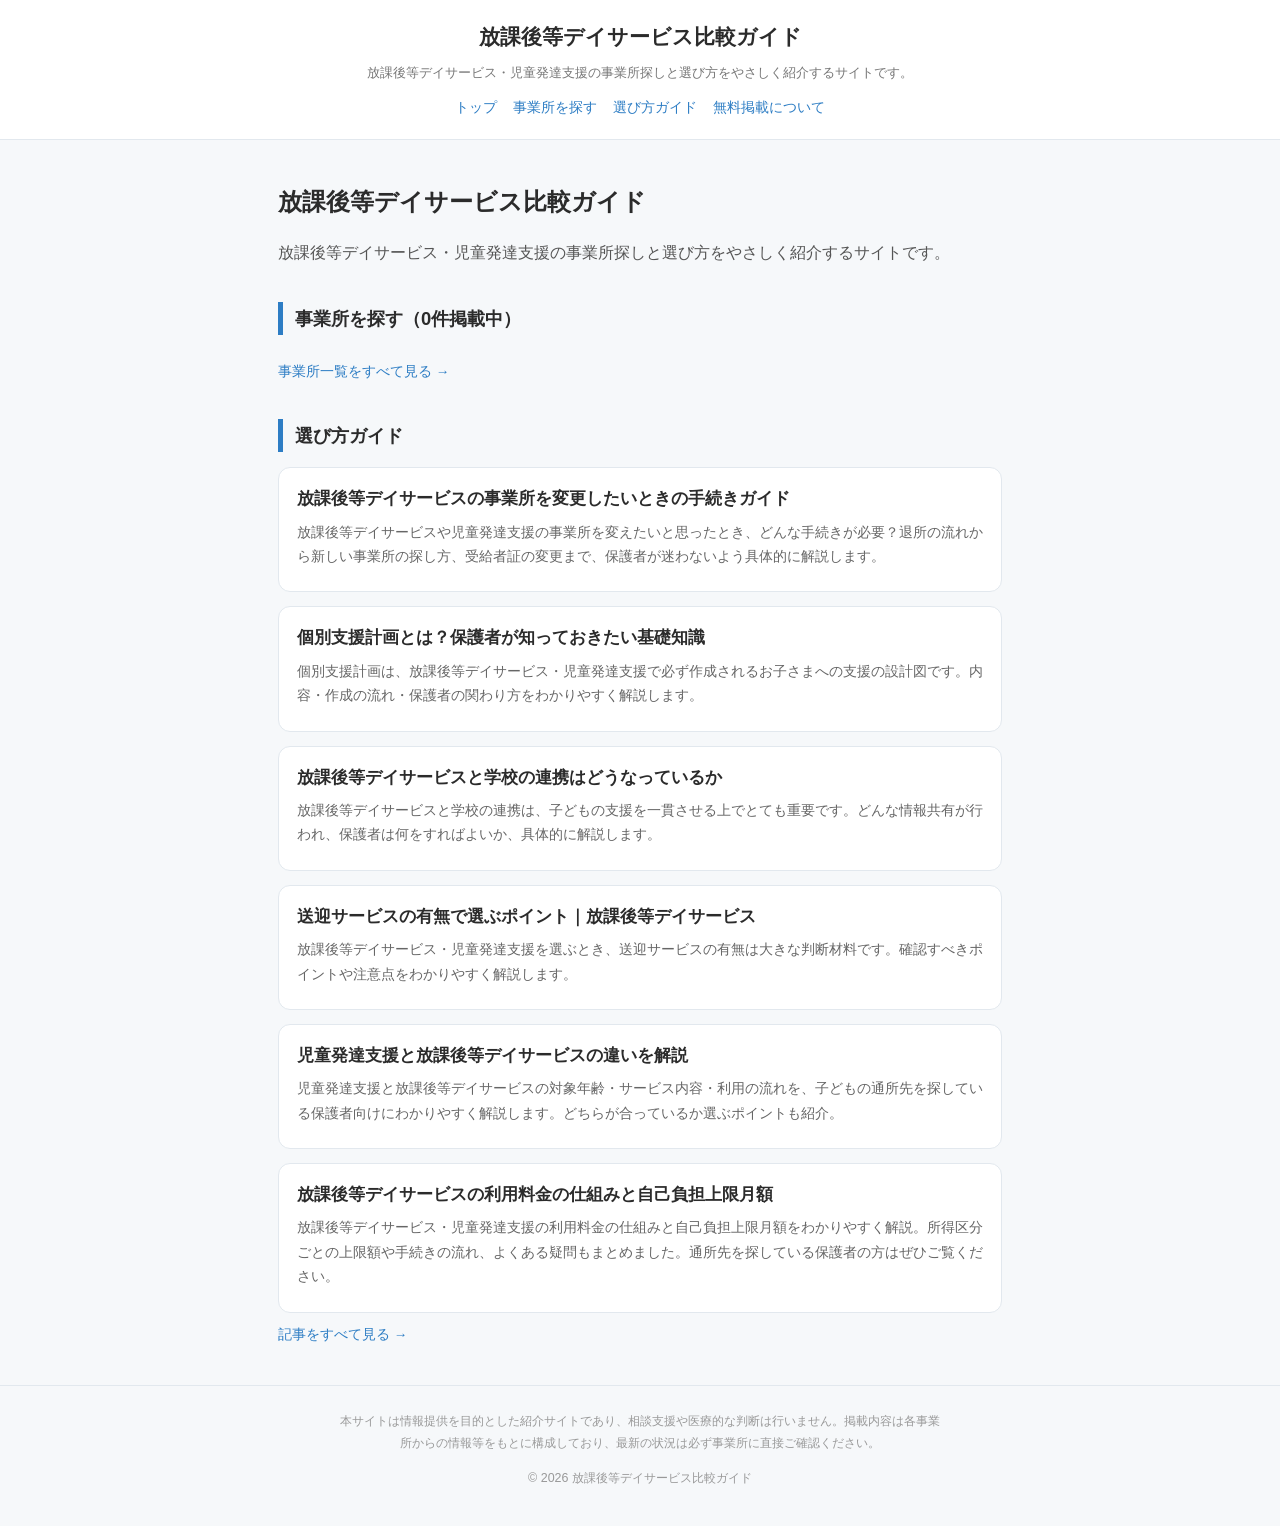
<file: docs/index.html>
<!DOCTYPE html>
<html lang="ja">
<head>
<meta charset="utf-8">
<meta name="viewport" content="width=device-width, initial-scale=1">
<title>放課後等デイサービス比較ガイド</title>
<meta name="description" content="放課後等デイサービス・児童発達支援の事業所探しと選び方をやさしく紹介するサイトです。">
<meta name="robots" content="index,follow">
<link rel="canonical" href="https://ham225.github.io/houkago-day-guide/">
<meta property="og:title" content="放課後等デイサービス比較ガイド">
<meta property="og:description" content="放課後等デイサービス・児童発達支援の事業所探しと選び方をやさしく紹介するサイトです。">
<meta property="og:type" content="article">
<meta property="og:site_name" content="放課後等デイサービス比較ガイド">
<link rel="stylesheet" href="style.css">
<script type="application/ld+json">{"@context": "https://schema.org", "@type": "WebSite", "name": "放課後等デイサービス比較ガイド", "description": "放課後等デイサービス・児童発達支援の事業所探しと選び方をやさしく紹介するサイトです。", "url": "https://ham225.github.io/houkago-day-guide/", "inLanguage": "ja"}</script>
<!-- AdSense用: 審査通過後にここへ広告コードを貼る -->
</head>
<body>
<header class="site-header">
  <a class="site-title" href="index.html">放課後等デイサービス比較ガイド</a>
  <p class="site-tagline">放課後等デイサービス・児童発達支援の事業所探しと選び方をやさしく紹介するサイトです。</p>
  <nav class="site-nav">
    <a href="index.html">トップ</a>
    <a href="facilities.html">事業所を探す</a>
    <a href="articles.html">選び方ガイド</a>
    <a href="about-listing.html">無料掲載について</a>
  </nav>
</header>
<main class="container">

<h1 class="index-h1">放課後等デイサービス比較ガイド</h1>
<p class="index-lead">放課後等デイサービス・児童発達支援の事業所探しと選び方をやさしく紹介するサイトです。</p>

<section>
  <h2 class="section-h2">事業所を探す（0件掲載中）</h2>
  <ul class="card-list">
  </ul>
  <p class="more"><a href="facilities.html">事業所一覧をすべて見る →</a></p>
</section>

<section>
  <h2 class="section-h2">選び方ガイド</h2>
  <ul class="card-list">
  <li class="card">
    <a href="post-010.html">
      <span class="card-title">放課後等デイサービスの事業所を変更したいときの手続きガイド</span>
      <span class="card-desc">放課後等デイサービスや児童発達支援の事業所を変えたいと思ったとき、どんな手続きが必要？退所の流れから新しい事業所の探し方、受給者証の変更まで、保護者が迷わないよう具体的に解説します。</span>
    </a>
  </li>
  <li class="card">
    <a href="post-009.html">
      <span class="card-title">個別支援計画とは？保護者が知っておきたい基礎知識</span>
      <span class="card-desc">個別支援計画は、放課後等デイサービス・児童発達支援で必ず作成されるお子さまへの支援の設計図です。内容・作成の流れ・保護者の関わり方をわかりやすく解説します。</span>
    </a>
  </li>
  <li class="card">
    <a href="post-008.html">
      <span class="card-title">放課後等デイサービスと学校の連携はどうなっているか</span>
      <span class="card-desc">放課後等デイサービスと学校の連携は、子どもの支援を一貫させる上でとても重要です。どんな情報共有が行われ、保護者は何をすればよいか、具体的に解説します。</span>
    </a>
  </li>
  <li class="card">
    <a href="post-007.html">
      <span class="card-title">送迎サービスの有無で選ぶポイント｜放課後等デイサービス</span>
      <span class="card-desc">放課後等デイサービス・児童発達支援を選ぶとき、送迎サービスの有無は大きな判断材料です。確認すべきポイントや注意点をわかりやすく解説します。</span>
    </a>
  </li>
  <li class="card">
    <a href="post-006.html">
      <span class="card-title">児童発達支援と放課後等デイサービスの違いを解説</span>
      <span class="card-desc">児童発達支援と放課後等デイサービスの対象年齢・サービス内容・利用の流れを、子どもの通所先を探している保護者向けにわかりやすく解説します。どちらが合っているか選ぶポイントも紹介。</span>
    </a>
  </li>
  <li class="card">
    <a href="post-005.html">
      <span class="card-title">放課後等デイサービスの利用料金の仕組みと自己負担上限月額</span>
      <span class="card-desc">放課後等デイサービス・児童発達支援の利用料金の仕組みと自己負担上限月額をわかりやすく解説。所得区分ごとの上限額や手続きの流れ、よくある疑問もまとめました。通所先を探している保護者の方はぜひご覧ください。</span>
    </a>
  </li>
  </ul>
  <p class="more"><a href="articles.html">記事をすべて見る →</a></p>
</section>

</main>
<footer class="site-footer">
  <p class="disclaimer">本サイトは情報提供を目的とした紹介サイトであり、相談支援や医療的な判断は行いません。掲載内容は各事業所からの情報等をもとに構成しており、最新の状況は必ず事業所に直接ご確認ください。</p>
  <p>&copy; 2026 放課後等デイサービス比較ガイド</p>
</footer>
</body>
</html>
</file>
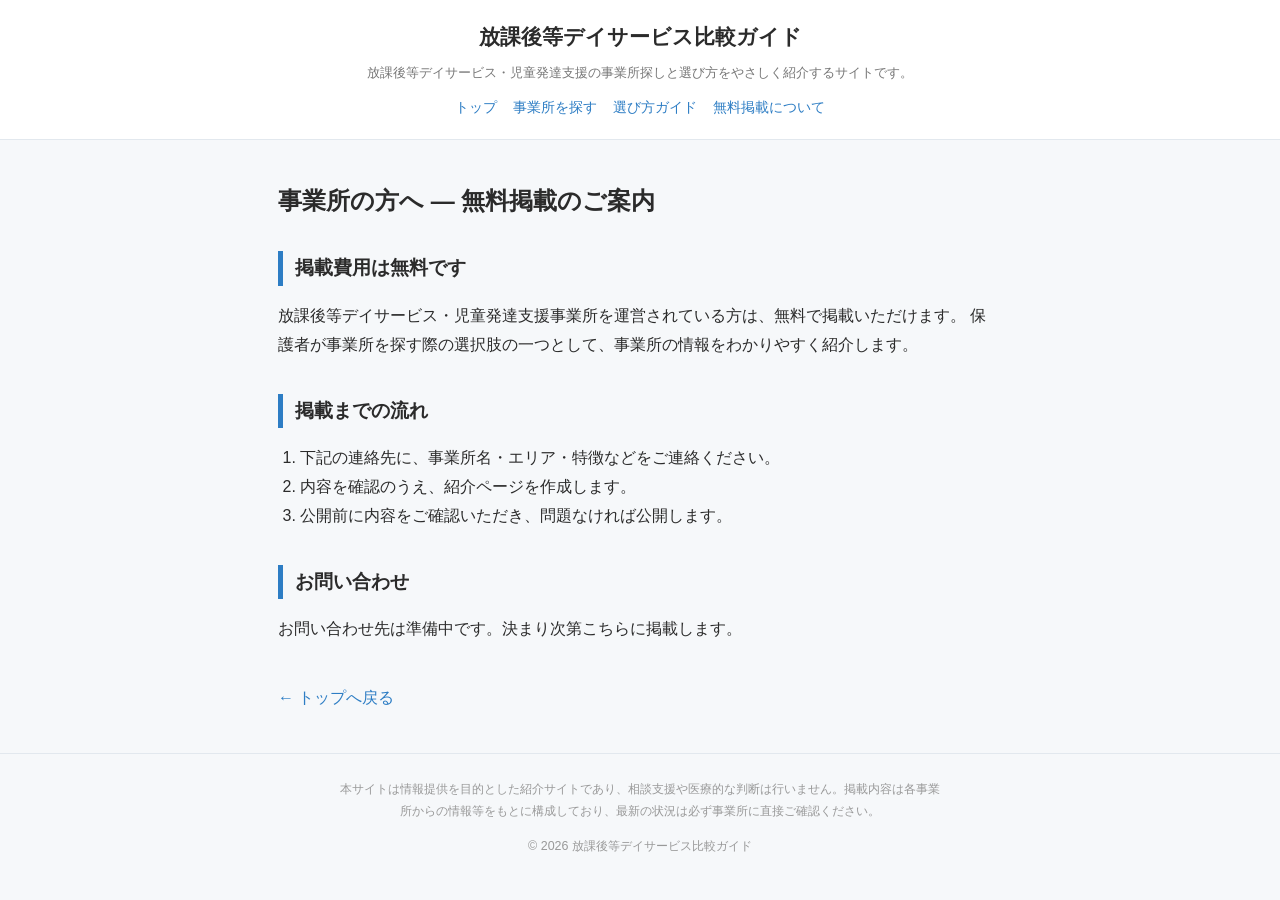
<file: docs/about-listing.html>
<!DOCTYPE html>
<html lang="ja">
<head>
<meta charset="utf-8">
<meta name="viewport" content="width=device-width, initial-scale=1">
<title>無料掲載のご案内 | 放課後等デイサービス比較ガイド</title>
<meta name="description" content="放課後等デイサービス事業所向けの無料掲載案内ページです。">
<meta name="robots" content="index,follow">
<link rel="canonical" href="https://ham225.github.io/houkago-day-guide/about-listing.html">
<meta property="og:title" content="無料掲載のご案内 | 放課後等デイサービス比較ガイド">
<meta property="og:description" content="放課後等デイサービス事業所向けの無料掲載案内ページです。">
<meta property="og:type" content="article">
<meta property="og:site_name" content="放課後等デイサービス比較ガイド">
<link rel="stylesheet" href="style.css">
<!-- AdSense用: 審査通過後にここへ広告コードを貼る -->
</head>
<body>
<header class="site-header">
  <a class="site-title" href="index.html">放課後等デイサービス比較ガイド</a>
  <p class="site-tagline">放課後等デイサービス・児童発達支援の事業所探しと選び方をやさしく紹介するサイトです。</p>
  <nav class="site-nav">
    <a href="index.html">トップ</a>
    <a href="facilities.html">事業所を探す</a>
    <a href="articles.html">選び方ガイド</a>
    <a href="about-listing.html">無料掲載について</a>
  </nav>
</header>
<main class="container">

<article>
  <h1>事業所の方へ ― 無料掲載のご案内</h1>
  <div class="article-body">
    <h2>掲載費用は無料です</h2>
    <p>放課後等デイサービス・児童発達支援事業所を運営されている方は、無料で掲載いただけます。
    保護者が事業所を探す際の選択肢の一つとして、事業所の情報をわかりやすく紹介します。</p>
    <h2>掲載までの流れ</h2>
    <ol>
      <li>下記の連絡先に、事業所名・エリア・特徴などをご連絡ください。</li>
      <li>内容を確認のうえ、紹介ページを作成します。</li>
      <li>公開前に内容をご確認いただき、問題なければ公開します。</li>
    </ol>
    <h2>お問い合わせ</h2>
    <p>お問い合わせ先は準備中です。決まり次第こちらに掲載します。</p>
  </div>
  <p class="back"><a href="index.html">← トップへ戻る</a></p>
</article>

</main>
<footer class="site-footer">
  <p class="disclaimer">本サイトは情報提供を目的とした紹介サイトであり、相談支援や医療的な判断は行いません。掲載内容は各事業所からの情報等をもとに構成しており、最新の状況は必ず事業所に直接ご確認ください。</p>
  <p>&copy; 2026 放課後等デイサービス比較ガイド</p>
</footer>
</body>
</html>
</file>
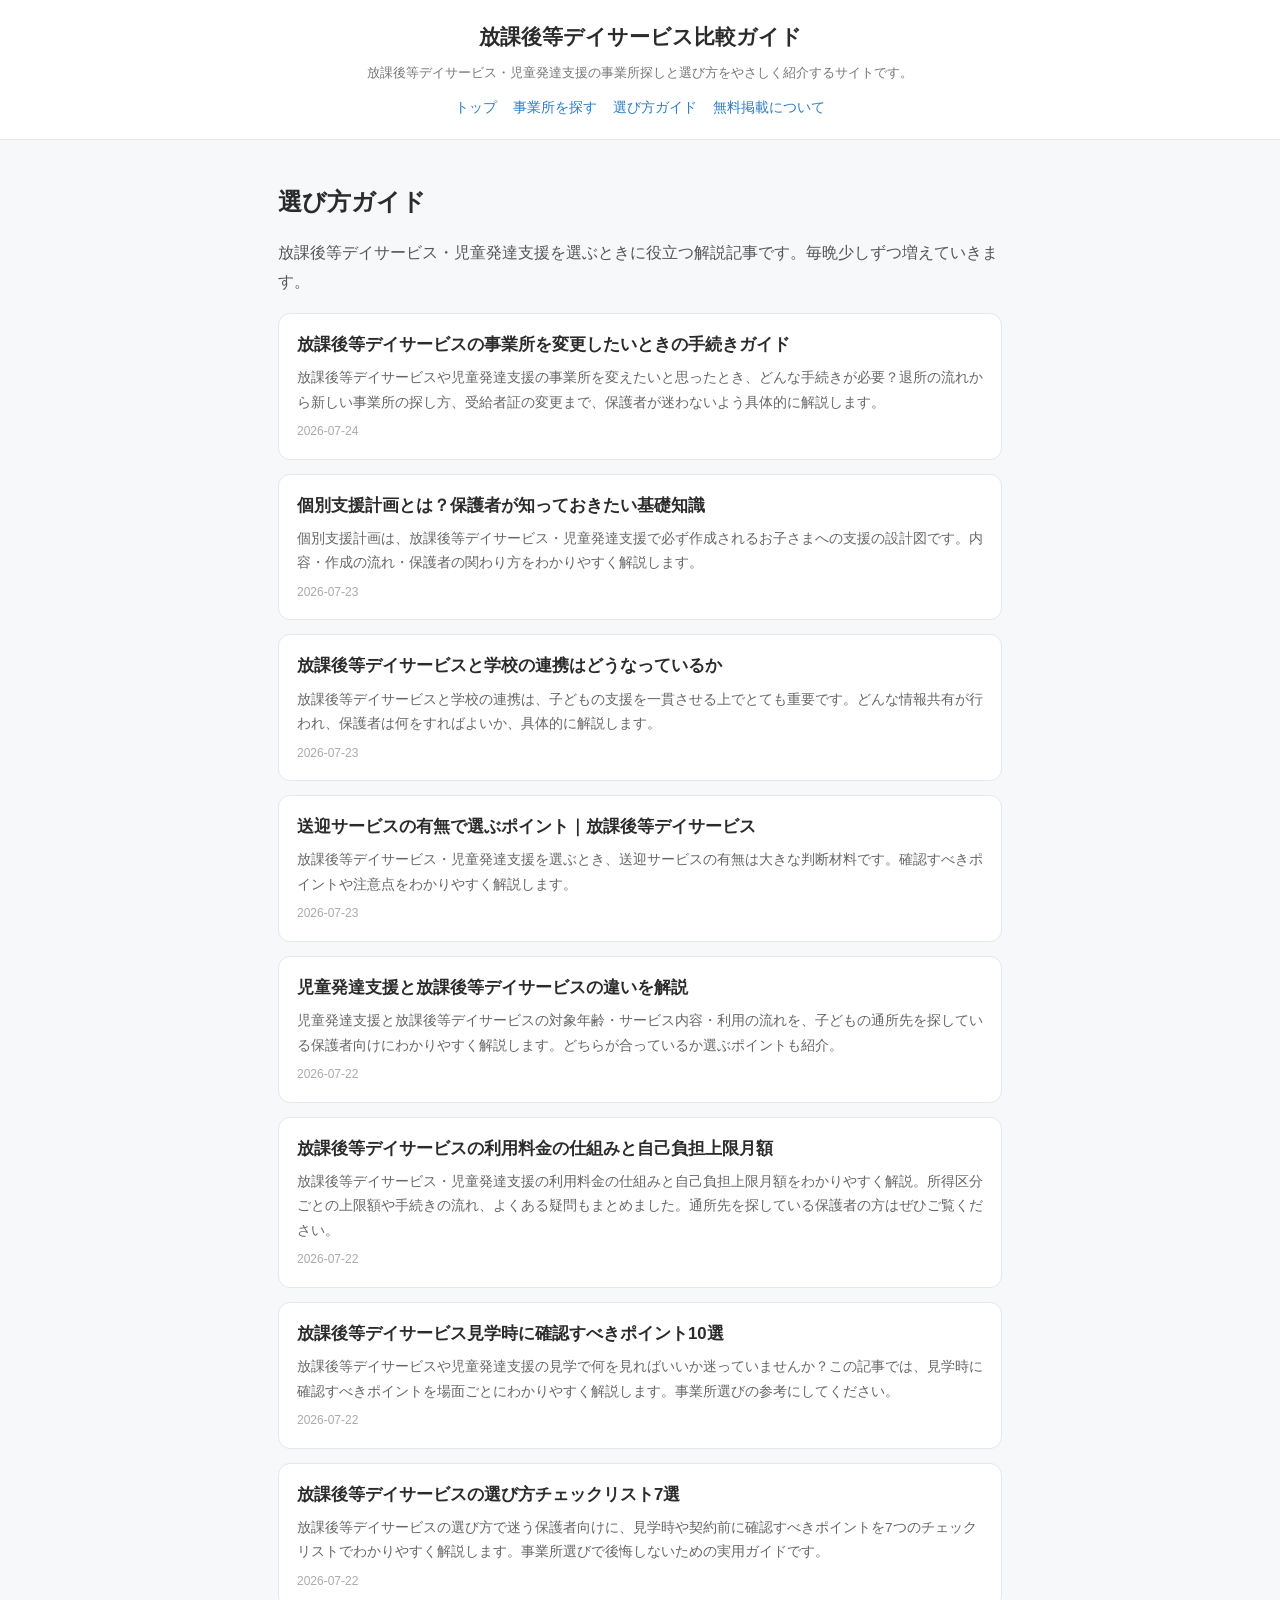
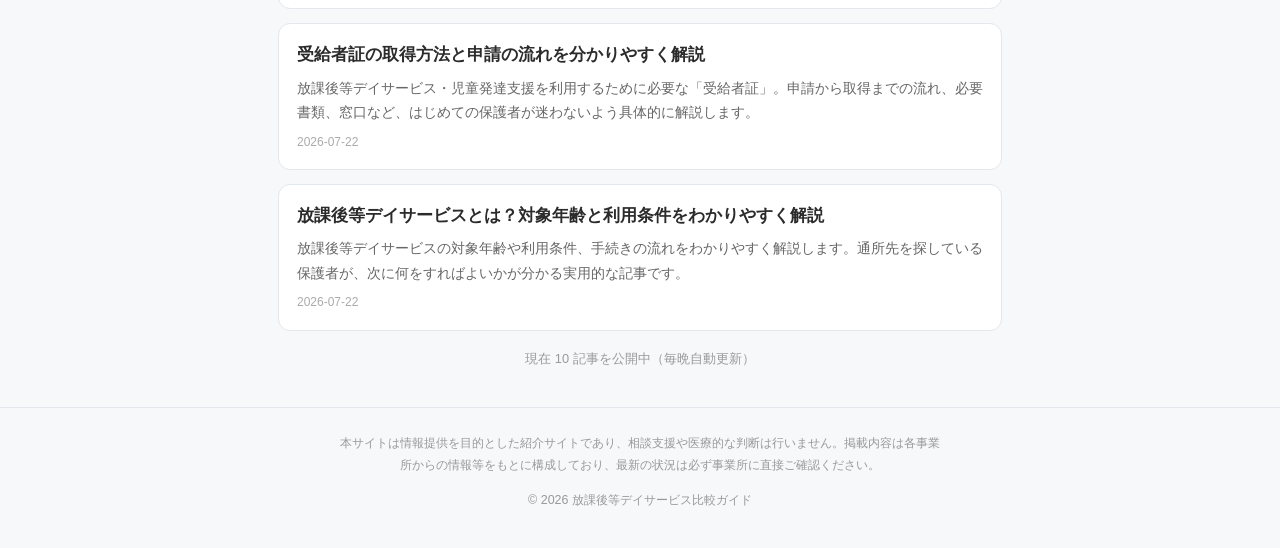
<file: docs/articles.html>
<!DOCTYPE html>
<html lang="ja">
<head>
<meta charset="utf-8">
<meta name="viewport" content="width=device-width, initial-scale=1">
<title>選び方ガイド | 放課後等デイサービス比較ガイド</title>
<meta name="description" content="放課後等デイサービスの選び方や制度について解説する記事の一覧です。">
<meta name="robots" content="index,follow">
<link rel="canonical" href="https://ham225.github.io/houkago-day-guide/articles.html">
<meta property="og:title" content="選び方ガイド | 放課後等デイサービス比較ガイド">
<meta property="og:description" content="放課後等デイサービスの選び方や制度について解説する記事の一覧です。">
<meta property="og:type" content="article">
<meta property="og:site_name" content="放課後等デイサービス比較ガイド">
<link rel="stylesheet" href="style.css">
<!-- AdSense用: 審査通過後にここへ広告コードを貼る -->
</head>
<body>
<header class="site-header">
  <a class="site-title" href="index.html">放課後等デイサービス比較ガイド</a>
  <p class="site-tagline">放課後等デイサービス・児童発達支援の事業所探しと選び方をやさしく紹介するサイトです。</p>
  <nav class="site-nav">
    <a href="index.html">トップ</a>
    <a href="facilities.html">事業所を探す</a>
    <a href="articles.html">選び方ガイド</a>
    <a href="about-listing.html">無料掲載について</a>
  </nav>
</header>
<main class="container">

<h1 class="index-h1">選び方ガイド</h1>
<p class="index-lead">放課後等デイサービス・児童発達支援を選ぶときに役立つ解説記事です。毎晩少しずつ増えていきます。</p>
<ul class="card-list">
  <li class="card">
    <a href="post-010.html">
      <span class="card-title">放課後等デイサービスの事業所を変更したいときの手続きガイド</span>
      <span class="card-desc">放課後等デイサービスや児童発達支援の事業所を変えたいと思ったとき、どんな手続きが必要？退所の流れから新しい事業所の探し方、受給者証の変更まで、保護者が迷わないよう具体的に解説します。</span>
      <span class="card-date">2026-07-24</span>
    </a>
  </li>
  <li class="card">
    <a href="post-009.html">
      <span class="card-title">個別支援計画とは？保護者が知っておきたい基礎知識</span>
      <span class="card-desc">個別支援計画は、放課後等デイサービス・児童発達支援で必ず作成されるお子さまへの支援の設計図です。内容・作成の流れ・保護者の関わり方をわかりやすく解説します。</span>
      <span class="card-date">2026-07-23</span>
    </a>
  </li>
  <li class="card">
    <a href="post-008.html">
      <span class="card-title">放課後等デイサービスと学校の連携はどうなっているか</span>
      <span class="card-desc">放課後等デイサービスと学校の連携は、子どもの支援を一貫させる上でとても重要です。どんな情報共有が行われ、保護者は何をすればよいか、具体的に解説します。</span>
      <span class="card-date">2026-07-23</span>
    </a>
  </li>
  <li class="card">
    <a href="post-007.html">
      <span class="card-title">送迎サービスの有無で選ぶポイント｜放課後等デイサービス</span>
      <span class="card-desc">放課後等デイサービス・児童発達支援を選ぶとき、送迎サービスの有無は大きな判断材料です。確認すべきポイントや注意点をわかりやすく解説します。</span>
      <span class="card-date">2026-07-23</span>
    </a>
  </li>
  <li class="card">
    <a href="post-006.html">
      <span class="card-title">児童発達支援と放課後等デイサービスの違いを解説</span>
      <span class="card-desc">児童発達支援と放課後等デイサービスの対象年齢・サービス内容・利用の流れを、子どもの通所先を探している保護者向けにわかりやすく解説します。どちらが合っているか選ぶポイントも紹介。</span>
      <span class="card-date">2026-07-22</span>
    </a>
  </li>
  <li class="card">
    <a href="post-005.html">
      <span class="card-title">放課後等デイサービスの利用料金の仕組みと自己負担上限月額</span>
      <span class="card-desc">放課後等デイサービス・児童発達支援の利用料金の仕組みと自己負担上限月額をわかりやすく解説。所得区分ごとの上限額や手続きの流れ、よくある疑問もまとめました。通所先を探している保護者の方はぜひご覧ください。</span>
      <span class="card-date">2026-07-22</span>
    </a>
  </li>
  <li class="card">
    <a href="post-004.html">
      <span class="card-title">放課後等デイサービス見学時に確認すべきポイント10選</span>
      <span class="card-desc">放課後等デイサービスや児童発達支援の見学で何を見ればいいか迷っていませんか？この記事では、見学時に確認すべきポイントを場面ごとにわかりやすく解説します。事業所選びの参考にしてください。</span>
      <span class="card-date">2026-07-22</span>
    </a>
  </li>
  <li class="card">
    <a href="post-003.html">
      <span class="card-title">放課後等デイサービスの選び方チェックリスト7選</span>
      <span class="card-desc">放課後等デイサービスの選び方で迷う保護者向けに、見学時や契約前に確認すべきポイントを7つのチェックリストでわかりやすく解説します。事業所選びで後悔しないための実用ガイドです。</span>
      <span class="card-date">2026-07-22</span>
    </a>
  </li>
  <li class="card">
    <a href="post-002.html">
      <span class="card-title">受給者証の取得方法と申請の流れを分かりやすく解説</span>
      <span class="card-desc">放課後等デイサービス・児童発達支援を利用するために必要な「受給者証」。申請から取得までの流れ、必要書類、窓口など、はじめての保護者が迷わないよう具体的に解説します。</span>
      <span class="card-date">2026-07-22</span>
    </a>
  </li>
  <li class="card">
    <a href="post-001.html">
      <span class="card-title">放課後等デイサービスとは？対象年齢と利用条件をわかりやすく解説</span>
      <span class="card-desc">放課後等デイサービスの対象年齢や利用条件、手続きの流れをわかりやすく解説します。通所先を探している保護者が、次に何をすればよいかが分かる実用的な記事です。</span>
      <span class="card-date">2026-07-22</span>
    </a>
  </li>
</ul>
<p class="count">現在 10 記事を公開中（毎晩自動更新）</p>

</main>
<footer class="site-footer">
  <p class="disclaimer">本サイトは情報提供を目的とした紹介サイトであり、相談支援や医療的な判断は行いません。掲載内容は各事業所からの情報等をもとに構成しており、最新の状況は必ず事業所に直接ご確認ください。</p>
  <p>&copy; 2026 放課後等デイサービス比較ガイド</p>
</footer>
</body>
</html>
</file>
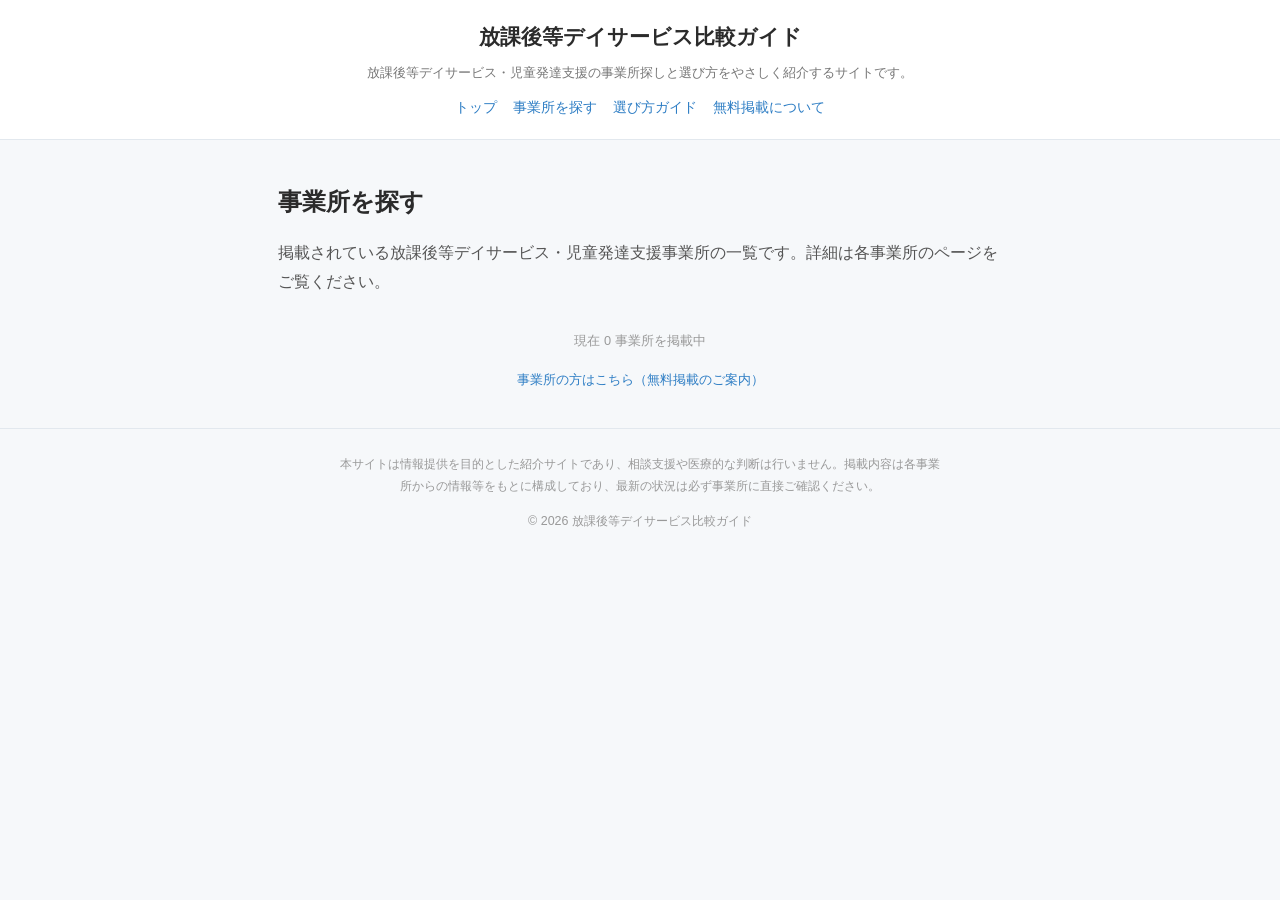
<file: docs/facilities.html>
<!DOCTYPE html>
<html lang="ja">
<head>
<meta charset="utf-8">
<meta name="viewport" content="width=device-width, initial-scale=1">
<title>事業所を探す | 放課後等デイサービス比較ガイド</title>
<meta name="description" content="放課後等デイサービス・児童発達支援事業所の一覧ページです。">
<meta name="robots" content="index,follow">
<link rel="canonical" href="https://ham225.github.io/houkago-day-guide/facilities.html">
<meta property="og:title" content="事業所を探す | 放課後等デイサービス比較ガイド">
<meta property="og:description" content="放課後等デイサービス・児童発達支援事業所の一覧ページです。">
<meta property="og:type" content="article">
<meta property="og:site_name" content="放課後等デイサービス比較ガイド">
<link rel="stylesheet" href="style.css">
<!-- AdSense用: 審査通過後にここへ広告コードを貼る -->
</head>
<body>
<header class="site-header">
  <a class="site-title" href="index.html">放課後等デイサービス比較ガイド</a>
  <p class="site-tagline">放課後等デイサービス・児童発達支援の事業所探しと選び方をやさしく紹介するサイトです。</p>
  <nav class="site-nav">
    <a href="index.html">トップ</a>
    <a href="facilities.html">事業所を探す</a>
    <a href="articles.html">選び方ガイド</a>
    <a href="about-listing.html">無料掲載について</a>
  </nav>
</header>
<main class="container">

<h1 class="index-h1">事業所を探す</h1>
<p class="index-lead">掲載されている放課後等デイサービス・児童発達支援事業所の一覧です。詳細は各事業所のページをご覧ください。</p>
<ul class="card-list">
</ul>
<p class="count">現在 0 事業所を掲載中</p>
<p class="count"><a href="about-listing.html">事業所の方はこちら（無料掲載のご案内）</a></p>

</main>
<footer class="site-footer">
  <p class="disclaimer">本サイトは情報提供を目的とした紹介サイトであり、相談支援や医療的な判断は行いません。掲載内容は各事業所からの情報等をもとに構成しており、最新の状況は必ず事業所に直接ご確認ください。</p>
  <p>&copy; 2026 放課後等デイサービス比較ガイド</p>
</footer>
</body>
</html>
</file>
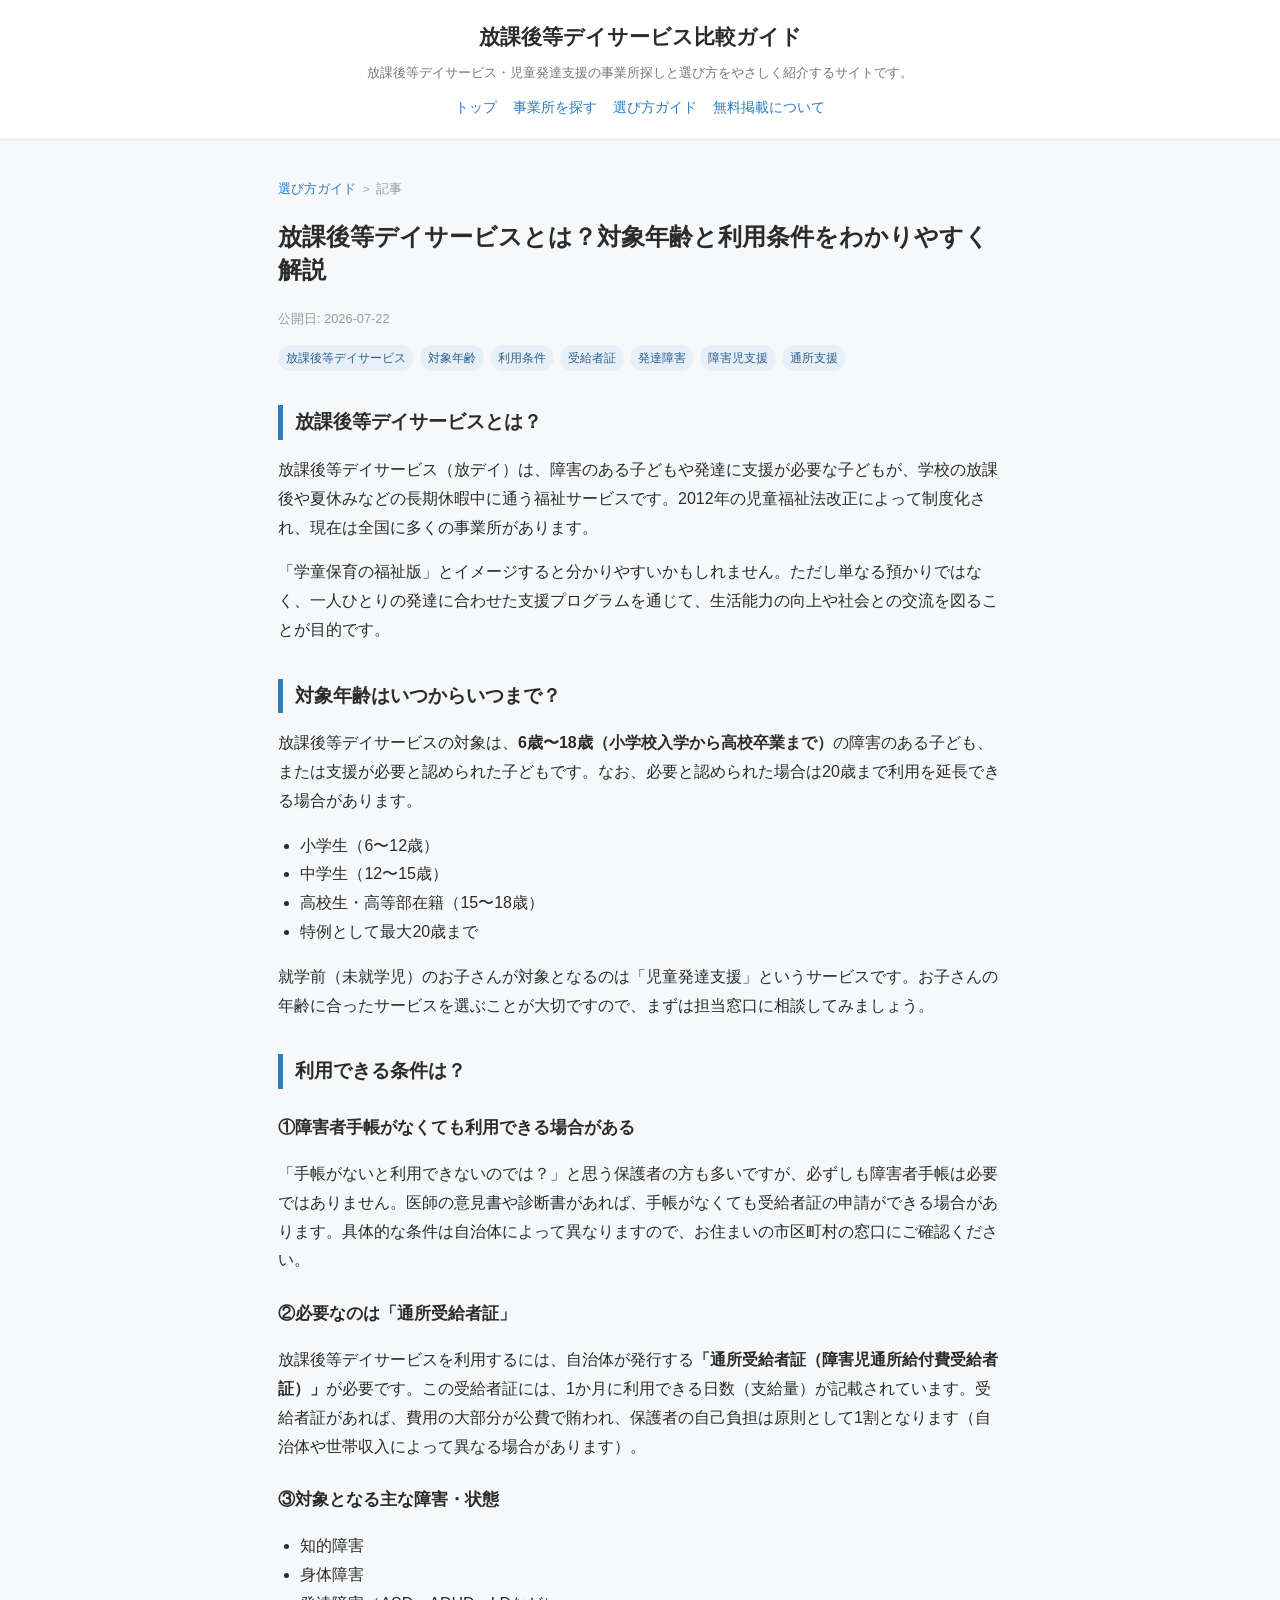
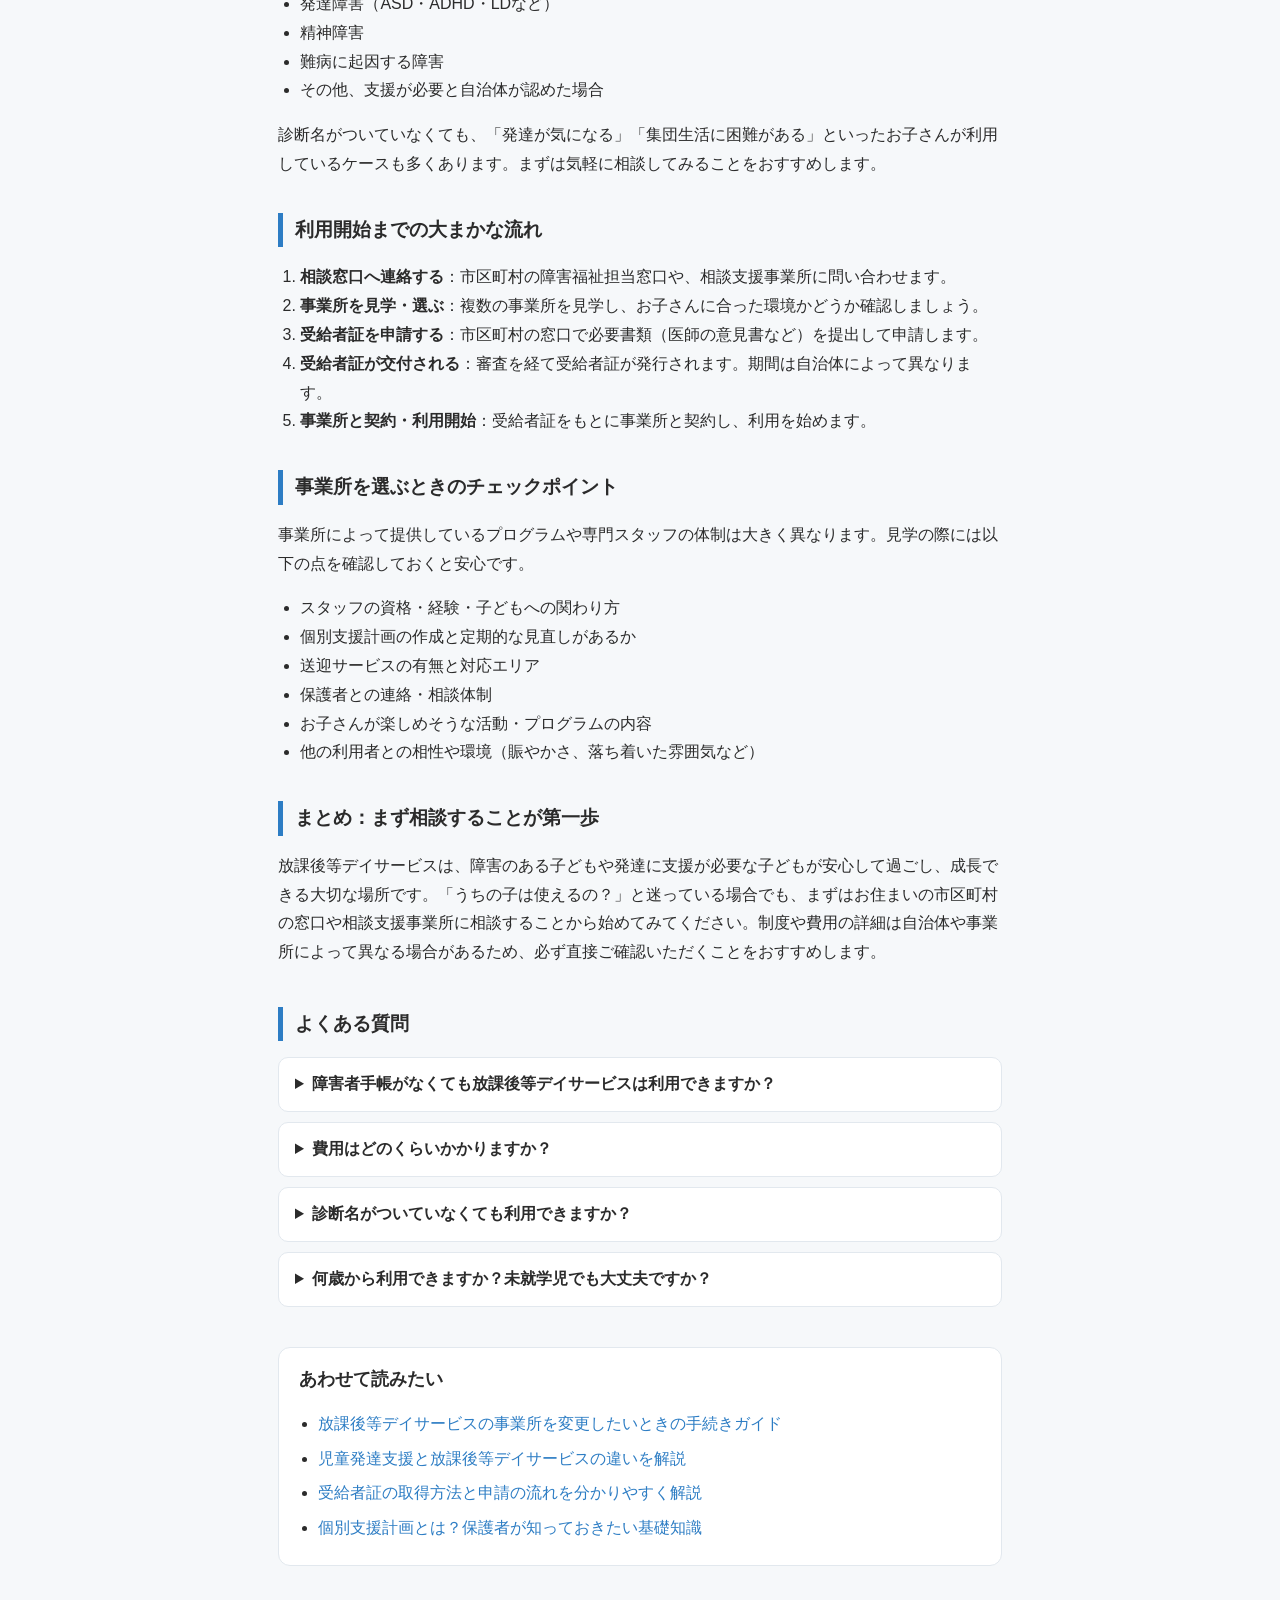
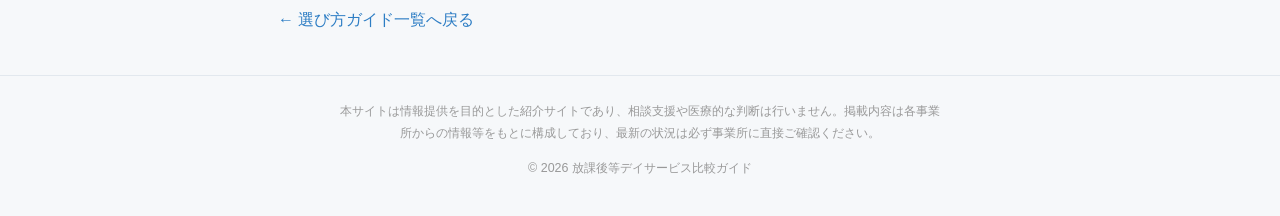
<file: docs/post-001.html>
<!DOCTYPE html>
<html lang="ja">
<head>
<meta charset="utf-8">
<meta name="viewport" content="width=device-width, initial-scale=1">
<title>放課後等デイサービスとは？対象年齢と利用条件をわかりやすく解説</title>
<meta name="description" content="放課後等デイサービスの対象年齢や利用条件、手続きの流れをわかりやすく解説します。通所先を探している保護者が、次に何をすればよいかが分かる実用的な記事です。">
<meta name="robots" content="index,follow">
<link rel="canonical" href="https://ham225.github.io/houkago-day-guide/post-001.html">
<meta property="og:title" content="放課後等デイサービスとは？対象年齢と利用条件をわかりやすく解説">
<meta property="og:description" content="放課後等デイサービスの対象年齢や利用条件、手続きの流れをわかりやすく解説します。通所先を探している保護者が、次に何をすればよいかが分かる実用的な記事です。">
<meta property="og:type" content="article">
<meta property="og:site_name" content="放課後等デイサービス比較ガイド">
<link rel="stylesheet" href="style.css">
<script type="application/ld+json">{"@context": "https://schema.org", "@type": "Article", "headline": "放課後等デイサービスとは？対象年齢と利用条件をわかりやすく解説", "description": "放課後等デイサービスの対象年齢や利用条件、手続きの流れをわかりやすく解説します。通所先を探している保護者が、次に何をすればよいかが分かる実用的な記事です。", "datePublished": "2026-07-22", "dateModified": "2026-07-22", "author": {"@type": "Organization", "name": "放課後等デイサービス比較ガイド編集部"}, "publisher": {"@type": "Organization", "name": "放課後等デイサービス比較ガイド"}, "mainEntityOfPage": "https://ham225.github.io/houkago-day-guide/post-001.html", "inLanguage": "ja"}</script>
<script type="application/ld+json">{"@context": "https://schema.org", "@type": "HowTo", "name": "放課後等デイサービスとは？対象年齢と利用条件をわかりやすく解説", "description": "放課後等デイサービスの対象年齢や利用条件、手続きの流れをわかりやすく解説します。通所先を探している保護者が、次に何をすればよいかが分かる実用的な記事です。", "step": [{"@type": "HowToStep", "position": 1, "name": "窓口に相談する", "text": "まずはお住まいの市区町村の障害福祉担当窓口や相談支援事業所に連絡し、お子さんの状況を相談しましょう。"}, {"@type": "HowToStep", "position": 2, "name": "事業所を見学する", "text": "気になる事業所に連絡して見学を申し込みましょう。複数の事業所を見比べることで、お子さんに合った環境が見つかりやすくなります。"}, {"@type": "HowToStep", "position": 3, "name": "受給者証を申請する", "text": "市区町村の窓口で通所受給者証を申請します。医師の意見書など必要書類は事前に確認しておきましょう。"}, {"@type": "HowToStep", "position": 4, "name": "受給者証の交付を待つ", "text": "審査が通ると受給者証が交付されます。交付までの期間は自治体によって異なりますので、窓口で確認してください。"}, {"@type": "HowToStep", "position": 5, "name": "事業所と契約して利用開始", "text": "受給者証をもとに事業所と正式に契約し、個別支援計画を作成してもらったうえで利用を開始します。"}]}</script>
<script type="application/ld+json">{"@context": "https://schema.org", "@type": "FAQPage", "mainEntity": [{"@type": "Question", "name": "障害者手帳がなくても放課後等デイサービスは利用できますか？", "acceptedAnswer": {"@type": "Answer", "text": "はい、障害者手帳がなくても医師の意見書や診断書があれば受給者証を申請できる場合があります。ただし条件は自治体によって異なるため、お住まいの市区町村の窓口にご確認ください。"}}, {"@type": "Question", "name": "費用はどのくらいかかりますか？", "acceptedAnswer": {"@type": "Answer", "text": "原則として利用料の1割が自己負担となりますが、世帯の収入状況に応じて月額上限額が設定されています。無償または減額になるケースもあり、詳細は自治体や事業所によって異なります。"}}, {"@type": "Question", "name": "診断名がついていなくても利用できますか？", "acceptedAnswer": {"@type": "Answer", "text": "「発達が気になる」「集団生活が難しい」といったお子さんでも、自治体が支援の必要性を認めれば利用できる場合があります。まずは相談窓口に相談することをおすすめします。"}}, {"@type": "Question", "name": "何歳から利用できますか？未就学児でも大丈夫ですか？", "acceptedAnswer": {"@type": "Answer", "text": "放課後等デイサービスの対象は小学校入学以降（原則6歳〜）です。未就学のお子さんには「児童発達支援」という別のサービスがありますので、そちらをご検討ください。"}}]}</script>
<!-- AdSense用: 審査通過後にここへ広告コードを貼る -->
</head>
<body>
<header class="site-header">
  <a class="site-title" href="index.html">放課後等デイサービス比較ガイド</a>
  <p class="site-tagline">放課後等デイサービス・児童発達支援の事業所探しと選び方をやさしく紹介するサイトです。</p>
  <nav class="site-nav">
    <a href="index.html">トップ</a>
    <a href="facilities.html">事業所を探す</a>
    <a href="articles.html">選び方ガイド</a>
    <a href="about-listing.html">無料掲載について</a>
  </nav>
</header>
<main class="container">

<article>
  <p class="crumb"><a href="articles.html">選び方ガイド</a> ＞ 記事</p>
  <h1>放課後等デイサービスとは？対象年齢と利用条件をわかりやすく解説</h1>
  <p class="meta">公開日: 2026-07-22</p>
  <div class="tags"><span class="tag">放課後等デイサービス</span><span class="tag">対象年齢</span><span class="tag">利用条件</span><span class="tag">受給者証</span><span class="tag">発達障害</span><span class="tag">障害児支援</span><span class="tag">通所支援</span></div>
  <div class="article-body">
  <h2>放課後等デイサービスとは？</h2><p>放課後等デイサービス（放デイ）は、障害のある子どもや発達に支援が必要な子どもが、学校の放課後や夏休みなどの長期休暇中に通う福祉サービスです。2012年の児童福祉法改正によって制度化され、現在は全国に多くの事業所があります。</p><p>「学童保育の福祉版」とイメージすると分かりやすいかもしれません。ただし単なる預かりではなく、一人ひとりの発達に合わせた支援プログラムを通じて、生活能力の向上や社会との交流を図ることが目的です。</p><h2>対象年齢はいつからいつまで？</h2><p>放課後等デイサービスの対象は、<strong>6歳〜18歳（小学校入学から高校卒業まで）</strong>の障害のある子ども、または支援が必要と認められた子どもです。なお、必要と認められた場合は20歳まで利用を延長できる場合があります。</p><ul><li>小学生（6〜12歳）</li><li>中学生（12〜15歳）</li><li>高校生・高等部在籍（15〜18歳）</li><li>特例として最大20歳まで</li></ul><p>就学前（未就学児）のお子さんが対象となるのは「児童発達支援」というサービスです。お子さんの年齢に合ったサービスを選ぶことが大切ですので、まずは担当窓口に相談してみましょう。</p><h2>利用できる条件は？</h2><h3>①障害者手帳がなくても利用できる場合がある</h3><p>「手帳がないと利用できないのでは？」と思う保護者の方も多いですが、必ずしも障害者手帳は必要ではありません。医師の意見書や診断書があれば、手帳がなくても受給者証の申請ができる場合があります。具体的な条件は自治体によって異なりますので、お住まいの市区町村の窓口にご確認ください。</p><h3>②必要なのは「通所受給者証」</h3><p>放課後等デイサービスを利用するには、自治体が発行する<strong>「通所受給者証（障害児通所給付費受給者証）」</strong>が必要です。この受給者証には、1か月に利用できる日数（支給量）が記載されています。受給者証があれば、費用の大部分が公費で賄われ、保護者の自己負担は原則として1割となります（自治体や世帯収入によって異なる場合があります）。</p><h3>③対象となる主な障害・状態</h3><ul><li>知的障害</li><li>身体障害</li><li>発達障害（ASD・ADHD・LDなど）</li><li>精神障害</li><li>難病に起因する障害</li><li>その他、支援が必要と自治体が認めた場合</li></ul><p>診断名がついていなくても、「発達が気になる」「集団生活に困難がある」といったお子さんが利用しているケースも多くあります。まずは気軽に相談してみることをおすすめします。</p><h2>利用開始までの大まかな流れ</h2><ol><li><strong>相談窓口へ連絡する</strong>：市区町村の障害福祉担当窓口や、相談支援事業所に問い合わせます。</li><li><strong>事業所を見学・選ぶ</strong>：複数の事業所を見学し、お子さんに合った環境かどうか確認しましょう。</li><li><strong>受給者証を申請する</strong>：市区町村の窓口で必要書類（医師の意見書など）を提出して申請します。</li><li><strong>受給者証が交付される</strong>：審査を経て受給者証が発行されます。期間は自治体によって異なります。</li><li><strong>事業所と契約・利用開始</strong>：受給者証をもとに事業所と契約し、利用を始めます。</li></ol><h2>事業所を選ぶときのチェックポイント</h2><p>事業所によって提供しているプログラムや専門スタッフの体制は大きく異なります。見学の際には以下の点を確認しておくと安心です。</p><ul><li>スタッフの資格・経験・子どもへの関わり方</li><li>個別支援計画の作成と定期的な見直しがあるか</li><li>送迎サービスの有無と対応エリア</li><li>保護者との連絡・相談体制</li><li>お子さんが楽しめそうな活動・プログラムの内容</li><li>他の利用者との相性や環境（賑やかさ、落ち着いた雰囲気など）</li></ul><h2>まとめ：まず相談することが第一歩</h2><p>放課後等デイサービスは、障害のある子どもや発達に支援が必要な子どもが安心して過ごし、成長できる大切な場所です。「うちの子は使えるの？」と迷っている場合でも、まずはお住まいの市区町村の窓口や相談支援事業所に相談することから始めてみてください。制度や費用の詳細は自治体や事業所によって異なる場合があるため、必ず直接ご確認いただくことをおすすめします。</p>
  </div>
  <section class='faq'><h2>よくある質問</h2><details class='faq-item'><summary>障害者手帳がなくても放課後等デイサービスは利用できますか？</summary><p>はい、障害者手帳がなくても医師の意見書や診断書があれば受給者証を申請できる場合があります。ただし条件は自治体によって異なるため、お住まいの市区町村の窓口にご確認ください。</p></details><details class='faq-item'><summary>費用はどのくらいかかりますか？</summary><p>原則として利用料の1割が自己負担となりますが、世帯の収入状況に応じて月額上限額が設定されています。無償または減額になるケースもあり、詳細は自治体や事業所によって異なります。</p></details><details class='faq-item'><summary>診断名がついていなくても利用できますか？</summary><p>「発達が気になる」「集団生活が難しい」といったお子さんでも、自治体が支援の必要性を認めれば利用できる場合があります。まずは相談窓口に相談することをおすすめします。</p></details><details class='faq-item'><summary>何歳から利用できますか？未就学児でも大丈夫ですか？</summary><p>放課後等デイサービスの対象は小学校入学以降（原則6歳〜）です。未就学のお子さんには「児童発達支援」という別のサービスがありますので、そちらをご検討ください。</p></details></section>
  <nav class='related'><h2>あわせて読みたい</h2><ul><li><a href='post-010.html'>放課後等デイサービスの事業所を変更したいときの手続きガイド</a></li><li><a href='post-006.html'>児童発達支援と放課後等デイサービスの違いを解説</a></li><li><a href='post-002.html'>受給者証の取得方法と申請の流れを分かりやすく解説</a></li><li><a href='post-009.html'>個別支援計画とは？保護者が知っておきたい基礎知識</a></li></ul></nav>
  <p class="back"><a href="articles.html">← 選び方ガイド一覧へ戻る</a></p>
</article>

</main>
<footer class="site-footer">
  <p class="disclaimer">本サイトは情報提供を目的とした紹介サイトであり、相談支援や医療的な判断は行いません。掲載内容は各事業所からの情報等をもとに構成しており、最新の状況は必ず事業所に直接ご確認ください。</p>
  <p>&copy; 2026 放課後等デイサービス比較ガイド</p>
</footer>
</body>
</html>
</file>
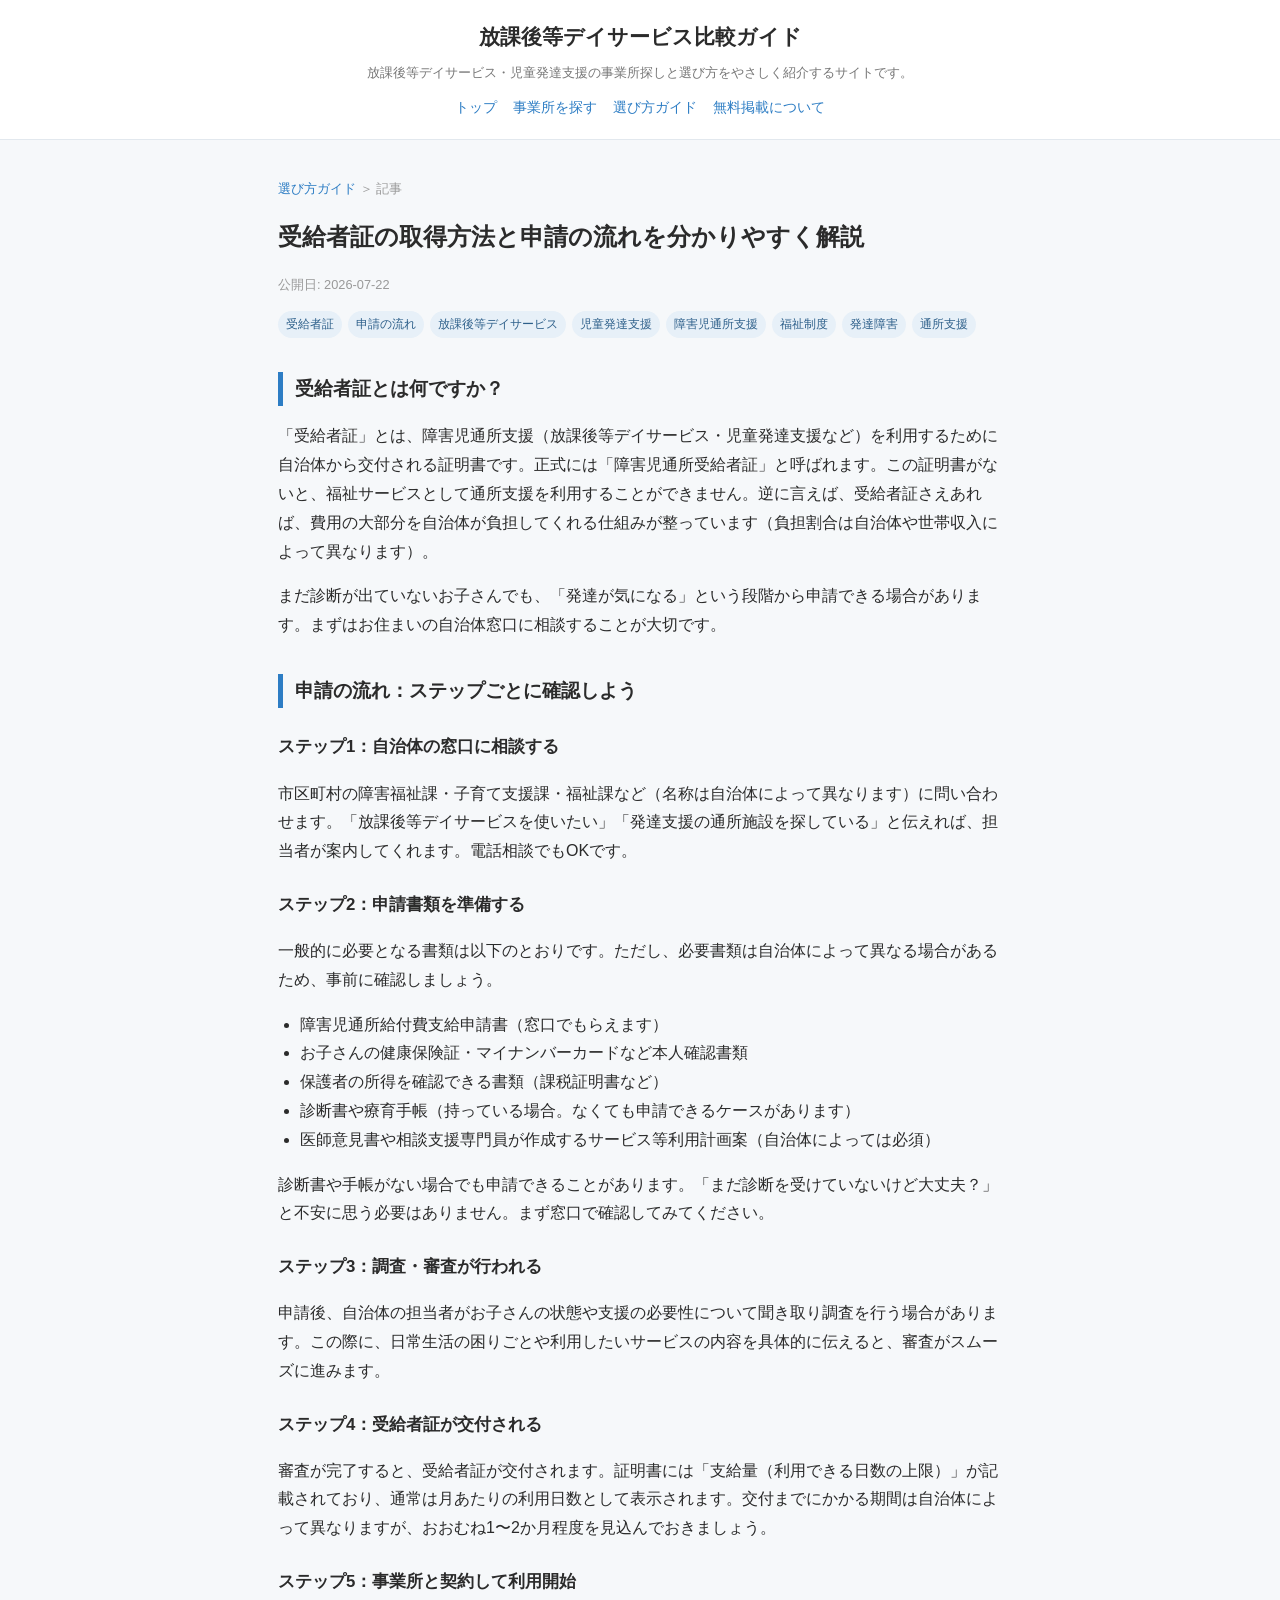
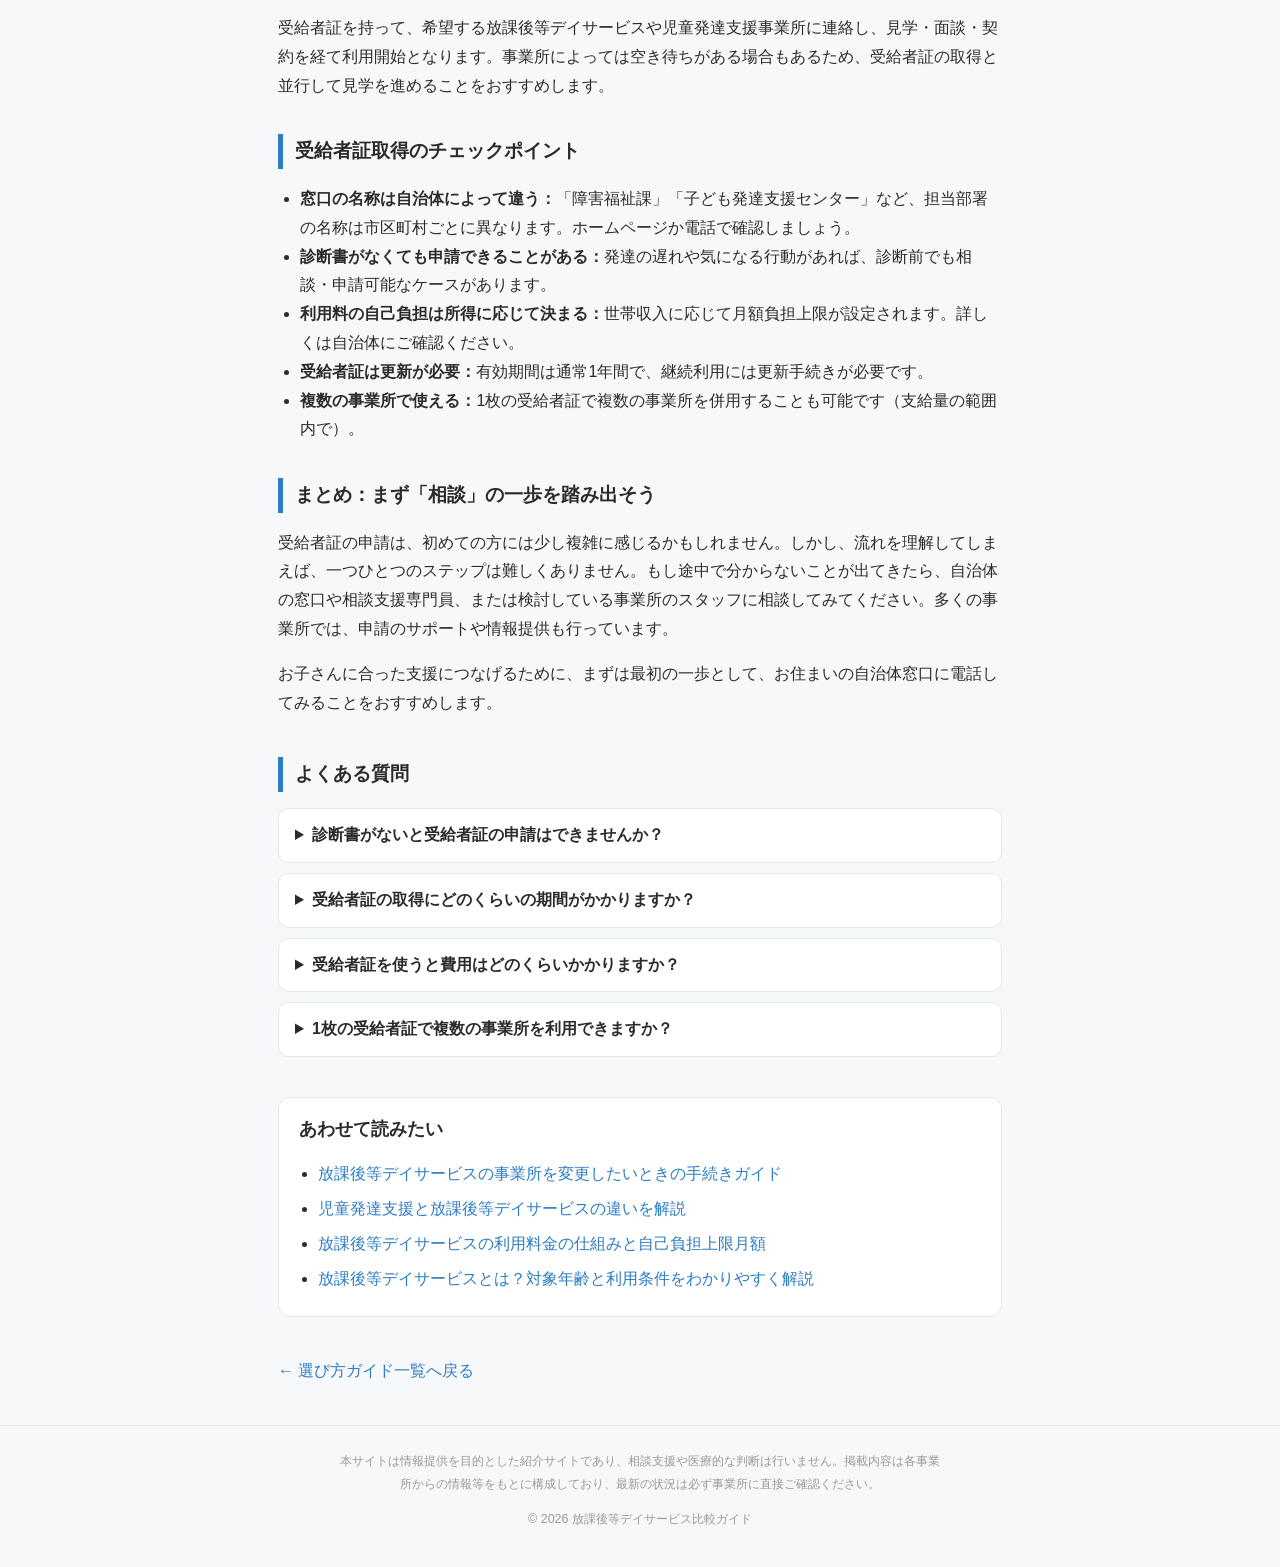
<file: docs/post-002.html>
<!DOCTYPE html>
<html lang="ja">
<head>
<meta charset="utf-8">
<meta name="viewport" content="width=device-width, initial-scale=1">
<title>受給者証の取得方法と申請の流れを分かりやすく解説</title>
<meta name="description" content="放課後等デイサービス・児童発達支援を利用するために必要な「受給者証」。申請から取得までの流れ、必要書類、窓口など、はじめての保護者が迷わないよう具体的に解説します。">
<meta name="robots" content="index,follow">
<link rel="canonical" href="https://ham225.github.io/houkago-day-guide/post-002.html">
<meta property="og:title" content="受給者証の取得方法と申請の流れを分かりやすく解説">
<meta property="og:description" content="放課後等デイサービス・児童発達支援を利用するために必要な「受給者証」。申請から取得までの流れ、必要書類、窓口など、はじめての保護者が迷わないよう具体的に解説します。">
<meta property="og:type" content="article">
<meta property="og:site_name" content="放課後等デイサービス比較ガイド">
<link rel="stylesheet" href="style.css">
<script type="application/ld+json">{"@context": "https://schema.org", "@type": "Article", "headline": "受給者証の取得方法と申請の流れを分かりやすく解説", "description": "放課後等デイサービス・児童発達支援を利用するために必要な「受給者証」。申請から取得までの流れ、必要書類、窓口など、はじめての保護者が迷わないよう具体的に解説します。", "datePublished": "2026-07-22", "dateModified": "2026-07-22", "author": {"@type": "Organization", "name": "放課後等デイサービス比較ガイド編集部"}, "publisher": {"@type": "Organization", "name": "放課後等デイサービス比較ガイド"}, "mainEntityOfPage": "https://ham225.github.io/houkago-day-guide/post-002.html", "inLanguage": "ja"}</script>
<script type="application/ld+json">{"@context": "https://schema.org", "@type": "HowTo", "name": "受給者証の取得方法と申請の流れを分かりやすく解説", "description": "放課後等デイサービス・児童発達支援を利用するために必要な「受給者証」。申請から取得までの流れ、必要書類、窓口など、はじめての保護者が迷わないよう具体的に解説します。", "step": [{"@type": "HowToStep", "position": 1, "name": "窓口に相談する", "text": "市区町村の障害福祉課や子育て支援課など担当窓口に電話または来所し、「通所支援を使いたい」と伝えましょう。窓口名称は自治体によって異なります。"}, {"@type": "HowToStep", "position": 2, "name": "書類を準備する", "text": "申請書・健康保険証・所得確認書類などを用意します。診断書や療育手帳がない場合でも申請できるケースがあるため、まず窓口で確認してください。"}, {"@type": "HowToStep", "position": 3, "name": "申請書を提出する", "text": "必要書類が揃ったら窓口に提出します。不明点はその場で担当者に質問すると安心です。"}, {"@type": "HowToStep", "position": 4, "name": "聞き取り調査に応じる", "text": "自治体からお子さんの状態や生活の困りごとについてヒアリングがある場合があります。日常の様子を具体的に伝えると審査がスムーズです。"}, {"@type": "HowToStep", "position": 5, "name": "受給者証を受け取る", "text": "審査が通ると受給者証が交付されます。交付までの期間は自治体によって異なりますが、目安として1〜2か月程度を見込んでおきましょう。"}, {"@type": "HowToStep", "position": 6, "name": "事業所を見学・契約する", "text": "受給者証を持って希望の事業所に連絡し、見学・面談を経て契約します。空き待ちに備え、申請と並行して見学を始めることをおすすめします。"}]}</script>
<script type="application/ld+json">{"@context": "https://schema.org", "@type": "FAQPage", "mainEntity": [{"@type": "Question", "name": "診断書がないと受給者証の申請はできませんか？", "acceptedAnswer": {"@type": "Answer", "text": "自治体によっては、診断書や療育手帳がなくても申請できる場合があります。「発達が気になる」段階でも相談可能なケースがあるため、まずお住まいの自治体窓口にご確認ください。"}}, {"@type": "Question", "name": "受給者証の取得にどのくらいの期間がかかりますか？", "acceptedAnswer": {"@type": "Answer", "text": "申請から交付まで、おおむね1〜2か月程度かかることが多いですが、自治体によって異なります。事業所の見学は受給者証の取得と並行して進めておくとスムーズです。"}}, {"@type": "Question", "name": "受給者証を使うと費用はどのくらいかかりますか？", "acceptedAnswer": {"@type": "Answer", "text": "世帯の所得に応じて月額負担上限額が設定されており、それを超える費用は自治体が負担します。具体的な金額は自治体や事業所によって異なるため、窓口にご確認ください。"}}, {"@type": "Question", "name": "1枚の受給者証で複数の事業所を利用できますか？", "acceptedAnswer": {"@type": "Answer", "text": "はい、受給者証に記載された支給量（月の利用日数上限）の範囲内であれば、複数の事業所を併用することができます。詳しくは自治体または事業所にご相談ください。"}}]}</script>
<!-- AdSense用: 審査通過後にここへ広告コードを貼る -->
</head>
<body>
<header class="site-header">
  <a class="site-title" href="index.html">放課後等デイサービス比較ガイド</a>
  <p class="site-tagline">放課後等デイサービス・児童発達支援の事業所探しと選び方をやさしく紹介するサイトです。</p>
  <nav class="site-nav">
    <a href="index.html">トップ</a>
    <a href="facilities.html">事業所を探す</a>
    <a href="articles.html">選び方ガイド</a>
    <a href="about-listing.html">無料掲載について</a>
  </nav>
</header>
<main class="container">

<article>
  <p class="crumb"><a href="articles.html">選び方ガイド</a> ＞ 記事</p>
  <h1>受給者証の取得方法と申請の流れを分かりやすく解説</h1>
  <p class="meta">公開日: 2026-07-22</p>
  <div class="tags"><span class="tag">受給者証</span><span class="tag">申請の流れ</span><span class="tag">放課後等デイサービス</span><span class="tag">児童発達支援</span><span class="tag">障害児通所支援</span><span class="tag">福祉制度</span><span class="tag">発達障害</span><span class="tag">通所支援</span></div>
  <div class="article-body">
  <h2>受給者証とは何ですか？</h2><p>「受給者証」とは、障害児通所支援（放課後等デイサービス・児童発達支援など）を利用するために自治体から交付される証明書です。正式には「障害児通所受給者証」と呼ばれます。この証明書がないと、福祉サービスとして通所支援を利用することができません。逆に言えば、受給者証さえあれば、費用の大部分を自治体が負担してくれる仕組みが整っています（負担割合は自治体や世帯収入によって異なります）。</p><p>まだ診断が出ていないお子さんでも、「発達が気になる」という段階から申請できる場合があります。まずはお住まいの自治体窓口に相談することが大切です。</p><h2>申請の流れ：ステップごとに確認しよう</h2><h3>ステップ1：自治体の窓口に相談する</h3><p>市区町村の障害福祉課・子育て支援課・福祉課など（名称は自治体によって異なります）に問い合わせます。「放課後等デイサービスを使いたい」「発達支援の通所施設を探している」と伝えれば、担当者が案内してくれます。電話相談でもOKです。</p><h3>ステップ2：申請書類を準備する</h3><p>一般的に必要となる書類は以下のとおりです。ただし、必要書類は自治体によって異なる場合があるため、事前に確認しましょう。</p><ul><li>障害児通所給付費支給申請書（窓口でもらえます）</li><li>お子さんの健康保険証・マイナンバーカードなど本人確認書類</li><li>保護者の所得を確認できる書類（課税証明書など）</li><li>診断書や療育手帳（持っている場合。なくても申請できるケースがあります）</li><li>医師意見書や相談支援専門員が作成するサービス等利用計画案（自治体によっては必須）</li></ul><p>診断書や手帳がない場合でも申請できることがあります。「まだ診断を受けていないけど大丈夫？」と不安に思う必要はありません。まず窓口で確認してみてください。</p><h3>ステップ3：調査・審査が行われる</h3><p>申請後、自治体の担当者がお子さんの状態や支援の必要性について聞き取り調査を行う場合があります。この際に、日常生活の困りごとや利用したいサービスの内容を具体的に伝えると、審査がスムーズに進みます。</p><h3>ステップ4：受給者証が交付される</h3><p>審査が完了すると、受給者証が交付されます。証明書には「支給量（利用できる日数の上限）」が記載されており、通常は月あたりの利用日数として表示されます。交付までにかかる期間は自治体によって異なりますが、おおむね1〜2か月程度を見込んでおきましょう。</p><h3>ステップ5：事業所と契約して利用開始</h3><p>受給者証を持って、希望する放課後等デイサービスや児童発達支援事業所に連絡し、見学・面談・契約を経て利用開始となります。事業所によっては空き待ちがある場合もあるため、受給者証の取得と並行して見学を進めることをおすすめします。</p><h2>受給者証取得のチェックポイント</h2><ul><li><strong>窓口の名称は自治体によって違う：</strong>「障害福祉課」「子ども発達支援センター」など、担当部署の名称は市区町村ごとに異なります。ホームページか電話で確認しましょう。</li><li><strong>診断書がなくても申請できることがある：</strong>発達の遅れや気になる行動があれば、診断前でも相談・申請可能なケースがあります。</li><li><strong>利用料の自己負担は所得に応じて決まる：</strong>世帯収入に応じて月額負担上限が設定されます。詳しくは自治体にご確認ください。</li><li><strong>受給者証は更新が必要：</strong>有効期間は通常1年間で、継続利用には更新手続きが必要です。</li><li><strong>複数の事業所で使える：</strong>1枚の受給者証で複数の事業所を併用することも可能です（支給量の範囲内で）。</li></ul><h2>まとめ：まず「相談」の一歩を踏み出そう</h2><p>受給者証の申請は、初めての方には少し複雑に感じるかもしれません。しかし、流れを理解してしまえば、一つひとつのステップは難しくありません。もし途中で分からないことが出てきたら、自治体の窓口や相談支援専門員、または検討している事業所のスタッフに相談してみてください。多くの事業所では、申請のサポートや情報提供も行っています。</p><p>お子さんに合った支援につなげるために、まずは最初の一歩として、お住まいの自治体窓口に電話してみることをおすすめします。</p>
  </div>
  <section class='faq'><h2>よくある質問</h2><details class='faq-item'><summary>診断書がないと受給者証の申請はできませんか？</summary><p>自治体によっては、診断書や療育手帳がなくても申請できる場合があります。「発達が気になる」段階でも相談可能なケースがあるため、まずお住まいの自治体窓口にご確認ください。</p></details><details class='faq-item'><summary>受給者証の取得にどのくらいの期間がかかりますか？</summary><p>申請から交付まで、おおむね1〜2か月程度かかることが多いですが、自治体によって異なります。事業所の見学は受給者証の取得と並行して進めておくとスムーズです。</p></details><details class='faq-item'><summary>受給者証を使うと費用はどのくらいかかりますか？</summary><p>世帯の所得に応じて月額負担上限額が設定されており、それを超える費用は自治体が負担します。具体的な金額は自治体や事業所によって異なるため、窓口にご確認ください。</p></details><details class='faq-item'><summary>1枚の受給者証で複数の事業所を利用できますか？</summary><p>はい、受給者証に記載された支給量（月の利用日数上限）の範囲内であれば、複数の事業所を併用することができます。詳しくは自治体または事業所にご相談ください。</p></details></section>
  <nav class='related'><h2>あわせて読みたい</h2><ul><li><a href='post-010.html'>放課後等デイサービスの事業所を変更したいときの手続きガイド</a></li><li><a href='post-006.html'>児童発達支援と放課後等デイサービスの違いを解説</a></li><li><a href='post-005.html'>放課後等デイサービスの利用料金の仕組みと自己負担上限月額</a></li><li><a href='post-001.html'>放課後等デイサービスとは？対象年齢と利用条件をわかりやすく解説</a></li></ul></nav>
  <p class="back"><a href="articles.html">← 選び方ガイド一覧へ戻る</a></p>
</article>

</main>
<footer class="site-footer">
  <p class="disclaimer">本サイトは情報提供を目的とした紹介サイトであり、相談支援や医療的な判断は行いません。掲載内容は各事業所からの情報等をもとに構成しており、最新の状況は必ず事業所に直接ご確認ください。</p>
  <p>&copy; 2026 放課後等デイサービス比較ガイド</p>
</footer>
</body>
</html>
</file>
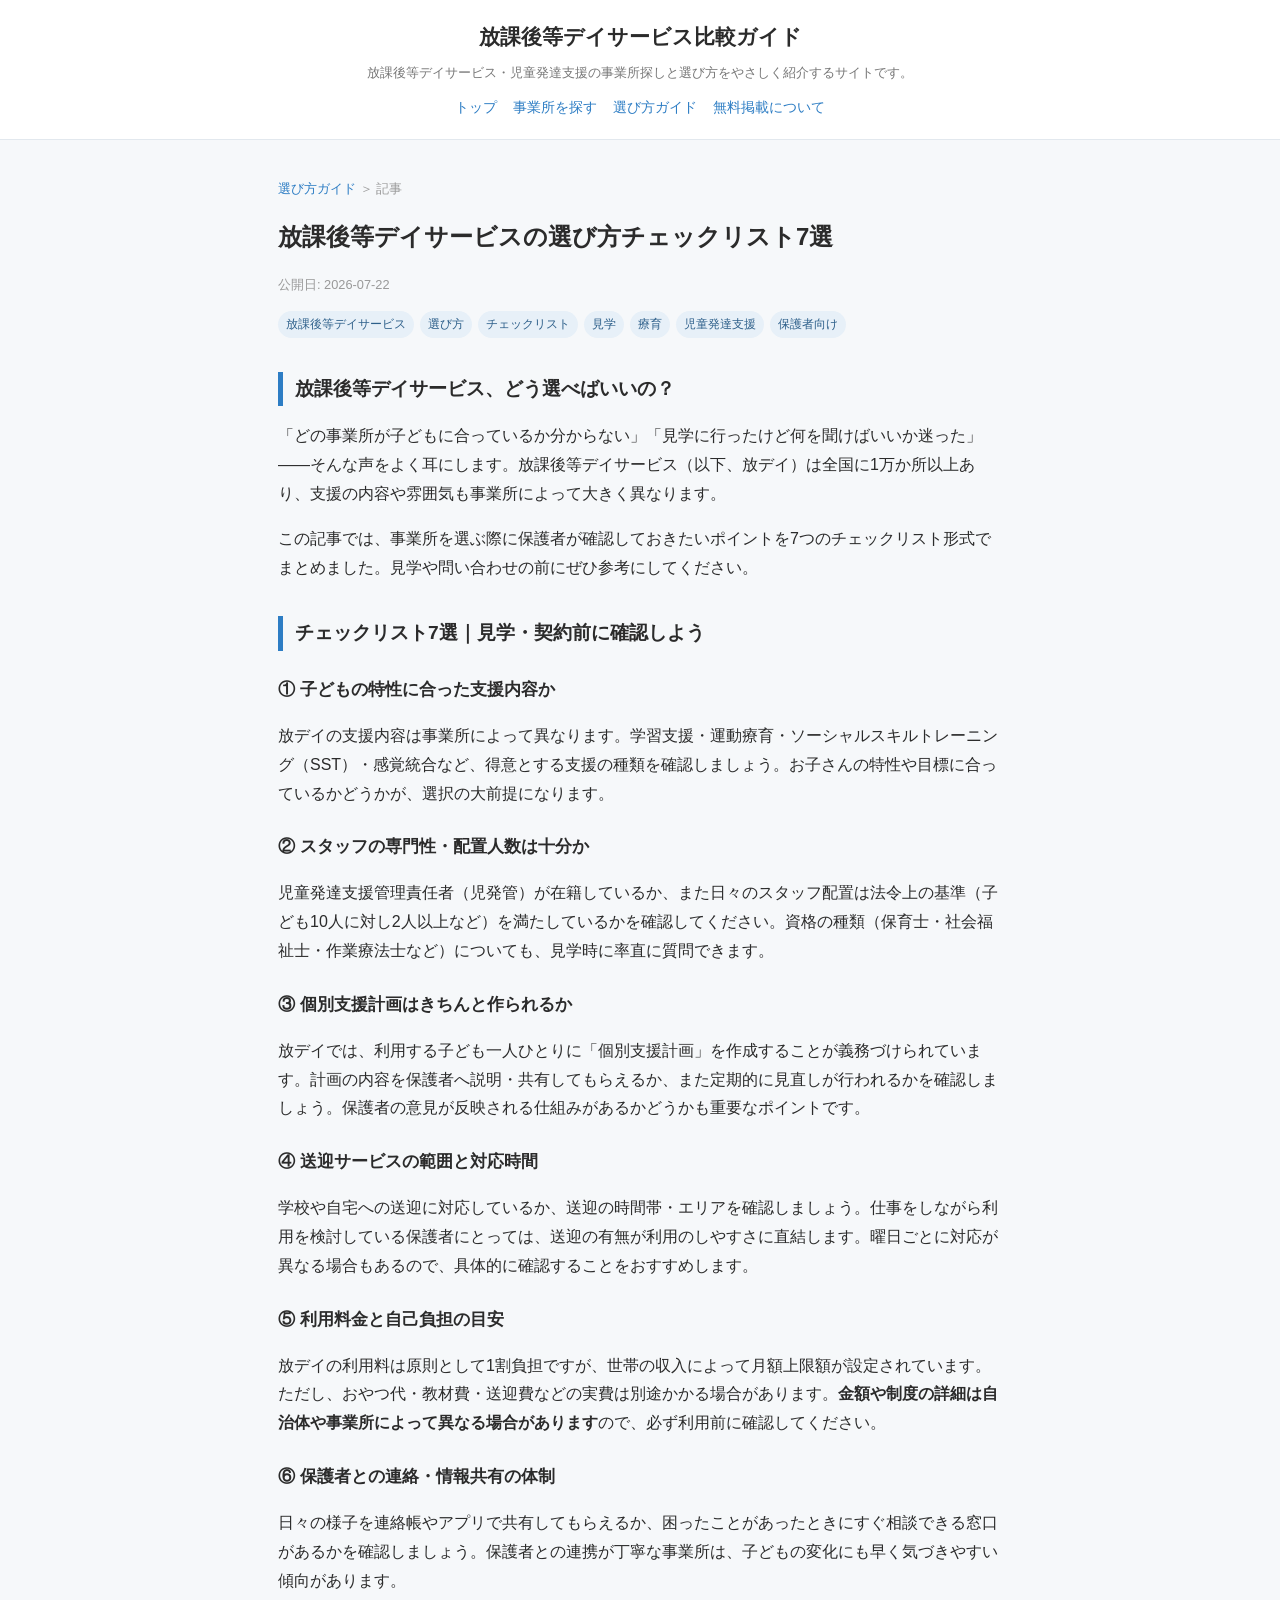
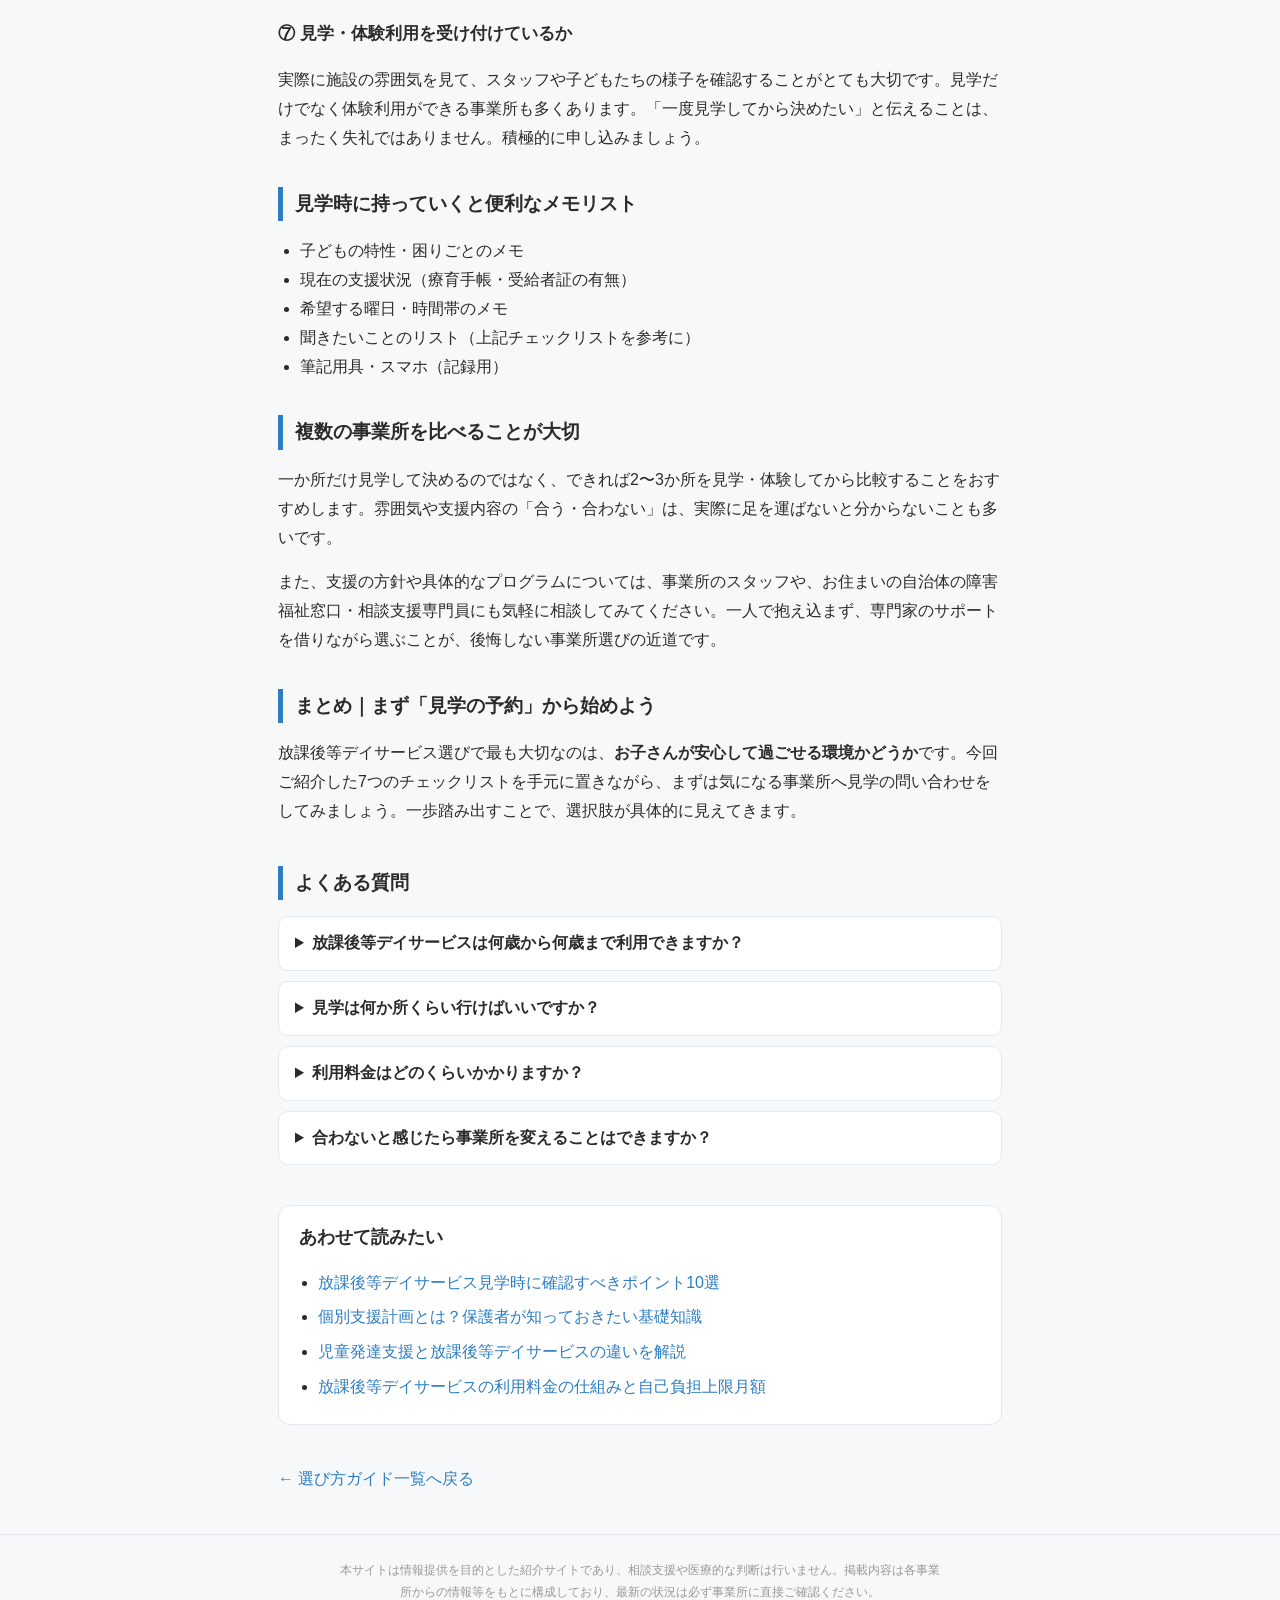
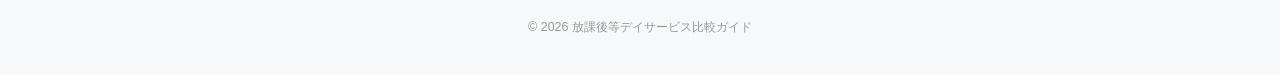
<file: docs/post-003.html>
<!DOCTYPE html>
<html lang="ja">
<head>
<meta charset="utf-8">
<meta name="viewport" content="width=device-width, initial-scale=1">
<title>放課後等デイサービスの選び方チェックリスト7選</title>
<meta name="description" content="放課後等デイサービスの選び方で迷う保護者向けに、見学時や契約前に確認すべきポイントを7つのチェックリストでわかりやすく解説します。事業所選びで後悔しないための実用ガイドです。">
<meta name="robots" content="index,follow">
<link rel="canonical" href="https://ham225.github.io/houkago-day-guide/post-003.html">
<meta property="og:title" content="放課後等デイサービスの選び方チェックリスト7選">
<meta property="og:description" content="放課後等デイサービスの選び方で迷う保護者向けに、見学時や契約前に確認すべきポイントを7つのチェックリストでわかりやすく解説します。事業所選びで後悔しないための実用ガイドです。">
<meta property="og:type" content="article">
<meta property="og:site_name" content="放課後等デイサービス比較ガイド">
<link rel="stylesheet" href="style.css">
<script type="application/ld+json">{"@context": "https://schema.org", "@type": "Article", "headline": "放課後等デイサービスの選び方チェックリスト7選", "description": "放課後等デイサービスの選び方で迷う保護者向けに、見学時や契約前に確認すべきポイントを7つのチェックリストでわかりやすく解説します。事業所選びで後悔しないための実用ガイドです。", "datePublished": "2026-07-22", "dateModified": "2026-07-22", "author": {"@type": "Organization", "name": "放課後等デイサービス比較ガイド編集部"}, "publisher": {"@type": "Organization", "name": "放課後等デイサービス比較ガイド"}, "mainEntityOfPage": "https://ham225.github.io/houkago-day-guide/post-003.html", "inLanguage": "ja"}</script>
<script type="application/ld+json">{"@context": "https://schema.org", "@type": "HowTo", "name": "放課後等デイサービスの選び方チェックリスト7選", "description": "放課後等デイサービスの選び方で迷う保護者向けに、見学時や契約前に確認すべきポイントを7つのチェックリストでわかりやすく解説します。事業所選びで後悔しないための実用ガイドです。", "step": [{"@type": "HowToStep", "position": 1, "name": "特性と目標を整理する", "text": "事業所を探す前に、お子さんの特性・困りごと・利用したい目的を言葉にしてメモしておきましょう。これが事業所選びの軸になります。"}, {"@type": "HowToStep", "position": 2, "name": "受給者証を取得する", "text": "放デイを利用するには「障害児通所受給者証」が必要です。まだお持ちでない場合は、お住まいの市区町村の障害福祉窓口に相談してください。"}, {"@type": "HowToStep", "position": 3, "name": "候補の事業所をリストアップ", "text": "自治体のホームページや「WAM NET」「LITALICO発達ナビ」などを活用して、自宅・学校の近くにある事業所を2〜3か所以上候補としてピックアップしましょう。"}, {"@type": "HowToStep", "position": 4, "name": "見学・体験利用を申し込む", "text": "候補の事業所に電話やメールで「見学したい」と連絡しましょう。体験利用ができる場合はぜひ活用して、お子さんと一緒に雰囲気を確認してください。"}, {"@type": "HowToStep", "position": 5, "name": "チェックリストで比較する", "text": "この記事の7つのポイントを参考に、見学時にスタッフへ質問しながらメモを取り、複数の事業所を比較しましょう。"}, {"@type": "HowToStep", "position": 6, "name": "相談支援専門員に相談する", "text": "迷ったときは相談支援専門員に相談するのがおすすめです。無料で事業所選びや計画作成のサポートを受けられます（自治体によって異なる場合あり）。"}, {"@type": "HowToStep", "position": 7, "name": "契約・利用開始", "text": "事業所が決まったら重要事項説明書をよく確認してから契約を結びましょう。不明点はサインする前に必ず質問してください。"}]}</script>
<script type="application/ld+json">{"@context": "https://schema.org", "@type": "FAQPage", "mainEntity": [{"@type": "Question", "name": "放課後等デイサービスは何歳から何歳まで利用できますか？", "acceptedAnswer": {"@type": "Answer", "text": "就学後（小学1年生）から高校3年生修了まで（18歳まで）が対象です。障害児通所受給者証が必要となります。就学前のお子さんは「児童発達支援」が対象となりますので、自治体窓口にご確認ください。"}}, {"@type": "Question", "name": "見学は何か所くらい行けばいいですか？", "acceptedAnswer": {"@type": "Answer", "text": "できれば2〜3か所以上の見学・体験をおすすめします。1か所だけでは比較が難しく、雰囲気や支援内容の違いが分かりにくいためです。相談支援専門員に同行してもらうとより安心です。"}}, {"@type": "Question", "name": "利用料金はどのくらいかかりますか？", "acceptedAnswer": {"@type": "Answer", "text": "原則1割負担で、世帯の収入に応じた月額上限額が設定されています。おやつ・教材・送迎などの実費が別途かかる場合もあります。金額は自治体や事業所によって異なるため、必ず事前に確認してください。"}}, {"@type": "Question", "name": "合わないと感じたら事業所を変えることはできますか？", "acceptedAnswer": {"@type": "Answer", "text": "はい、事業所の変更は可能です。契約期間中でも申し出ることができます。ただし手続きが必要な場合もあるため、事業所や自治体の窓口・相談支援専門員に相談しながら進めることをおすすめします。"}}]}</script>
<!-- AdSense用: 審査通過後にここへ広告コードを貼る -->
</head>
<body>
<header class="site-header">
  <a class="site-title" href="index.html">放課後等デイサービス比較ガイド</a>
  <p class="site-tagline">放課後等デイサービス・児童発達支援の事業所探しと選び方をやさしく紹介するサイトです。</p>
  <nav class="site-nav">
    <a href="index.html">トップ</a>
    <a href="facilities.html">事業所を探す</a>
    <a href="articles.html">選び方ガイド</a>
    <a href="about-listing.html">無料掲載について</a>
  </nav>
</header>
<main class="container">

<article>
  <p class="crumb"><a href="articles.html">選び方ガイド</a> ＞ 記事</p>
  <h1>放課後等デイサービスの選び方チェックリスト7選</h1>
  <p class="meta">公開日: 2026-07-22</p>
  <div class="tags"><span class="tag">放課後等デイサービス</span><span class="tag">選び方</span><span class="tag">チェックリスト</span><span class="tag">見学</span><span class="tag">療育</span><span class="tag">児童発達支援</span><span class="tag">保護者向け</span></div>
  <div class="article-body">
  <h2>放課後等デイサービス、どう選べばいいの？</h2><p>「どの事業所が子どもに合っているか分からない」「見学に行ったけど何を聞けばいいか迷った」——そんな声をよく耳にします。放課後等デイサービス（以下、放デイ）は全国に1万か所以上あり、支援の内容や雰囲気も事業所によって大きく異なります。</p><p>この記事では、事業所を選ぶ際に保護者が確認しておきたいポイントを7つのチェックリスト形式でまとめました。見学や問い合わせの前にぜひ参考にしてください。</p><h2>チェックリスト7選｜見学・契約前に確認しよう</h2><h3>① 子どもの特性に合った支援内容か</h3><p>放デイの支援内容は事業所によって異なります。学習支援・運動療育・ソーシャルスキルトレーニング（SST）・感覚統合など、得意とする支援の種類を確認しましょう。お子さんの特性や目標に合っているかどうかが、選択の大前提になります。</p><h3>② スタッフの専門性・配置人数は十分か</h3><p>児童発達支援管理責任者（児発管）が在籍しているか、また日々のスタッフ配置は法令上の基準（子ども10人に対し2人以上など）を満たしているかを確認してください。資格の種類（保育士・社会福祉士・作業療法士など）についても、見学時に率直に質問できます。</p><h3>③ 個別支援計画はきちんと作られるか</h3><p>放デイでは、利用する子ども一人ひとりに「個別支援計画」を作成することが義務づけられています。計画の内容を保護者へ説明・共有してもらえるか、また定期的に見直しが行われるかを確認しましょう。保護者の意見が反映される仕組みがあるかどうかも重要なポイントです。</p><h3>④ 送迎サービスの範囲と対応時間</h3><p>学校や自宅への送迎に対応しているか、送迎の時間帯・エリアを確認しましょう。仕事をしながら利用を検討している保護者にとっては、送迎の有無が利用のしやすさに直結します。曜日ごとに対応が異なる場合もあるので、具体的に確認することをおすすめします。</p><h3>⑤ 利用料金と自己負担の目安</h3><p>放デイの利用料は原則として1割負担ですが、世帯の収入によって月額上限額が設定されています。ただし、おやつ代・教材費・送迎費などの実費は別途かかる場合があります。<strong>金額や制度の詳細は自治体や事業所によって異なる場合があります</strong>ので、必ず利用前に確認してください。</p><h3>⑥ 保護者との連絡・情報共有の体制</h3><p>日々の様子を連絡帳やアプリで共有してもらえるか、困ったことがあったときにすぐ相談できる窓口があるかを確認しましょう。保護者との連携が丁寧な事業所は、子どもの変化にも早く気づきやすい傾向があります。</p><h3>⑦ 見学・体験利用を受け付けているか</h3><p>実際に施設の雰囲気を見て、スタッフや子どもたちの様子を確認することがとても大切です。見学だけでなく体験利用ができる事業所も多くあります。「一度見学してから決めたい」と伝えることは、まったく失礼ではありません。積極的に申し込みましょう。</p><h2>見学時に持っていくと便利なメモリスト</h2><ul><li>子どもの特性・困りごとのメモ</li><li>現在の支援状況（療育手帳・受給者証の有無）</li><li>希望する曜日・時間帯のメモ</li><li>聞きたいことのリスト（上記チェックリストを参考に）</li><li>筆記用具・スマホ（記録用）</li></ul><h2>複数の事業所を比べることが大切</h2><p>一か所だけ見学して決めるのではなく、できれば2〜3か所を見学・体験してから比較することをおすすめします。雰囲気や支援内容の「合う・合わない」は、実際に足を運ばないと分からないことも多いです。</p><p>また、支援の方針や具体的なプログラムについては、事業所のスタッフや、お住まいの自治体の障害福祉窓口・相談支援専門員にも気軽に相談してみてください。一人で抱え込まず、専門家のサポートを借りながら選ぶことが、後悔しない事業所選びの近道です。</p><h2>まとめ｜まず「見学の予約」から始めよう</h2><p>放課後等デイサービス選びで最も大切なのは、<strong>お子さんが安心して過ごせる環境かどうか</strong>です。今回ご紹介した7つのチェックリストを手元に置きながら、まずは気になる事業所へ見学の問い合わせをしてみましょう。一歩踏み出すことで、選択肢が具体的に見えてきます。</p>
  </div>
  <section class='faq'><h2>よくある質問</h2><details class='faq-item'><summary>放課後等デイサービスは何歳から何歳まで利用できますか？</summary><p>就学後（小学1年生）から高校3年生修了まで（18歳まで）が対象です。障害児通所受給者証が必要となります。就学前のお子さんは「児童発達支援」が対象となりますので、自治体窓口にご確認ください。</p></details><details class='faq-item'><summary>見学は何か所くらい行けばいいですか？</summary><p>できれば2〜3か所以上の見学・体験をおすすめします。1か所だけでは比較が難しく、雰囲気や支援内容の違いが分かりにくいためです。相談支援専門員に同行してもらうとより安心です。</p></details><details class='faq-item'><summary>利用料金はどのくらいかかりますか？</summary><p>原則1割負担で、世帯の収入に応じた月額上限額が設定されています。おやつ・教材・送迎などの実費が別途かかる場合もあります。金額は自治体や事業所によって異なるため、必ず事前に確認してください。</p></details><details class='faq-item'><summary>合わないと感じたら事業所を変えることはできますか？</summary><p>はい、事業所の変更は可能です。契約期間中でも申し出ることができます。ただし手続きが必要な場合もあるため、事業所や自治体の窓口・相談支援専門員に相談しながら進めることをおすすめします。</p></details></section>
  <nav class='related'><h2>あわせて読みたい</h2><ul><li><a href='post-004.html'>放課後等デイサービス見学時に確認すべきポイント10選</a></li><li><a href='post-009.html'>個別支援計画とは？保護者が知っておきたい基礎知識</a></li><li><a href='post-006.html'>児童発達支援と放課後等デイサービスの違いを解説</a></li><li><a href='post-005.html'>放課後等デイサービスの利用料金の仕組みと自己負担上限月額</a></li></ul></nav>
  <p class="back"><a href="articles.html">← 選び方ガイド一覧へ戻る</a></p>
</article>

</main>
<footer class="site-footer">
  <p class="disclaimer">本サイトは情報提供を目的とした紹介サイトであり、相談支援や医療的な判断は行いません。掲載内容は各事業所からの情報等をもとに構成しており、最新の状況は必ず事業所に直接ご確認ください。</p>
  <p>&copy; 2026 放課後等デイサービス比較ガイド</p>
</footer>
</body>
</html>
</file>
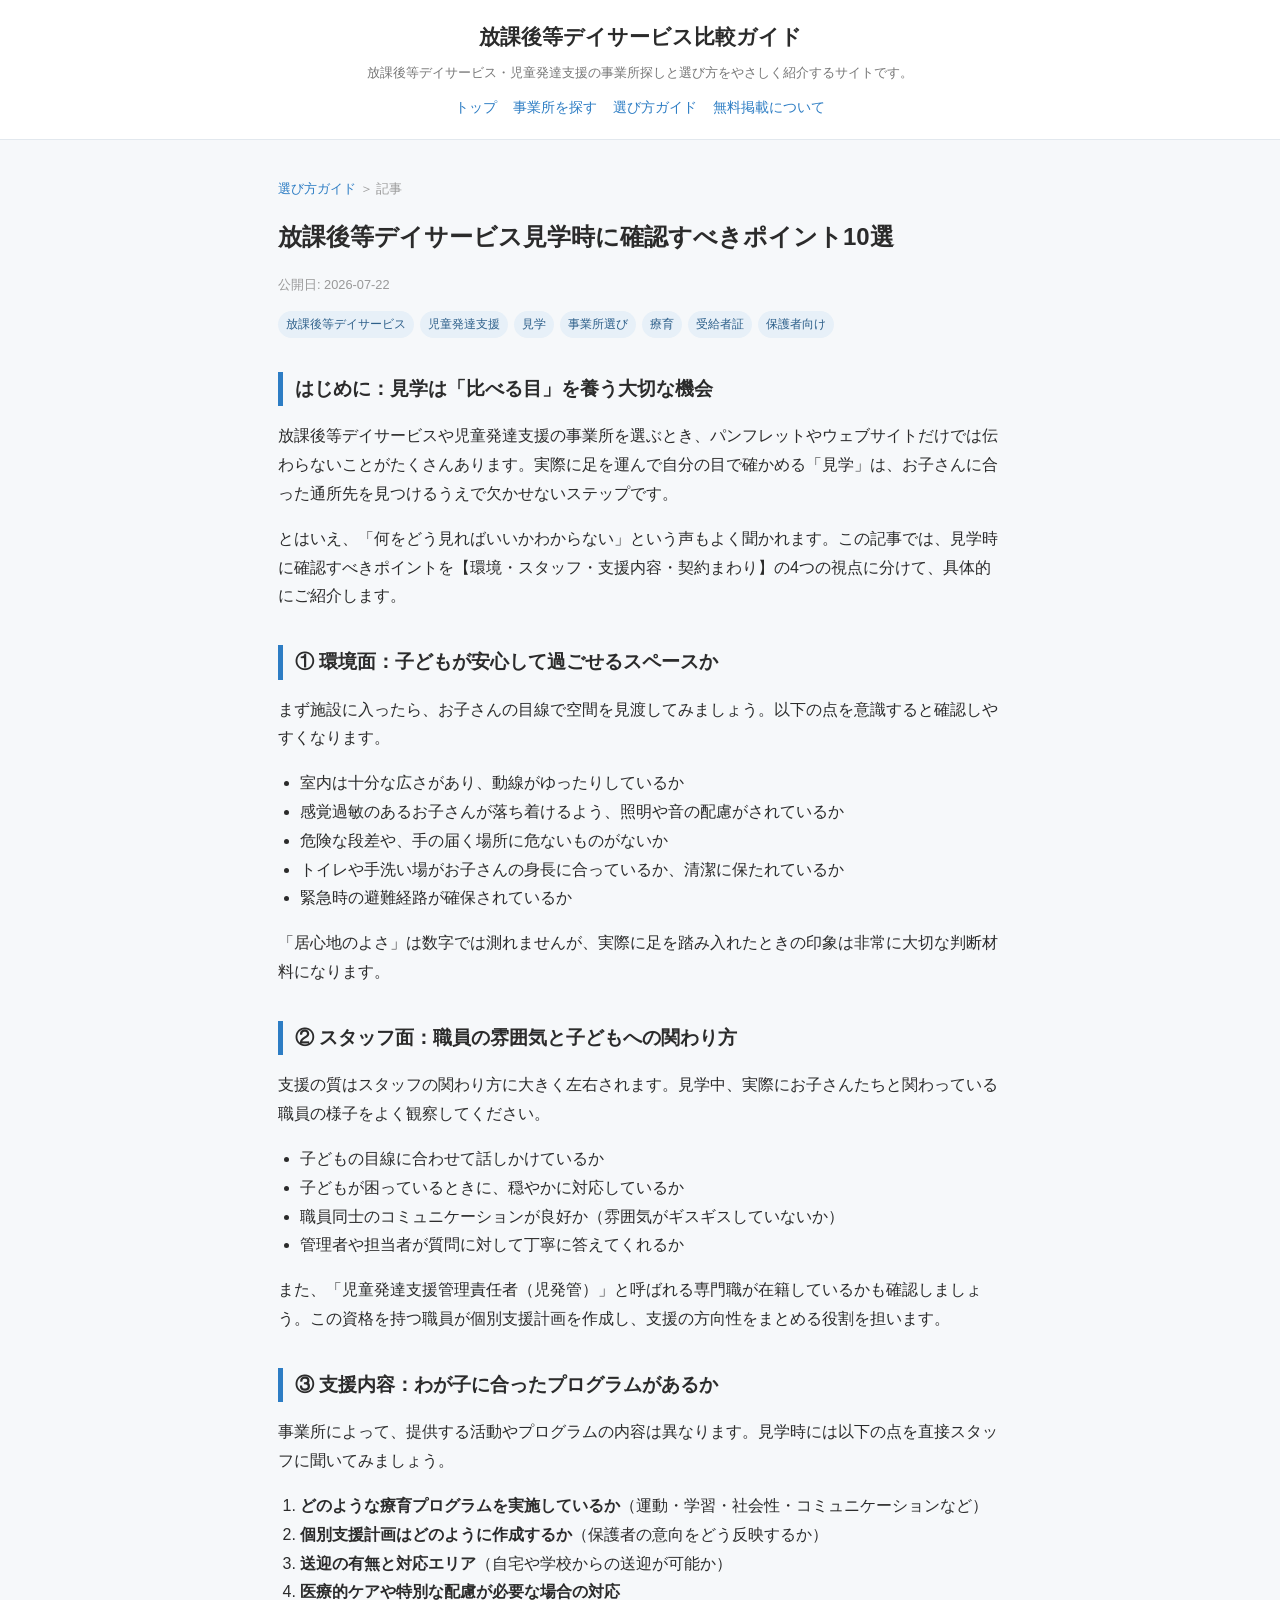
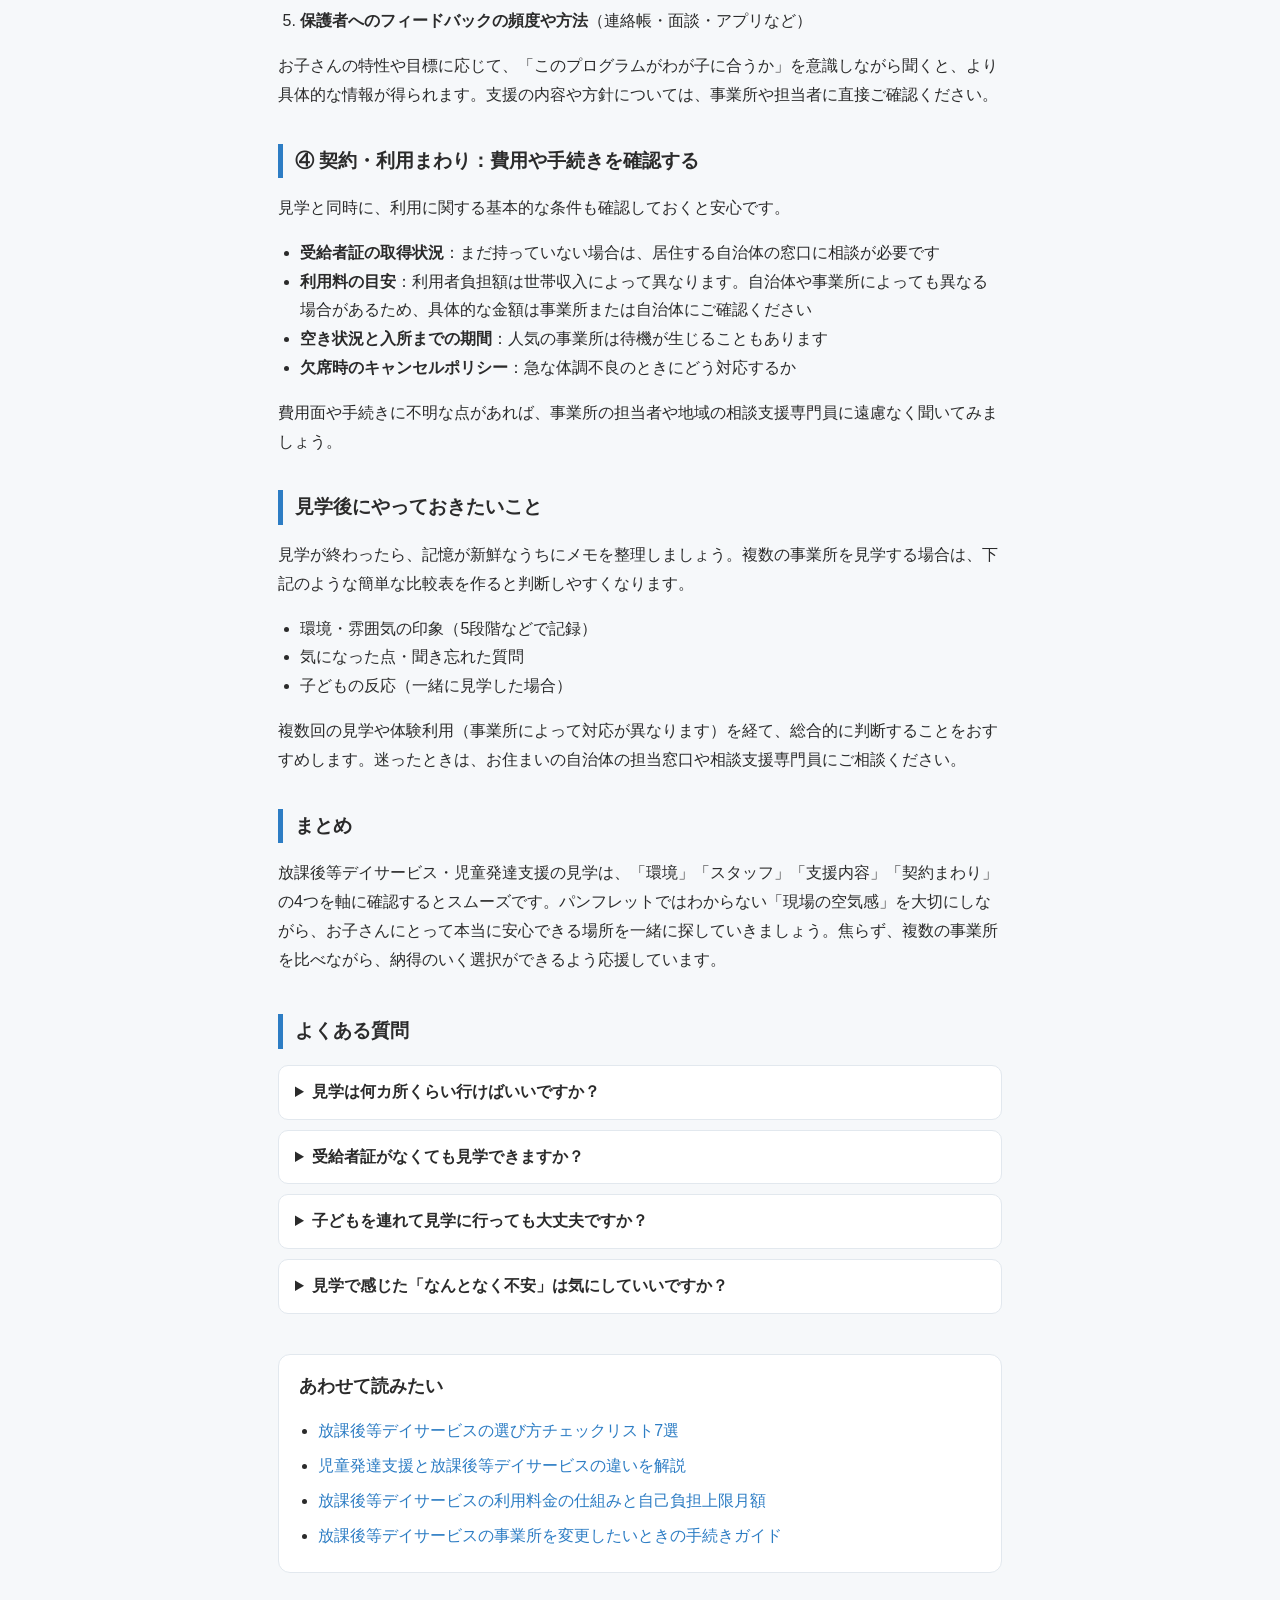
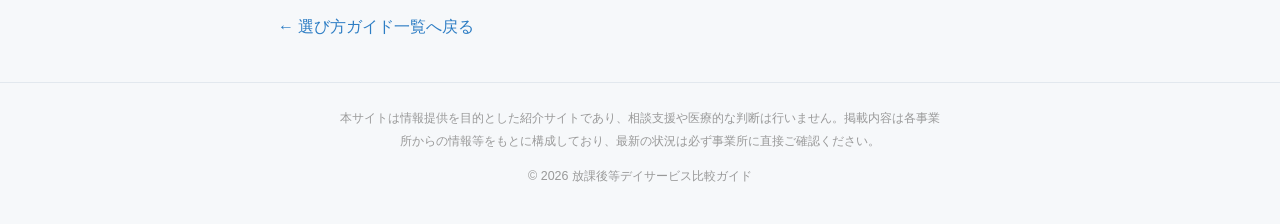
<file: docs/post-004.html>
<!DOCTYPE html>
<html lang="ja">
<head>
<meta charset="utf-8">
<meta name="viewport" content="width=device-width, initial-scale=1">
<title>放課後等デイサービス見学時に確認すべきポイント10選</title>
<meta name="description" content="放課後等デイサービスや児童発達支援の見学で何を見ればいいか迷っていませんか？この記事では、見学時に確認すべきポイントを場面ごとにわかりやすく解説します。事業所選びの参考にしてください。">
<meta name="robots" content="index,follow">
<link rel="canonical" href="https://ham225.github.io/houkago-day-guide/post-004.html">
<meta property="og:title" content="放課後等デイサービス見学時に確認すべきポイント10選">
<meta property="og:description" content="放課後等デイサービスや児童発達支援の見学で何を見ればいいか迷っていませんか？この記事では、見学時に確認すべきポイントを場面ごとにわかりやすく解説します。事業所選びの参考にしてください。">
<meta property="og:type" content="article">
<meta property="og:site_name" content="放課後等デイサービス比較ガイド">
<link rel="stylesheet" href="style.css">
<script type="application/ld+json">{"@context": "https://schema.org", "@type": "Article", "headline": "放課後等デイサービス見学時に確認すべきポイント10選", "description": "放課後等デイサービスや児童発達支援の見学で何を見ればいいか迷っていませんか？この記事では、見学時に確認すべきポイントを場面ごとにわかりやすく解説します。事業所選びの参考にしてください。", "datePublished": "2026-07-22", "dateModified": "2026-07-22", "author": {"@type": "Organization", "name": "放課後等デイサービス比較ガイド編集部"}, "publisher": {"@type": "Organization", "name": "放課後等デイサービス比較ガイド"}, "mainEntityOfPage": "https://ham225.github.io/houkago-day-guide/post-004.html", "inLanguage": "ja"}</script>
<script type="application/ld+json">{"@context": "https://schema.org", "@type": "HowTo", "name": "放課後等デイサービス見学時に確認すべきポイント10選", "description": "放課後等デイサービスや児童発達支援の見学で何を見ればいいか迷っていませんか？この記事では、見学時に確認すべきポイントを場面ごとにわかりやすく解説します。事業所選びの参考にしてください。", "step": [{"@type": "HowToStep", "position": 1, "name": "見学予約を入れる", "text": "候補の事業所に電話やウェブフォームから見学を申し込みましょう。複数の事業所に問い合わせ、比較できる機会を作るのがおすすめです。"}, {"@type": "HowToStep", "position": 2, "name": "環境・安全性を確認する", "text": "施設の広さ、清潔さ、感覚への配慮、避難経路など、お子さんが安全・安心に過ごせる環境かを目で確かめましょう。"}, {"@type": "HowToStep", "position": 3, "name": "スタッフの関わり方を観察する", "text": "職員が子どもに穏やかに関わっているか、質問に丁寧に答えてくれるかを見学中に観察してください。"}, {"@type": "HowToStep", "position": 4, "name": "プログラム内容を質問する", "text": "どのような療育プログラムを実施しているか、お子さんの特性に合った支援ができるかをスタッフに直接確認しましょう。"}, {"@type": "HowToStep", "position": 5, "name": "費用と利用条件を確認する", "text": "利用料の目安、受給者証の要否、空き状況、キャンセルポリシーなどを事業所または自治体に確認してください。"}, {"@type": "HowToStep", "position": 6, "name": "見学後にメモを整理する", "text": "見学直後に印象・気になった点・聞き忘れた質問をメモし、複数事業所を比較できるよう記録しておきましょう。"}, {"@type": "HowToStep", "position": 7, "name": "迷ったら相談窓口へ", "text": "決めかねるときは、自治体の担当窓口や相談支援専門員に相談することで、選択の助けになるアドバイスをもらえます。"}]}</script>
<script type="application/ld+json">{"@context": "https://schema.org", "@type": "FAQPage", "mainEntity": [{"@type": "Question", "name": "見学は何カ所くらい行けばいいですか？", "acceptedAnswer": {"@type": "Answer", "text": "できれば2〜3カ所以上を比較することをおすすめします。1カ所だけでは判断が難しいことも多く、複数見学することで「違い」が見えやすくなります。体験利用が可能な事業所もあるので、積極的に活用しましょう。"}}, {"@type": "Question", "name": "受給者証がなくても見学できますか？", "acceptedAnswer": {"@type": "Answer", "text": "はい、受給者証がなくても見学は可能な事業所がほとんどです。ただし、実際に利用を開始するには受給者証が必要です。まだお持ちでない方は、見学と並行してお住まいの自治体窓口に相談を始めることをおすすめします。"}}, {"@type": "Question", "name": "子どもを連れて見学に行っても大丈夫ですか？", "acceptedAnswer": {"@type": "Answer", "text": "お子さんを連れての見学を歓迎している事業所も多くあります。実際にお子さんの反応や職員との相性を見られる良い機会になります。ただし事前に「子ども同伴でよいか」を事業所に確認しておくと安心です。"}}, {"@type": "Question", "name": "見学で感じた「なんとなく不安」は気にしていいですか？", "acceptedAnswer": {"@type": "Answer", "text": "はい、直感的な違和感は大切なサインです。説明が曖昧、質問に答えてもらえない、職員の雰囲気が気になるといった場合は、遠慮なく別の事業所も検討してください。納得できるまで比較・相談することが大切です。"}}]}</script>
<!-- AdSense用: 審査通過後にここへ広告コードを貼る -->
</head>
<body>
<header class="site-header">
  <a class="site-title" href="index.html">放課後等デイサービス比較ガイド</a>
  <p class="site-tagline">放課後等デイサービス・児童発達支援の事業所探しと選び方をやさしく紹介するサイトです。</p>
  <nav class="site-nav">
    <a href="index.html">トップ</a>
    <a href="facilities.html">事業所を探す</a>
    <a href="articles.html">選び方ガイド</a>
    <a href="about-listing.html">無料掲載について</a>
  </nav>
</header>
<main class="container">

<article>
  <p class="crumb"><a href="articles.html">選び方ガイド</a> ＞ 記事</p>
  <h1>放課後等デイサービス見学時に確認すべきポイント10選</h1>
  <p class="meta">公開日: 2026-07-22</p>
  <div class="tags"><span class="tag">放課後等デイサービス</span><span class="tag">児童発達支援</span><span class="tag">見学</span><span class="tag">事業所選び</span><span class="tag">療育</span><span class="tag">受給者証</span><span class="tag">保護者向け</span></div>
  <div class="article-body">
  <h2>はじめに：見学は「比べる目」を養う大切な機会</h2><p>放課後等デイサービスや児童発達支援の事業所を選ぶとき、パンフレットやウェブサイトだけでは伝わらないことがたくさんあります。実際に足を運んで自分の目で確かめる「見学」は、お子さんに合った通所先を見つけるうえで欠かせないステップです。</p><p>とはいえ、「何をどう見ればいいかわからない」という声もよく聞かれます。この記事では、見学時に確認すべきポイントを【環境・スタッフ・支援内容・契約まわり】の4つの視点に分けて、具体的にご紹介します。</p><h2>① 環境面：子どもが安心して過ごせるスペースか</h2><p>まず施設に入ったら、お子さんの目線で空間を見渡してみましょう。以下の点を意識すると確認しやすくなります。</p><ul><li>室内は十分な広さがあり、動線がゆったりしているか</li><li>感覚過敏のあるお子さんが落ち着けるよう、照明や音の配慮がされているか</li><li>危険な段差や、手の届く場所に危ないものがないか</li><li>トイレや手洗い場がお子さんの身長に合っているか、清潔に保たれているか</li><li>緊急時の避難経路が確保されているか</li></ul><p>「居心地のよさ」は数字では測れませんが、実際に足を踏み入れたときの印象は非常に大切な判断材料になります。</p><h2>② スタッフ面：職員の雰囲気と子どもへの関わり方</h2><p>支援の質はスタッフの関わり方に大きく左右されます。見学中、実際にお子さんたちと関わっている職員の様子をよく観察してください。</p><ul><li>子どもの目線に合わせて話しかけているか</li><li>子どもが困っているときに、穏やかに対応しているか</li><li>職員同士のコミュニケーションが良好か（雰囲気がギスギスしていないか）</li><li>管理者や担当者が質問に対して丁寧に答えてくれるか</li></ul><p>また、「児童発達支援管理責任者（児発管）」と呼ばれる専門職が在籍しているかも確認しましょう。この資格を持つ職員が個別支援計画を作成し、支援の方向性をまとめる役割を担います。</p><h2>③ 支援内容：わが子に合ったプログラムがあるか</h2><p>事業所によって、提供する活動やプログラムの内容は異なります。見学時には以下の点を直接スタッフに聞いてみましょう。</p><ol><li><strong>どのような療育プログラムを実施しているか</strong>（運動・学習・社会性・コミュニケーションなど）</li><li><strong>個別支援計画はどのように作成するか</strong>（保護者の意向をどう反映するか）</li><li><strong>送迎の有無と対応エリア</strong>（自宅や学校からの送迎が可能か）</li><li><strong>医療的ケアや特別な配慮が必要な場合の対応</strong></li><li><strong>保護者へのフィードバックの頻度や方法</strong>（連絡帳・面談・アプリなど）</li></ol><p>お子さんの特性や目標に応じて、「このプログラムがわが子に合うか」を意識しながら聞くと、より具体的な情報が得られます。支援の内容や方針については、事業所や担当者に直接ご確認ください。</p><h2>④ 契約・利用まわり：費用や手続きを確認する</h2><p>見学と同時に、利用に関する基本的な条件も確認しておくと安心です。</p><ul><li><strong>受給者証の取得状況</strong>：まだ持っていない場合は、居住する自治体の窓口に相談が必要です</li><li><strong>利用料の目安</strong>：利用者負担額は世帯収入によって異なります。自治体や事業所によっても異なる場合があるため、具体的な金額は事業所または自治体にご確認ください</li><li><strong>空き状況と入所までの期間</strong>：人気の事業所は待機が生じることもあります</li><li><strong>欠席時のキャンセルポリシー</strong>：急な体調不良のときにどう対応するか</li></ul><p>費用面や手続きに不明な点があれば、事業所の担当者や地域の相談支援専門員に遠慮なく聞いてみましょう。</p><h2>見学後にやっておきたいこと</h2><p>見学が終わったら、記憶が新鮮なうちにメモを整理しましょう。複数の事業所を見学する場合は、下記のような簡単な比較表を作ると判断しやすくなります。</p><ul><li>環境・雰囲気の印象（5段階などで記録）</li><li>気になった点・聞き忘れた質問</li><li>子どもの反応（一緒に見学した場合）</li></ul><p>複数回の見学や体験利用（事業所によって対応が異なります）を経て、総合的に判断することをおすすめします。迷ったときは、お住まいの自治体の担当窓口や相談支援専門員にご相談ください。</p><h2>まとめ</h2><p>放課後等デイサービス・児童発達支援の見学は、「環境」「スタッフ」「支援内容」「契約まわり」の4つを軸に確認するとスムーズです。パンフレットではわからない「現場の空気感」を大切にしながら、お子さんにとって本当に安心できる場所を一緒に探していきましょう。焦らず、複数の事業所を比べながら、納得のいく選択ができるよう応援しています。</p>
  </div>
  <section class='faq'><h2>よくある質問</h2><details class='faq-item'><summary>見学は何カ所くらい行けばいいですか？</summary><p>できれば2〜3カ所以上を比較することをおすすめします。1カ所だけでは判断が難しいことも多く、複数見学することで「違い」が見えやすくなります。体験利用が可能な事業所もあるので、積極的に活用しましょう。</p></details><details class='faq-item'><summary>受給者証がなくても見学できますか？</summary><p>はい、受給者証がなくても見学は可能な事業所がほとんどです。ただし、実際に利用を開始するには受給者証が必要です。まだお持ちでない方は、見学と並行してお住まいの自治体窓口に相談を始めることをおすすめします。</p></details><details class='faq-item'><summary>子どもを連れて見学に行っても大丈夫ですか？</summary><p>お子さんを連れての見学を歓迎している事業所も多くあります。実際にお子さんの反応や職員との相性を見られる良い機会になります。ただし事前に「子ども同伴でよいか」を事業所に確認しておくと安心です。</p></details><details class='faq-item'><summary>見学で感じた「なんとなく不安」は気にしていいですか？</summary><p>はい、直感的な違和感は大切なサインです。説明が曖昧、質問に答えてもらえない、職員の雰囲気が気になるといった場合は、遠慮なく別の事業所も検討してください。納得できるまで比較・相談することが大切です。</p></details></section>
  <nav class='related'><h2>あわせて読みたい</h2><ul><li><a href='post-003.html'>放課後等デイサービスの選び方チェックリスト7選</a></li><li><a href='post-006.html'>児童発達支援と放課後等デイサービスの違いを解説</a></li><li><a href='post-005.html'>放課後等デイサービスの利用料金の仕組みと自己負担上限月額</a></li><li><a href='post-010.html'>放課後等デイサービスの事業所を変更したいときの手続きガイド</a></li></ul></nav>
  <p class="back"><a href="articles.html">← 選び方ガイド一覧へ戻る</a></p>
</article>

</main>
<footer class="site-footer">
  <p class="disclaimer">本サイトは情報提供を目的とした紹介サイトであり、相談支援や医療的な判断は行いません。掲載内容は各事業所からの情報等をもとに構成しており、最新の状況は必ず事業所に直接ご確認ください。</p>
  <p>&copy; 2026 放課後等デイサービス比較ガイド</p>
</footer>
</body>
</html>
</file>
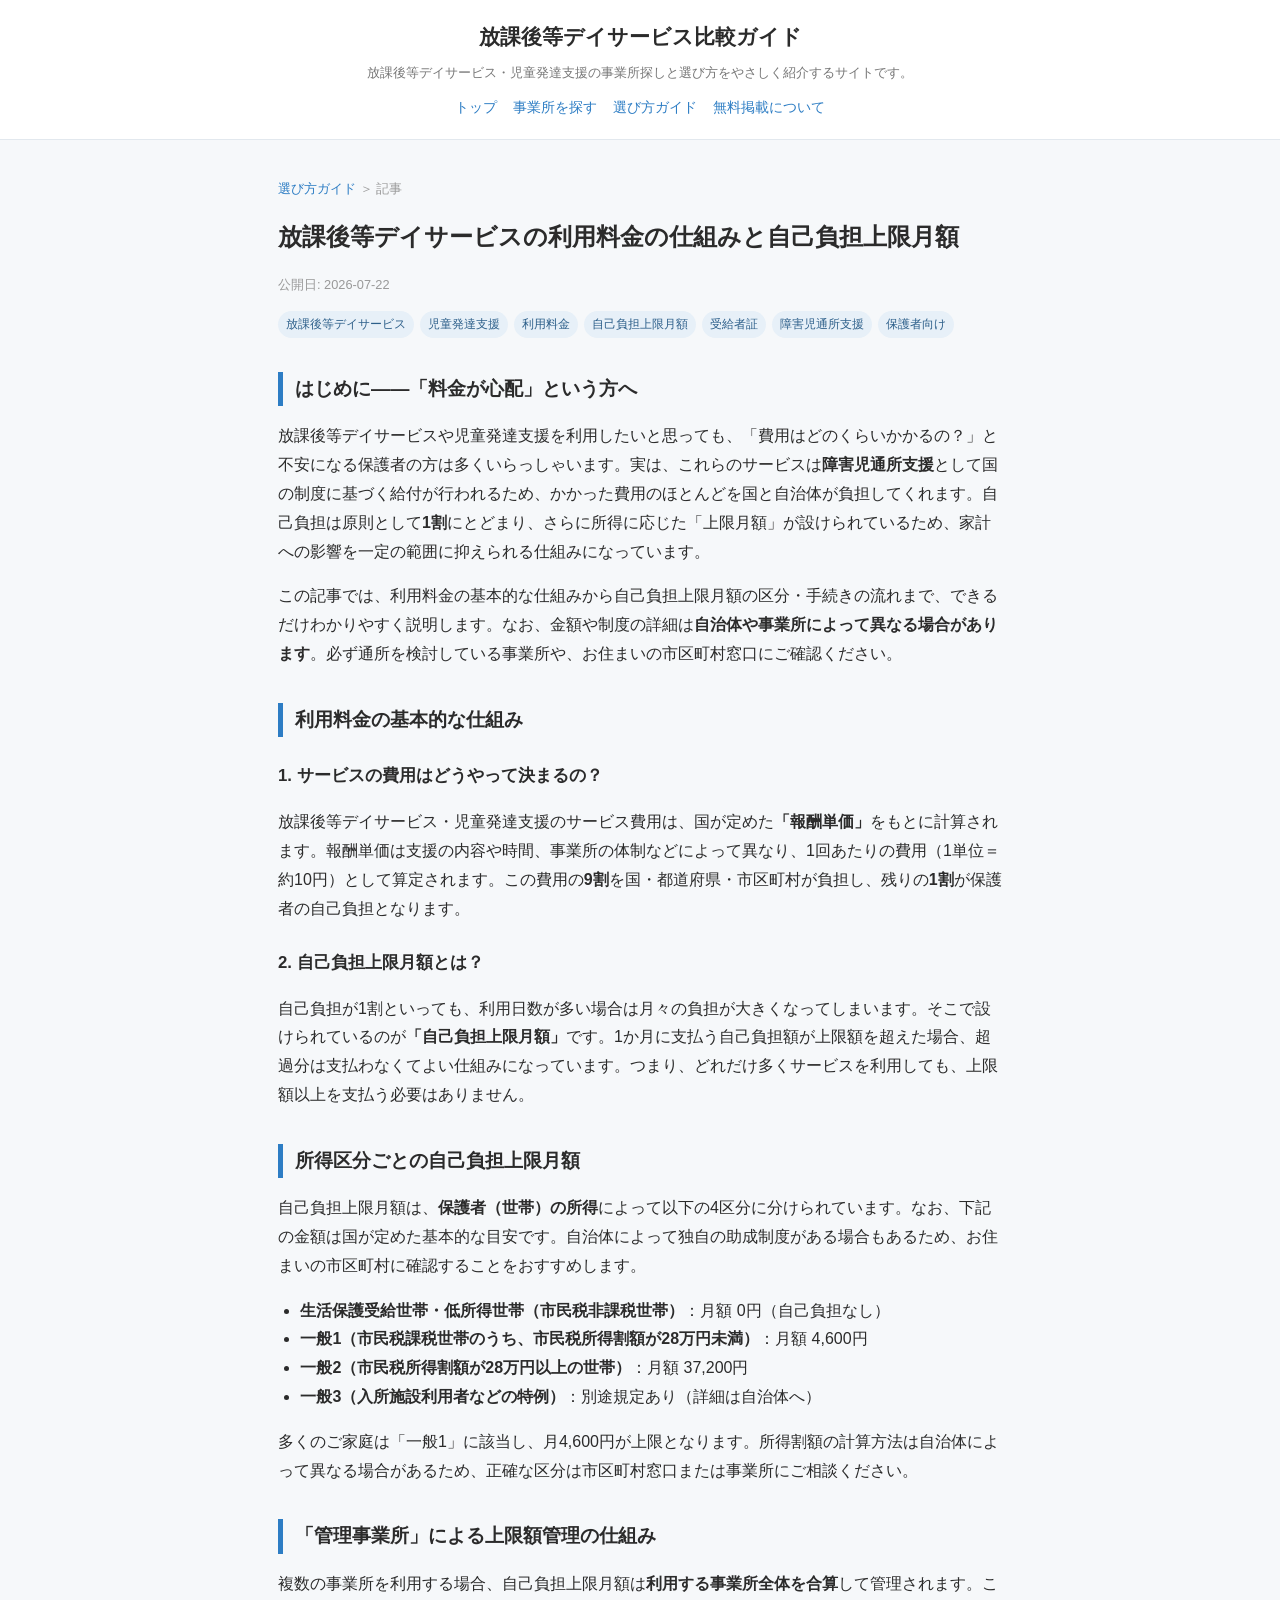
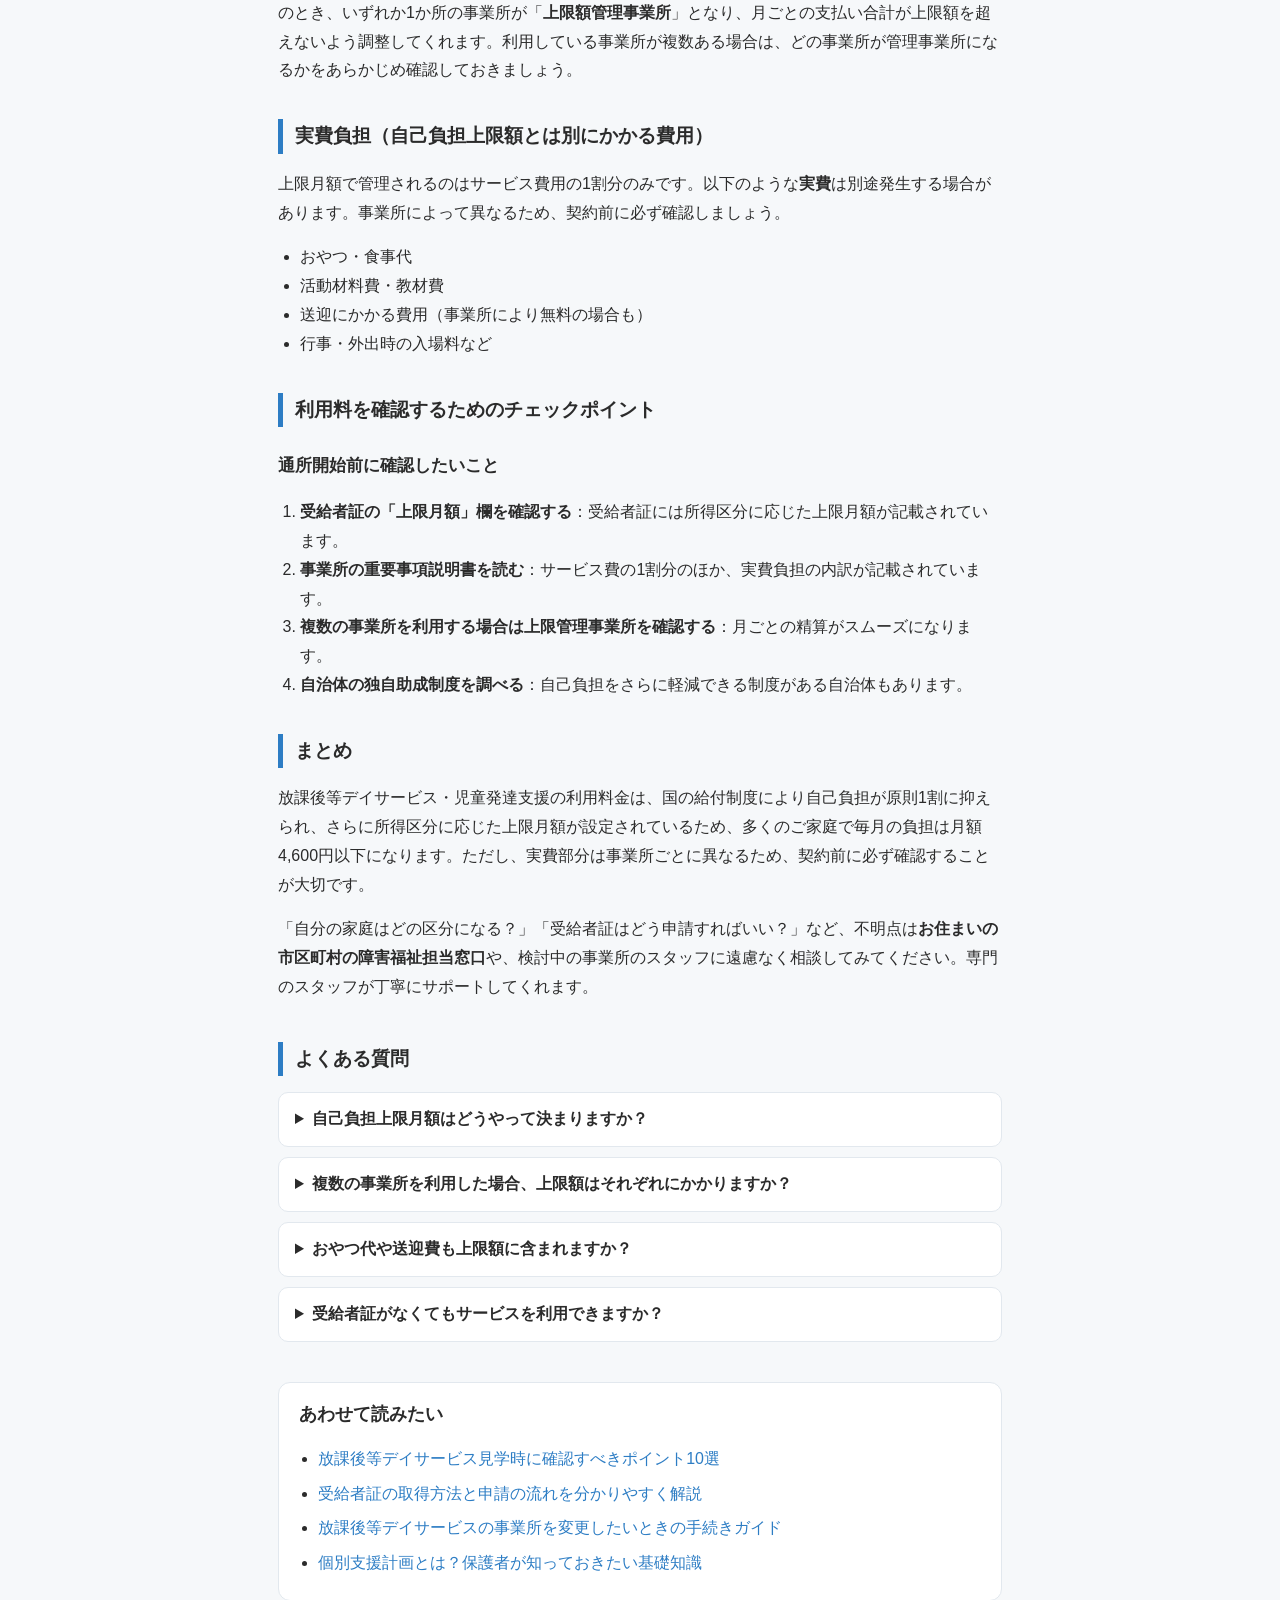
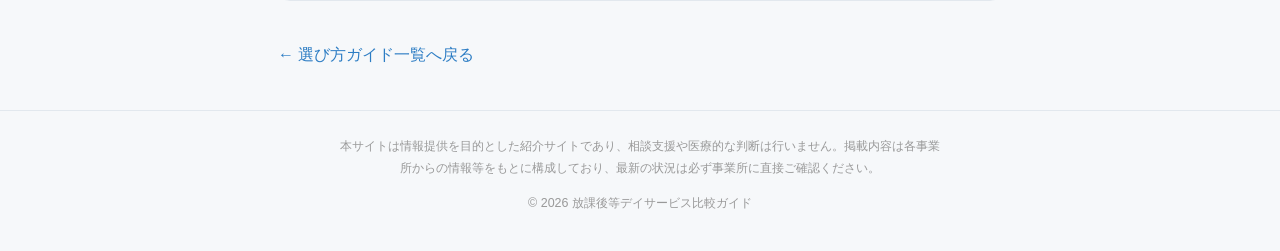
<file: docs/post-005.html>
<!DOCTYPE html>
<html lang="ja">
<head>
<meta charset="utf-8">
<meta name="viewport" content="width=device-width, initial-scale=1">
<title>放課後等デイサービスの利用料金の仕組みと自己負担上限月額</title>
<meta name="description" content="放課後等デイサービス・児童発達支援の利用料金の仕組みと自己負担上限月額をわかりやすく解説。所得区分ごとの上限額や手続きの流れ、よくある疑問もまとめました。通所先を探している保護者の方はぜひご覧ください。">
<meta name="robots" content="index,follow">
<link rel="canonical" href="https://ham225.github.io/houkago-day-guide/post-005.html">
<meta property="og:title" content="放課後等デイサービスの利用料金の仕組みと自己負担上限月額">
<meta property="og:description" content="放課後等デイサービス・児童発達支援の利用料金の仕組みと自己負担上限月額をわかりやすく解説。所得区分ごとの上限額や手続きの流れ、よくある疑問もまとめました。通所先を探している保護者の方はぜひご覧ください。">
<meta property="og:type" content="article">
<meta property="og:site_name" content="放課後等デイサービス比較ガイド">
<link rel="stylesheet" href="style.css">
<script type="application/ld+json">{"@context": "https://schema.org", "@type": "Article", "headline": "放課後等デイサービスの利用料金の仕組みと自己負担上限月額", "description": "放課後等デイサービス・児童発達支援の利用料金の仕組みと自己負担上限月額をわかりやすく解説。所得区分ごとの上限額や手続きの流れ、よくある疑問もまとめました。通所先を探している保護者の方はぜひご覧ください。", "datePublished": "2026-07-22", "dateModified": "2026-07-22", "author": {"@type": "Organization", "name": "放課後等デイサービス比較ガイド編集部"}, "publisher": {"@type": "Organization", "name": "放課後等デイサービス比較ガイド"}, "mainEntityOfPage": "https://ham225.github.io/houkago-day-guide/post-005.html", "inLanguage": "ja"}</script>
<script type="application/ld+json">{"@context": "https://schema.org", "@type": "HowTo", "name": "放課後等デイサービスの利用料金の仕組みと自己負担上限月額", "description": "放課後等デイサービス・児童発達支援の利用料金の仕組みと自己負担上限月額をわかりやすく解説。所得区分ごとの上限額や手続きの流れ、よくある疑問もまとめました。通所先を探している保護者の方はぜひご覧ください。", "step": [{"@type": "HowToStep", "position": 1, "name": "受給者証を確認する", "text": "受給者証の「上限月額」欄に記載された自己負担上限額を確認しましょう。まだ受給者証を持っていない場合は、お住まいの市区町村の障害福祉担当窓口に申請方法を相談してください。"}, {"@type": "HowToStep", "position": 2, "name": "所得区分を把握する", "text": "市民税の所得割額をもとに、自己負担上限月額の区分（0円・4,600円・37,200円など）がどれに当たるかを確認しましょう。不明な場合は市区町村窓口に問い合わせるのが確実です。"}, {"@type": "HowToStep", "position": 3, "name": "事業所の重要事項説明書を読む", "text": "契約前に事業所から渡される重要事項説明書で、サービス費1割分以外にかかる実費（おやつ代・教材費・送迎費など）の内訳を必ず確認しましょう。"}, {"@type": "HowToStep", "position": 4, "name": "複数利用の場合は上限管理事業所を決める", "text": "2か所以上の事業所を利用する場合、上限額管理を担当する「上限管理事業所」をどこにするか事前に調整しておくと、月末の精算がスムーズになります。"}, {"@type": "HowToStep", "position": 5, "name": "自治体の独自助成制度を調べる", "text": "自治体によっては国の制度に上乗せする形で自己負担をさらに軽減する助成制度を設けている場合があります。市区町村窓口やホームページで確認してみましょう。"}]}</script>
<script type="application/ld+json">{"@context": "https://schema.org", "@type": "FAQPage", "mainEntity": [{"@type": "Question", "name": "自己負担上限月額はどうやって決まりますか？", "acceptedAnswer": {"@type": "Answer", "text": "保護者世帯の市民税所得割額をもとに区分が決まります。非課税世帯は0円、課税世帯は所得割額に応じて月4,600円または37,200円となります。正確な区分はお住まいの市区町村窓口にご確認ください。"}}, {"@type": "Question", "name": "複数の事業所を利用した場合、上限額はそれぞれにかかりますか？", "acceptedAnswer": {"@type": "Answer", "text": "いいえ、複数の事業所を利用しても上限額は合算で管理されます。「上限額管理事業所」が各事業所の利用額を合計し、上限を超えた分は請求されない仕組みです。"}}, {"@type": "Question", "name": "おやつ代や送迎費も上限額に含まれますか？", "acceptedAnswer": {"@type": "Answer", "text": "おやつ代・教材費・送迎費などの実費は上限月額の管理対象外です。これらはサービス費の1割とは別に事業所ごとに設定されているため、契約前に必ず確認しましょう。"}}, {"@type": "Question", "name": "受給者証がなくてもサービスを利用できますか？", "acceptedAnswer": {"@type": "Answer", "text": "放課後等デイサービス・児童発達支援を利用するには受給者証が必要です。お住まいの市区町村の障害福祉担当窓口で申請できます。申請から交付まで日数がかかる場合があるため、早めに相談することをおすすめします。"}}]}</script>
<!-- AdSense用: 審査通過後にここへ広告コードを貼る -->
</head>
<body>
<header class="site-header">
  <a class="site-title" href="index.html">放課後等デイサービス比較ガイド</a>
  <p class="site-tagline">放課後等デイサービス・児童発達支援の事業所探しと選び方をやさしく紹介するサイトです。</p>
  <nav class="site-nav">
    <a href="index.html">トップ</a>
    <a href="facilities.html">事業所を探す</a>
    <a href="articles.html">選び方ガイド</a>
    <a href="about-listing.html">無料掲載について</a>
  </nav>
</header>
<main class="container">

<article>
  <p class="crumb"><a href="articles.html">選び方ガイド</a> ＞ 記事</p>
  <h1>放課後等デイサービスの利用料金の仕組みと自己負担上限月額</h1>
  <p class="meta">公開日: 2026-07-22</p>
  <div class="tags"><span class="tag">放課後等デイサービス</span><span class="tag">児童発達支援</span><span class="tag">利用料金</span><span class="tag">自己負担上限月額</span><span class="tag">受給者証</span><span class="tag">障害児通所支援</span><span class="tag">保護者向け</span></div>
  <div class="article-body">
  <h2>はじめに――「料金が心配」という方へ</h2><p>放課後等デイサービスや児童発達支援を利用したいと思っても、「費用はどのくらいかかるの？」と不安になる保護者の方は多くいらっしゃいます。実は、これらのサービスは<strong>障害児通所支援</strong>として国の制度に基づく給付が行われるため、かかった費用のほとんどを国と自治体が負担してくれます。自己負担は原則として<strong>1割</strong>にとどまり、さらに所得に応じた「上限月額」が設けられているため、家計への影響を一定の範囲に抑えられる仕組みになっています。</p><p>この記事では、利用料金の基本的な仕組みから自己負担上限月額の区分・手続きの流れまで、できるだけわかりやすく説明します。なお、金額や制度の詳細は<strong>自治体や事業所によって異なる場合があります</strong>。必ず通所を検討している事業所や、お住まいの市区町村窓口にご確認ください。</p><h2>利用料金の基本的な仕組み</h2><h3>1. サービスの費用はどうやって決まるの？</h3><p>放課後等デイサービス・児童発達支援のサービス費用は、国が定めた<strong>「報酬単価」</strong>をもとに計算されます。報酬単価は支援の内容や時間、事業所の体制などによって異なり、1回あたりの費用（1単位＝約10円）として算定されます。この費用の<strong>9割</strong>を国・都道府県・市区町村が負担し、残りの<strong>1割</strong>が保護者の自己負担となります。</p><h3>2. 自己負担上限月額とは？</h3><p>自己負担が1割といっても、利用日数が多い場合は月々の負担が大きくなってしまいます。そこで設けられているのが<strong>「自己負担上限月額」</strong>です。1か月に支払う自己負担額が上限額を超えた場合、超過分は支払わなくてよい仕組みになっています。つまり、どれだけ多くサービスを利用しても、上限額以上を支払う必要はありません。</p><h2>所得区分ごとの自己負担上限月額</h2><p>自己負担上限月額は、<strong>保護者（世帯）の所得</strong>によって以下の4区分に分けられています。なお、下記の金額は国が定めた基本的な目安です。自治体によって独自の助成制度がある場合もあるため、お住まいの市区町村に確認することをおすすめします。</p><ul><li><strong>生活保護受給世帯・低所得世帯（市民税非課税世帯）</strong>：月額 0円（自己負担なし）</li><li><strong>一般1（市民税課税世帯のうち、市民税所得割額が28万円未満）</strong>：月額 4,600円</li><li><strong>一般2（市民税所得割額が28万円以上の世帯）</strong>：月額 37,200円</li><li><strong>一般3（入所施設利用者などの特例）</strong>：別途規定あり（詳細は自治体へ）</li></ul><p>多くのご家庭は「一般1」に該当し、月4,600円が上限となります。所得割額の計算方法は自治体によって異なる場合があるため、正確な区分は市区町村窓口または事業所にご相談ください。</p><h2>「管理事業所」による上限額管理の仕組み</h2><p>複数の事業所を利用する場合、自己負担上限月額は<strong>利用する事業所全体を合算</strong>して管理されます。このとき、いずれか1か所の事業所が「<strong>上限額管理事業所</strong>」となり、月ごとの支払い合計が上限額を超えないよう調整してくれます。利用している事業所が複数ある場合は、どの事業所が管理事業所になるかをあらかじめ確認しておきましょう。</p><h2>実費負担（自己負担上限額とは別にかかる費用）</h2><p>上限月額で管理されるのはサービス費用の1割分のみです。以下のような<strong>実費</strong>は別途発生する場合があります。事業所によって異なるため、契約前に必ず確認しましょう。</p><ul><li>おやつ・食事代</li><li>活動材料費・教材費</li><li>送迎にかかる費用（事業所により無料の場合も）</li><li>行事・外出時の入場料など</li></ul><h2>利用料を確認するためのチェックポイント</h2><h3>通所開始前に確認したいこと</h3><ol><li><strong>受給者証の「上限月額」欄を確認する</strong>：受給者証には所得区分に応じた上限月額が記載されています。</li><li><strong>事業所の重要事項説明書を読む</strong>：サービス費の1割分のほか、実費負担の内訳が記載されています。</li><li><strong>複数の事業所を利用する場合は上限管理事業所を確認する</strong>：月ごとの精算がスムーズになります。</li><li><strong>自治体の独自助成制度を調べる</strong>：自己負担をさらに軽減できる制度がある自治体もあります。</li></ol><h2>まとめ</h2><p>放課後等デイサービス・児童発達支援の利用料金は、国の給付制度により自己負担が原則1割に抑えられ、さらに所得区分に応じた上限月額が設定されているため、多くのご家庭で毎月の負担は月額4,600円以下になります。ただし、実費部分は事業所ごとに異なるため、契約前に必ず確認することが大切です。</p><p>「自分の家庭はどの区分になる？」「受給者証はどう申請すればいい？」など、不明点は<strong>お住まいの市区町村の障害福祉担当窓口</strong>や、検討中の事業所のスタッフに遠慮なく相談してみてください。専門のスタッフが丁寧にサポートしてくれます。</p>
  </div>
  <section class='faq'><h2>よくある質問</h2><details class='faq-item'><summary>自己負担上限月額はどうやって決まりますか？</summary><p>保護者世帯の市民税所得割額をもとに区分が決まります。非課税世帯は0円、課税世帯は所得割額に応じて月4,600円または37,200円となります。正確な区分はお住まいの市区町村窓口にご確認ください。</p></details><details class='faq-item'><summary>複数の事業所を利用した場合、上限額はそれぞれにかかりますか？</summary><p>いいえ、複数の事業所を利用しても上限額は合算で管理されます。「上限額管理事業所」が各事業所の利用額を合計し、上限を超えた分は請求されない仕組みです。</p></details><details class='faq-item'><summary>おやつ代や送迎費も上限額に含まれますか？</summary><p>おやつ代・教材費・送迎費などの実費は上限月額の管理対象外です。これらはサービス費の1割とは別に事業所ごとに設定されているため、契約前に必ず確認しましょう。</p></details><details class='faq-item'><summary>受給者証がなくてもサービスを利用できますか？</summary><p>放課後等デイサービス・児童発達支援を利用するには受給者証が必要です。お住まいの市区町村の障害福祉担当窓口で申請できます。申請から交付まで日数がかかる場合があるため、早めに相談することをおすすめします。</p></details></section>
  <nav class='related'><h2>あわせて読みたい</h2><ul><li><a href='post-004.html'>放課後等デイサービス見学時に確認すべきポイント10選</a></li><li><a href='post-002.html'>受給者証の取得方法と申請の流れを分かりやすく解説</a></li><li><a href='post-010.html'>放課後等デイサービスの事業所を変更したいときの手続きガイド</a></li><li><a href='post-009.html'>個別支援計画とは？保護者が知っておきたい基礎知識</a></li></ul></nav>
  <p class="back"><a href="articles.html">← 選び方ガイド一覧へ戻る</a></p>
</article>

</main>
<footer class="site-footer">
  <p class="disclaimer">本サイトは情報提供を目的とした紹介サイトであり、相談支援や医療的な判断は行いません。掲載内容は各事業所からの情報等をもとに構成しており、最新の状況は必ず事業所に直接ご確認ください。</p>
  <p>&copy; 2026 放課後等デイサービス比較ガイド</p>
</footer>
</body>
</html>
</file>
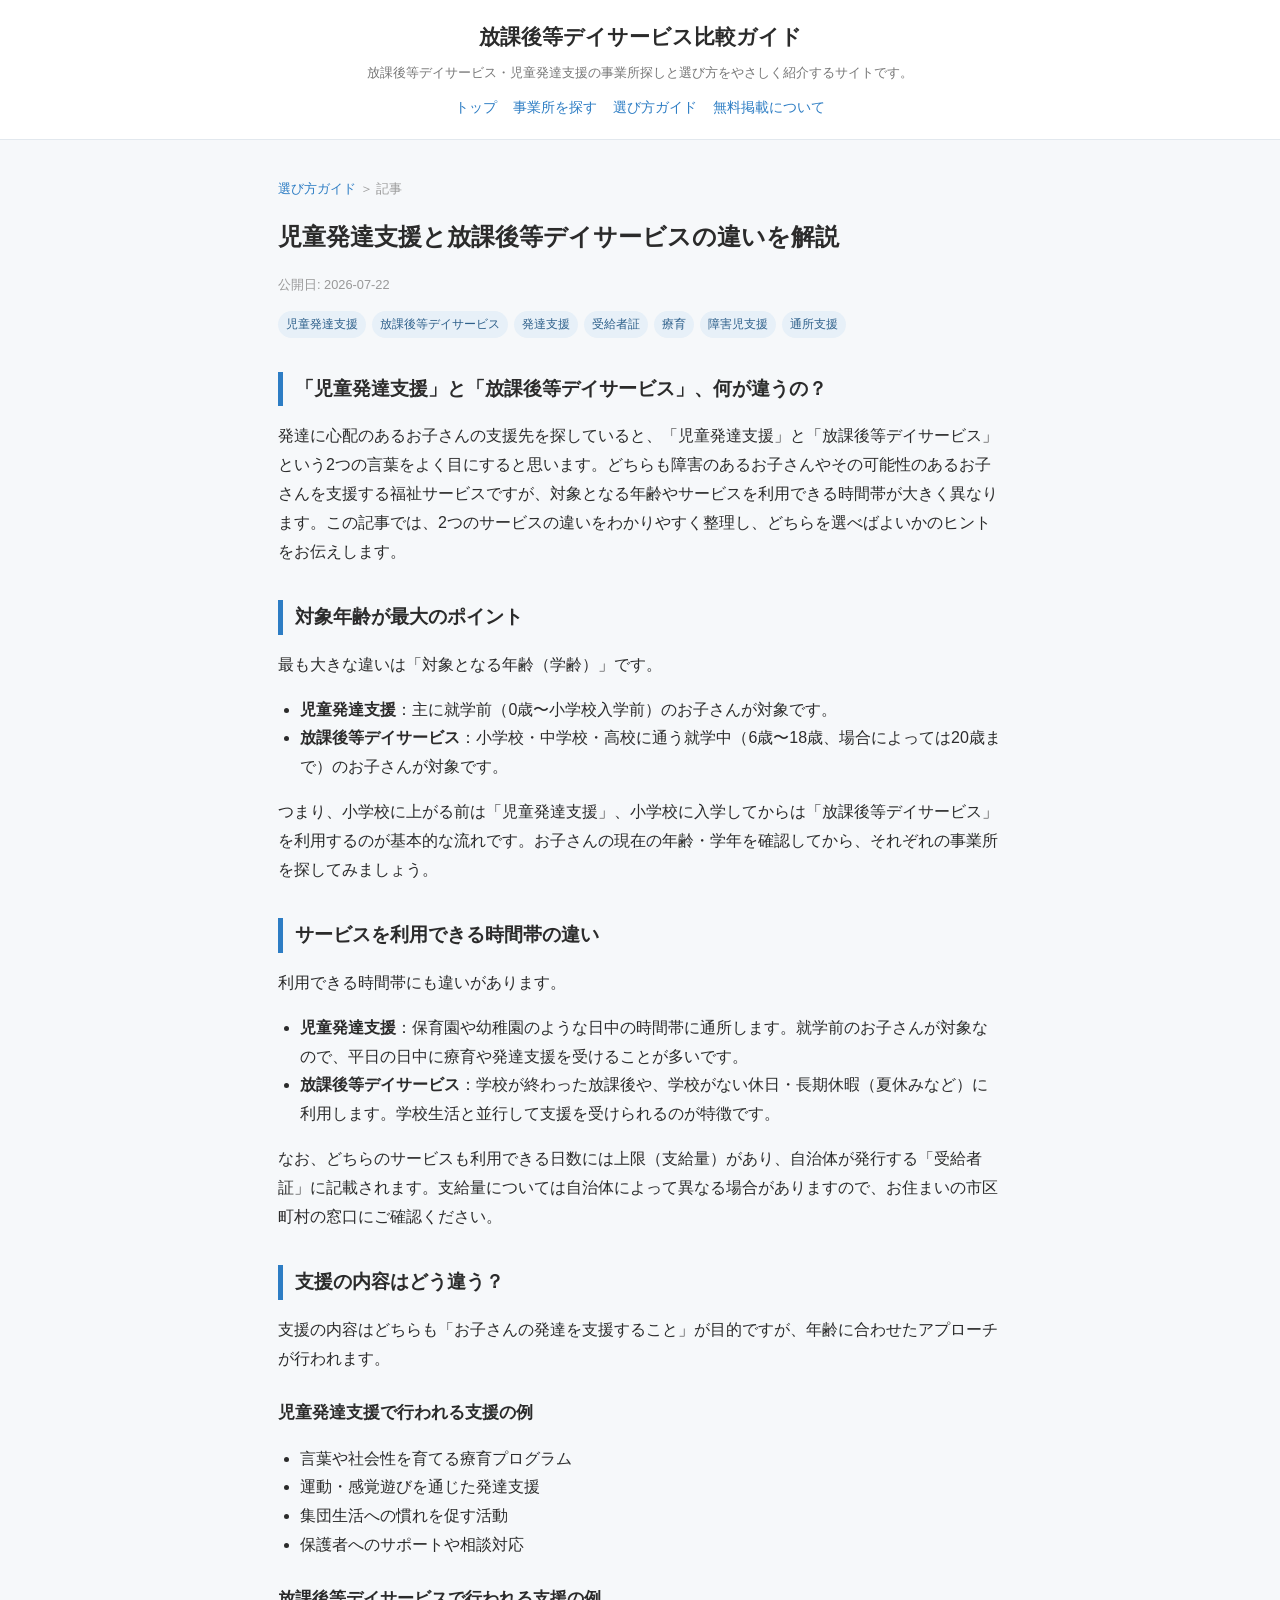
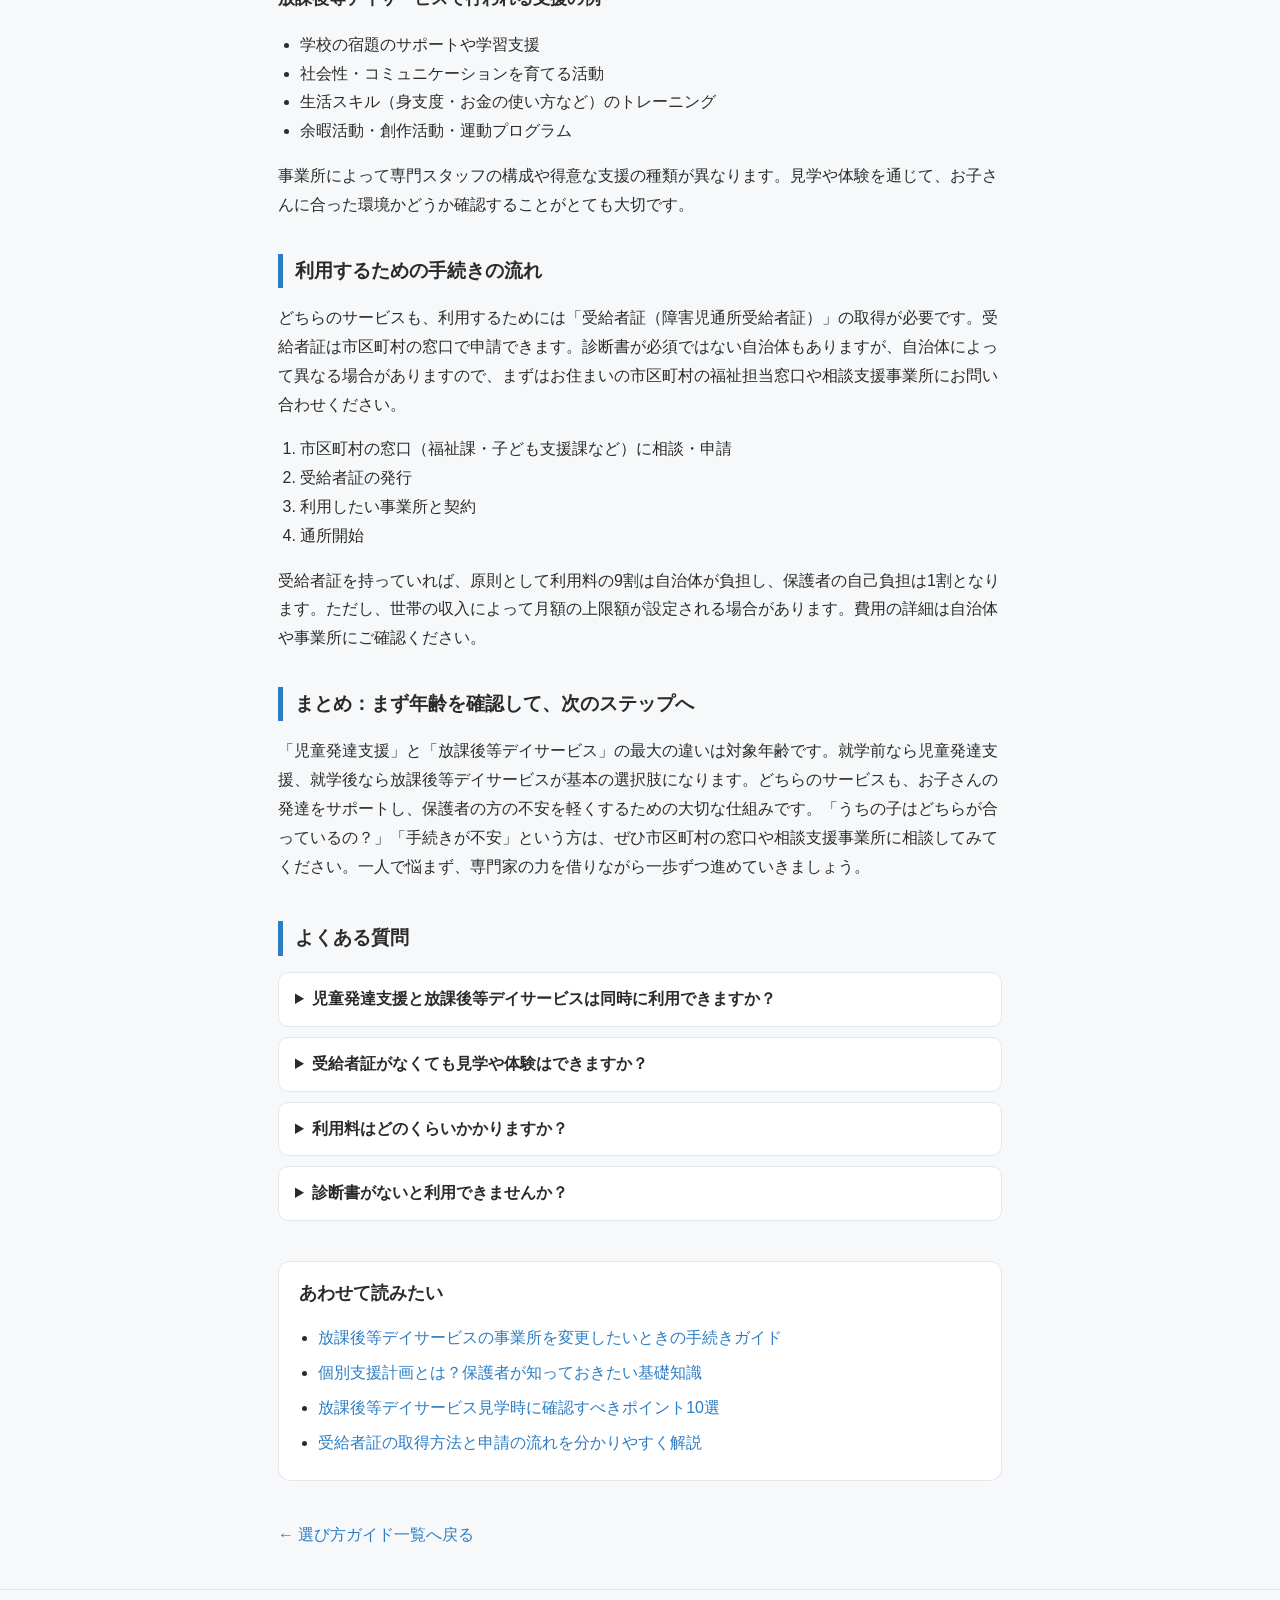
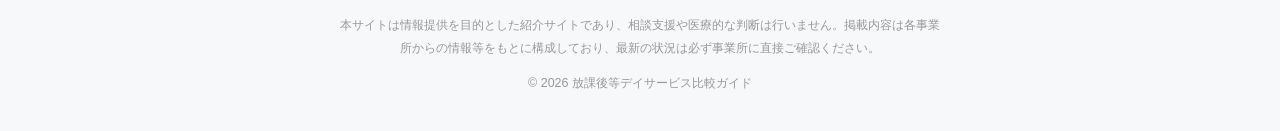
<file: docs/post-006.html>
<!DOCTYPE html>
<html lang="ja">
<head>
<meta charset="utf-8">
<meta name="viewport" content="width=device-width, initial-scale=1">
<title>児童発達支援と放課後等デイサービスの違いを解説</title>
<meta name="description" content="児童発達支援と放課後等デイサービスの対象年齢・サービス内容・利用の流れを、子どもの通所先を探している保護者向けにわかりやすく解説します。どちらが合っているか選ぶポイントも紹介。">
<meta name="robots" content="index,follow">
<link rel="canonical" href="https://ham225.github.io/houkago-day-guide/post-006.html">
<meta property="og:title" content="児童発達支援と放課後等デイサービスの違いを解説">
<meta property="og:description" content="児童発達支援と放課後等デイサービスの対象年齢・サービス内容・利用の流れを、子どもの通所先を探している保護者向けにわかりやすく解説します。どちらが合っているか選ぶポイントも紹介。">
<meta property="og:type" content="article">
<meta property="og:site_name" content="放課後等デイサービス比較ガイド">
<link rel="stylesheet" href="style.css">
<script type="application/ld+json">{"@context": "https://schema.org", "@type": "Article", "headline": "児童発達支援と放課後等デイサービスの違いを解説", "description": "児童発達支援と放課後等デイサービスの対象年齢・サービス内容・利用の流れを、子どもの通所先を探している保護者向けにわかりやすく解説します。どちらが合っているか選ぶポイントも紹介。", "datePublished": "2026-07-22", "dateModified": "2026-07-22", "author": {"@type": "Organization", "name": "放課後等デイサービス比較ガイド編集部"}, "publisher": {"@type": "Organization", "name": "放課後等デイサービス比較ガイド"}, "mainEntityOfPage": "https://ham225.github.io/houkago-day-guide/post-006.html", "inLanguage": "ja"}</script>
<script type="application/ld+json">{"@context": "https://schema.org", "@type": "HowTo", "name": "児童発達支援と放課後等デイサービスの違いを解説", "description": "児童発達支援と放課後等デイサービスの対象年齢・サービス内容・利用の流れを、子どもの通所先を探している保護者向けにわかりやすく解説します。どちらが合っているか選ぶポイントも紹介。", "step": [{"@type": "HowToStep", "position": 1, "name": "年齢・学齢を確認する", "text": "就学前のお子さんは「児童発達支援」、小学生以上は「放課後等デイサービス」が対象です。まずお子さんの現在の学齢を確認しましょう。"}, {"@type": "HowToStep", "position": 2, "name": "市区町村の窓口に相談する", "text": "受給者証の申請や地域の事業所情報は、お住まいの市区町村の福祉担当窓口や相談支援事業所で案内してもらえます。"}, {"@type": "HowToStep", "position": 3, "name": "受給者証を申請する", "text": "サービスを利用するには受給者証が必要です。必要書類や手続きの流れは自治体によって異なるため、窓口で確認してください。"}, {"@type": "HowToStep", "position": 4, "name": "複数の事業所を見学・体験する", "text": "事業所によって支援の内容や雰囲気が異なります。見学や体験利用を活用して、お子さんに合った環境を選びましょう。"}, {"@type": "HowToStep", "position": 5, "name": "契約・通所開始", "text": "利用したい事業所が決まったら契約を結び、通所をスタートします。開始後も定期的に支援内容を見直すことが大切です。"}]}</script>
<script type="application/ld+json">{"@context": "https://schema.org", "@type": "FAQPage", "mainEntity": [{"@type": "Question", "name": "児童発達支援と放課後等デイサービスは同時に利用できますか？", "acceptedAnswer": {"@type": "Answer", "text": "原則として就学前は児童発達支援、就学後は放課後等デイサービスの利用となります。同時利用はできませんが、小学校入学前後の切り替え時期については自治体や事業所にご相談ください。"}}, {"@type": "Question", "name": "受給者証がなくても見学や体験はできますか？", "acceptedAnswer": {"@type": "Answer", "text": "多くの事業所では、受給者証の取得前でも見学や相談を受け付けています。まずは気になる事業所に直接お問い合わせしてみましょう。"}}, {"@type": "Question", "name": "利用料はどのくらいかかりますか？", "acceptedAnswer": {"@type": "Answer", "text": "原則として利用料の9割は自治体が負担し、保護者負担は1割ですが、世帯収入に応じた月額上限額が設定されます。詳細は自治体や事業所によって異なるため、窓口にご確認ください。"}}, {"@type": "Question", "name": "診断書がないと利用できませんか？", "acceptedAnswer": {"@type": "Answer", "text": "診断書が必須かどうかは自治体によって異なります。診断がなくても発達に心配がある場合は利用できるケースもあるため、まずはお住まいの市区町村の窓口に相談してみてください。"}}]}</script>
<!-- AdSense用: 審査通過後にここへ広告コードを貼る -->
</head>
<body>
<header class="site-header">
  <a class="site-title" href="index.html">放課後等デイサービス比較ガイド</a>
  <p class="site-tagline">放課後等デイサービス・児童発達支援の事業所探しと選び方をやさしく紹介するサイトです。</p>
  <nav class="site-nav">
    <a href="index.html">トップ</a>
    <a href="facilities.html">事業所を探す</a>
    <a href="articles.html">選び方ガイド</a>
    <a href="about-listing.html">無料掲載について</a>
  </nav>
</header>
<main class="container">

<article>
  <p class="crumb"><a href="articles.html">選び方ガイド</a> ＞ 記事</p>
  <h1>児童発達支援と放課後等デイサービスの違いを解説</h1>
  <p class="meta">公開日: 2026-07-22</p>
  <div class="tags"><span class="tag">児童発達支援</span><span class="tag">放課後等デイサービス</span><span class="tag">発達支援</span><span class="tag">受給者証</span><span class="tag">療育</span><span class="tag">障害児支援</span><span class="tag">通所支援</span></div>
  <div class="article-body">
  <h2>「児童発達支援」と「放課後等デイサービス」、何が違うの？</h2><p>発達に心配のあるお子さんの支援先を探していると、「児童発達支援」と「放課後等デイサービス」という2つの言葉をよく目にすると思います。どちらも障害のあるお子さんやその可能性のあるお子さんを支援する福祉サービスですが、対象となる年齢やサービスを利用できる時間帯が大きく異なります。この記事では、2つのサービスの違いをわかりやすく整理し、どちらを選べばよいかのヒントをお伝えします。</p><h2>対象年齢が最大のポイント</h2><p>最も大きな違いは「対象となる年齢（学齢）」です。</p><ul><li><strong>児童発達支援</strong>：主に就学前（0歳〜小学校入学前）のお子さんが対象です。</li><li><strong>放課後等デイサービス</strong>：小学校・中学校・高校に通う就学中（6歳〜18歳、場合によっては20歳まで）のお子さんが対象です。</li></ul><p>つまり、小学校に上がる前は「児童発達支援」、小学校に入学してからは「放課後等デイサービス」を利用するのが基本的な流れです。お子さんの現在の年齢・学年を確認してから、それぞれの事業所を探してみましょう。</p><h2>サービスを利用できる時間帯の違い</h2><p>利用できる時間帯にも違いがあります。</p><ul><li><strong>児童発達支援</strong>：保育園や幼稚園のような日中の時間帯に通所します。就学前のお子さんが対象なので、平日の日中に療育や発達支援を受けることが多いです。</li><li><strong>放課後等デイサービス</strong>：学校が終わった放課後や、学校がない休日・長期休暇（夏休みなど）に利用します。学校生活と並行して支援を受けられるのが特徴です。</li></ul><p>なお、どちらのサービスも利用できる日数には上限（支給量）があり、自治体が発行する「受給者証」に記載されます。支給量については自治体によって異なる場合がありますので、お住まいの市区町村の窓口にご確認ください。</p><h2>支援の内容はどう違う？</h2><p>支援の内容はどちらも「お子さんの発達を支援すること」が目的ですが、年齢に合わせたアプローチが行われます。</p><h3>児童発達支援で行われる支援の例</h3><ul><li>言葉や社会性を育てる療育プログラム</li><li>運動・感覚遊びを通じた発達支援</li><li>集団生活への慣れを促す活動</li><li>保護者へのサポートや相談対応</li></ul><h3>放課後等デイサービスで行われる支援の例</h3><ul><li>学校の宿題のサポートや学習支援</li><li>社会性・コミュニケーションを育てる活動</li><li>生活スキル（身支度・お金の使い方など）のトレーニング</li><li>余暇活動・創作活動・運動プログラム</li></ul><p>事業所によって専門スタッフの構成や得意な支援の種類が異なります。見学や体験を通じて、お子さんに合った環境かどうか確認することがとても大切です。</p><h2>利用するための手続きの流れ</h2><p>どちらのサービスも、利用するためには「受給者証（障害児通所受給者証）」の取得が必要です。受給者証は市区町村の窓口で申請できます。診断書が必須ではない自治体もありますが、自治体によって異なる場合がありますので、まずはお住まいの市区町村の福祉担当窓口や相談支援事業所にお問い合わせください。</p><ol><li>市区町村の窓口（福祉課・子ども支援課など）に相談・申請</li><li>受給者証の発行</li><li>利用したい事業所と契約</li><li>通所開始</li></ol><p>受給者証を持っていれば、原則として利用料の9割は自治体が負担し、保護者の自己負担は1割となります。ただし、世帯の収入によって月額の上限額が設定される場合があります。費用の詳細は自治体や事業所にご確認ください。</p><h2>まとめ：まず年齢を確認して、次のステップへ</h2><p>「児童発達支援」と「放課後等デイサービス」の最大の違いは対象年齢です。就学前なら児童発達支援、就学後なら放課後等デイサービスが基本の選択肢になります。どちらのサービスも、お子さんの発達をサポートし、保護者の方の不安を軽くするための大切な仕組みです。「うちの子はどちらが合っているの？」「手続きが不安」という方は、ぜひ市区町村の窓口や相談支援事業所に相談してみてください。一人で悩まず、専門家の力を借りながら一歩ずつ進めていきましょう。</p>
  </div>
  <section class='faq'><h2>よくある質問</h2><details class='faq-item'><summary>児童発達支援と放課後等デイサービスは同時に利用できますか？</summary><p>原則として就学前は児童発達支援、就学後は放課後等デイサービスの利用となります。同時利用はできませんが、小学校入学前後の切り替え時期については自治体や事業所にご相談ください。</p></details><details class='faq-item'><summary>受給者証がなくても見学や体験はできますか？</summary><p>多くの事業所では、受給者証の取得前でも見学や相談を受け付けています。まずは気になる事業所に直接お問い合わせしてみましょう。</p></details><details class='faq-item'><summary>利用料はどのくらいかかりますか？</summary><p>原則として利用料の9割は自治体が負担し、保護者負担は1割ですが、世帯収入に応じた月額上限額が設定されます。詳細は自治体や事業所によって異なるため、窓口にご確認ください。</p></details><details class='faq-item'><summary>診断書がないと利用できませんか？</summary><p>診断書が必須かどうかは自治体によって異なります。診断がなくても発達に心配がある場合は利用できるケースもあるため、まずはお住まいの市区町村の窓口に相談してみてください。</p></details></section>
  <nav class='related'><h2>あわせて読みたい</h2><ul><li><a href='post-010.html'>放課後等デイサービスの事業所を変更したいときの手続きガイド</a></li><li><a href='post-009.html'>個別支援計画とは？保護者が知っておきたい基礎知識</a></li><li><a href='post-004.html'>放課後等デイサービス見学時に確認すべきポイント10選</a></li><li><a href='post-002.html'>受給者証の取得方法と申請の流れを分かりやすく解説</a></li></ul></nav>
  <p class="back"><a href="articles.html">← 選び方ガイド一覧へ戻る</a></p>
</article>

</main>
<footer class="site-footer">
  <p class="disclaimer">本サイトは情報提供を目的とした紹介サイトであり、相談支援や医療的な判断は行いません。掲載内容は各事業所からの情報等をもとに構成しており、最新の状況は必ず事業所に直接ご確認ください。</p>
  <p>&copy; 2026 放課後等デイサービス比較ガイド</p>
</footer>
</body>
</html>
</file>
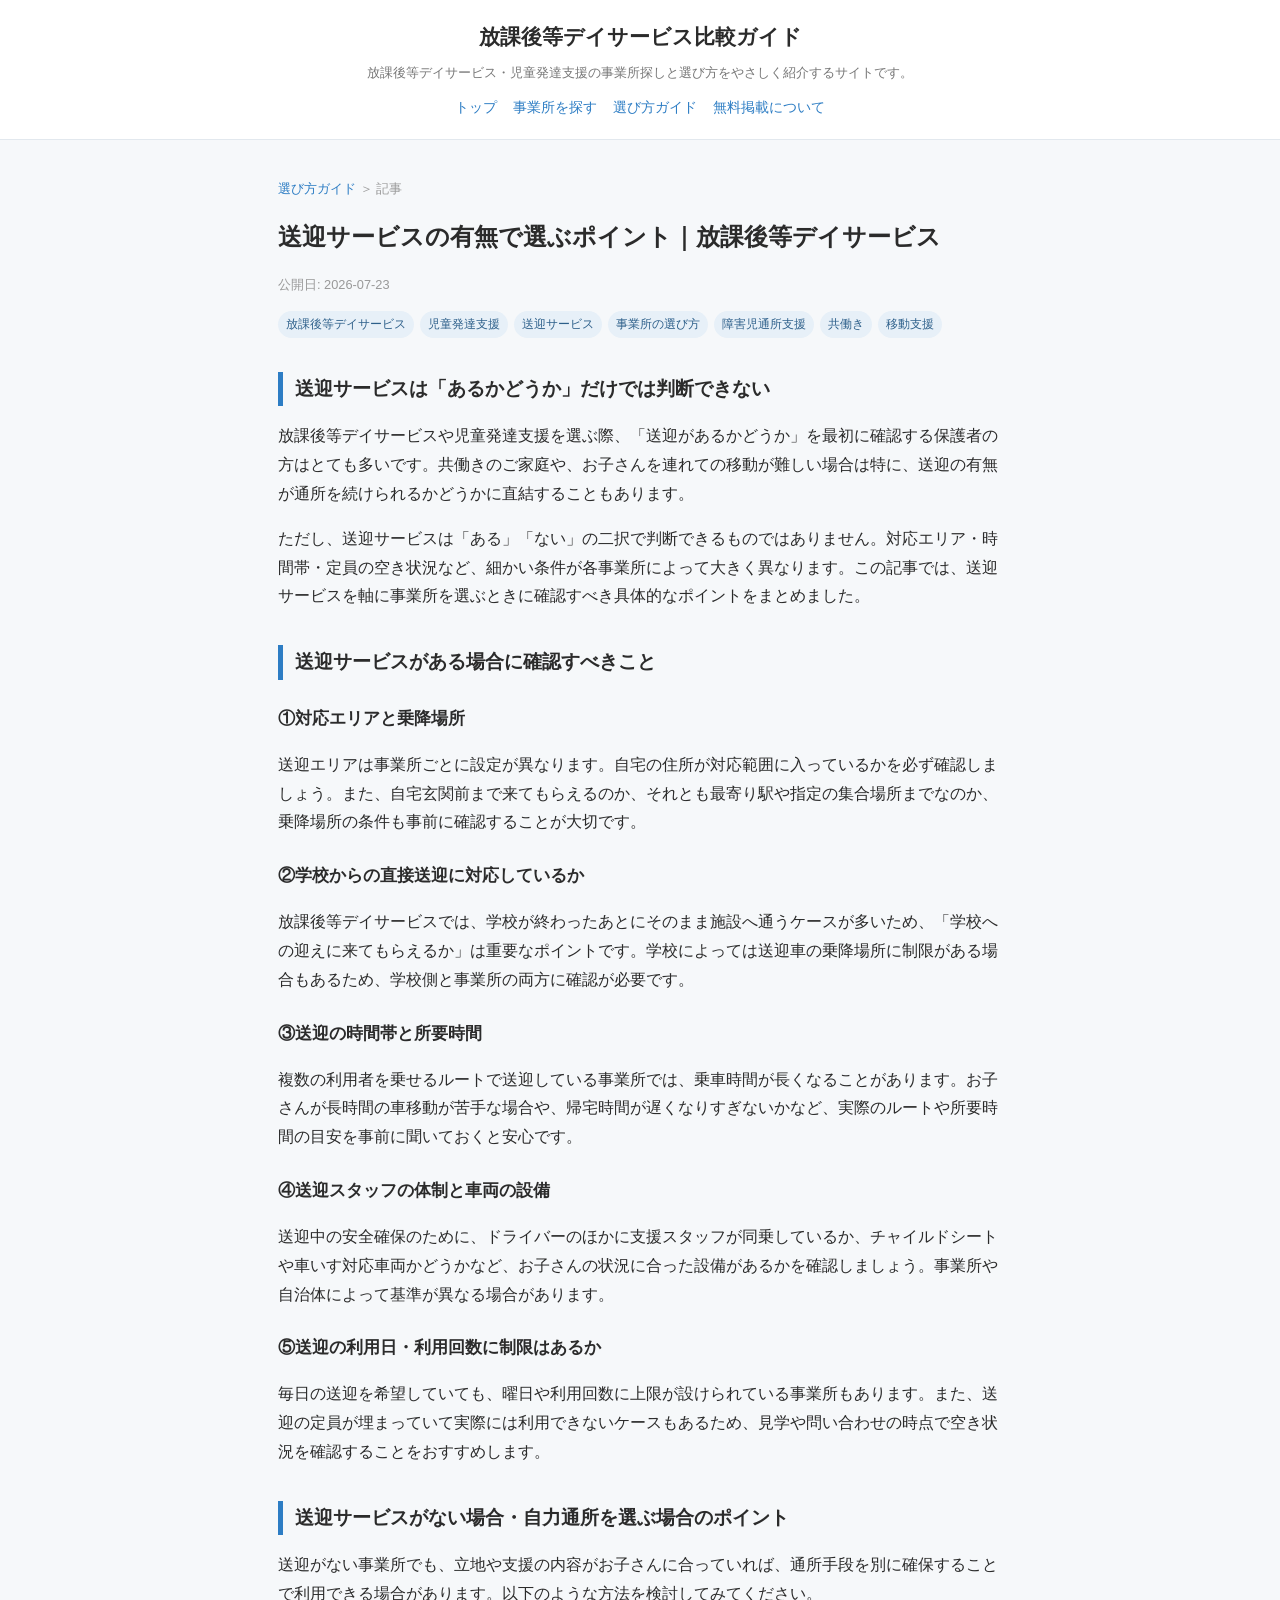
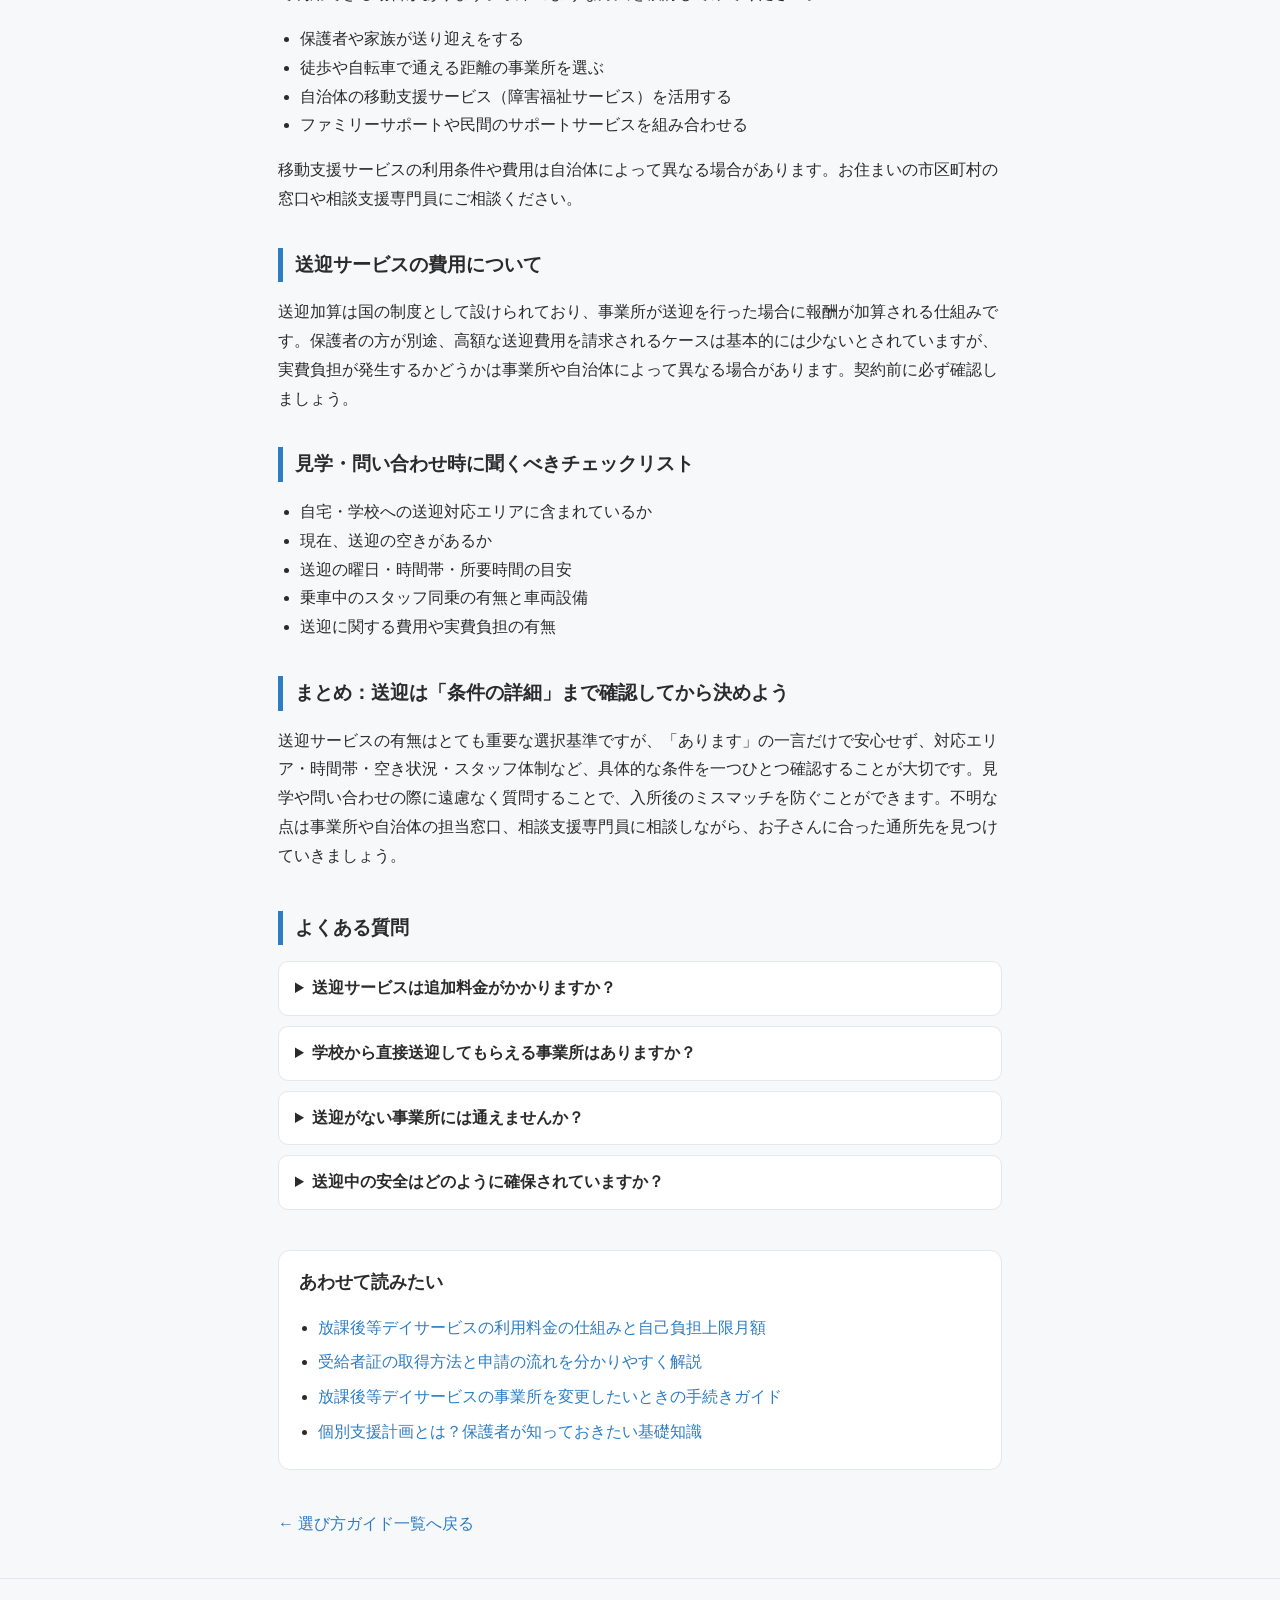
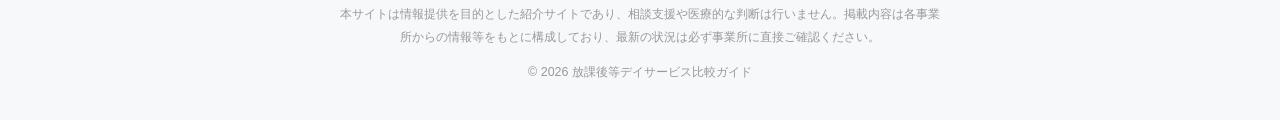
<file: docs/post-007.html>
<!DOCTYPE html>
<html lang="ja">
<head>
<meta charset="utf-8">
<meta name="viewport" content="width=device-width, initial-scale=1">
<title>送迎サービスの有無で選ぶポイント｜放課後等デイサービス</title>
<meta name="description" content="放課後等デイサービス・児童発達支援を選ぶとき、送迎サービスの有無は大きな判断材料です。確認すべきポイントや注意点をわかりやすく解説します。">
<meta name="robots" content="index,follow">
<link rel="canonical" href="https://ham225.github.io/houkago-day-guide/post-007.html">
<meta property="og:title" content="送迎サービスの有無で選ぶポイント｜放課後等デイサービス">
<meta property="og:description" content="放課後等デイサービス・児童発達支援を選ぶとき、送迎サービスの有無は大きな判断材料です。確認すべきポイントや注意点をわかりやすく解説します。">
<meta property="og:type" content="article">
<meta property="og:site_name" content="放課後等デイサービス比較ガイド">
<link rel="stylesheet" href="style.css">
<script type="application/ld+json">{"@context": "https://schema.org", "@type": "Article", "headline": "送迎サービスの有無で選ぶポイント｜放課後等デイサービス", "description": "放課後等デイサービス・児童発達支援を選ぶとき、送迎サービスの有無は大きな判断材料です。確認すべきポイントや注意点をわかりやすく解説します。", "datePublished": "2026-07-23", "dateModified": "2026-07-23", "author": {"@type": "Organization", "name": "放課後等デイサービス比較ガイド編集部"}, "publisher": {"@type": "Organization", "name": "放課後等デイサービス比較ガイド"}, "mainEntityOfPage": "https://ham225.github.io/houkago-day-guide/post-007.html", "inLanguage": "ja"}</script>
<script type="application/ld+json">{"@context": "https://schema.org", "@type": "HowTo", "name": "送迎サービスの有無で選ぶポイント｜放課後等デイサービス", "description": "放課後等デイサービス・児童発達支援を選ぶとき、送迎サービスの有無は大きな判断材料です。確認すべきポイントや注意点をわかりやすく解説します。", "step": [{"@type": "HowToStep", "position": 1, "name": "対応エリアを確認", "text": "自宅や学校が送迎エリアに含まれているかを問い合わせ時に必ず確認しましょう。住所を伝えるとスムーズです。"}, {"@type": "HowToStep", "position": 2, "name": "送迎の空き状況を聞く", "text": "送迎を希望する曜日・時間帯に空きがあるかを事前に確認してください。定員が埋まっている場合もあります。"}, {"@type": "HowToStep", "position": 3, "name": "乗車時間・ルートの目安を把握", "text": "複数の利用者を乗せるルートでは所要時間が長くなることがあります。お子さんの負担にならないか事前に確認を。"}, {"@type": "HowToStep", "position": 4, "name": "スタッフ同乗・車両設備を確認", "text": "安全な送迎のためにスタッフが同乗しているか、チャイルドシートや車いす対応車両かどうかも確認しましょう。"}, {"@type": "HowToStep", "position": 5, "name": "費用・実費負担の有無を確認", "text": "送迎に関して実費負担が発生するかどうかを契約前に必ず確認してください。事業所によって異なります。"}, {"@type": "HowToStep", "position": 6, "name": "送迎なしの場合の代替手段を検討", "text": "移動支援サービスやファミリーサポートなど、自治体の福祉サービスを活用できる場合があります。窓口に相談してみましょう。"}]}</script>
<script type="application/ld+json">{"@context": "https://schema.org", "@type": "FAQPage", "mainEntity": [{"@type": "Question", "name": "送迎サービスは追加料金がかかりますか？", "acceptedAnswer": {"@type": "Answer", "text": "送迎加算は国の制度として設けられており、保護者が別途高額な費用を負担するケースは少ないとされています。ただし実費負担の有無は事業所や自治体によって異なるため、契約前に必ず確認してください。"}}, {"@type": "Question", "name": "学校から直接送迎してもらえる事業所はありますか？", "acceptedAnswer": {"@type": "Answer", "text": "学校への迎えに対応している事業所は多くありますが、学校側の受け入れ条件や乗降場所の制限がある場合もあります。事業所と学校の両方に確認することをおすすめします。"}}, {"@type": "Question", "name": "送迎がない事業所には通えませんか？", "acceptedAnswer": {"@type": "Answer", "text": "送迎がなくても、自治体の移動支援サービスやファミリーサポートを活用することで通所できる場合があります。お住まいの市区町村窓口や相談支援専門員にご相談ください。"}}, {"@type": "Question", "name": "送迎中の安全はどのように確保されていますか？", "acceptedAnswer": {"@type": "Answer", "text": "ドライバーに加えて支援スタッフが同乗しているか、チャイルドシートや車いす対応車両かどうかなど、体制は事業所によって異なります。見学・問い合わせ時に具体的に確認しましょう。"}}]}</script>
<!-- AdSense用: 審査通過後にここへ広告コードを貼る -->
</head>
<body>
<header class="site-header">
  <a class="site-title" href="index.html">放課後等デイサービス比較ガイド</a>
  <p class="site-tagline">放課後等デイサービス・児童発達支援の事業所探しと選び方をやさしく紹介するサイトです。</p>
  <nav class="site-nav">
    <a href="index.html">トップ</a>
    <a href="facilities.html">事業所を探す</a>
    <a href="articles.html">選び方ガイド</a>
    <a href="about-listing.html">無料掲載について</a>
  </nav>
</header>
<main class="container">

<article>
  <p class="crumb"><a href="articles.html">選び方ガイド</a> ＞ 記事</p>
  <h1>送迎サービスの有無で選ぶポイント｜放課後等デイサービス</h1>
  <p class="meta">公開日: 2026-07-23</p>
  <div class="tags"><span class="tag">放課後等デイサービス</span><span class="tag">児童発達支援</span><span class="tag">送迎サービス</span><span class="tag">事業所の選び方</span><span class="tag">障害児通所支援</span><span class="tag">共働き</span><span class="tag">移動支援</span></div>
  <div class="article-body">
  <h2>送迎サービスは「あるかどうか」だけでは判断できない</h2><p>放課後等デイサービスや児童発達支援を選ぶ際、「送迎があるかどうか」を最初に確認する保護者の方はとても多いです。共働きのご家庭や、お子さんを連れての移動が難しい場合は特に、送迎の有無が通所を続けられるかどうかに直結することもあります。</p><p>ただし、送迎サービスは「ある」「ない」の二択で判断できるものではありません。対応エリア・時間帯・定員の空き状況など、細かい条件が各事業所によって大きく異なります。この記事では、送迎サービスを軸に事業所を選ぶときに確認すべき具体的なポイントをまとめました。</p><h2>送迎サービスがある場合に確認すべきこと</h2><h3>①対応エリアと乗降場所</h3><p>送迎エリアは事業所ごとに設定が異なります。自宅の住所が対応範囲に入っているかを必ず確認しましょう。また、自宅玄関前まで来てもらえるのか、それとも最寄り駅や指定の集合場所までなのか、乗降場所の条件も事前に確認することが大切です。</p><h3>②学校からの直接送迎に対応しているか</h3><p>放課後等デイサービスでは、学校が終わったあとにそのまま施設へ通うケースが多いため、「学校への迎えに来てもらえるか」は重要なポイントです。学校によっては送迎車の乗降場所に制限がある場合もあるため、学校側と事業所の両方に確認が必要です。</p><h3>③送迎の時間帯と所要時間</h3><p>複数の利用者を乗せるルートで送迎している事業所では、乗車時間が長くなることがあります。お子さんが長時間の車移動が苦手な場合や、帰宅時間が遅くなりすぎないかなど、実際のルートや所要時間の目安を事前に聞いておくと安心です。</p><h3>④送迎スタッフの体制と車両の設備</h3><p>送迎中の安全確保のために、ドライバーのほかに支援スタッフが同乗しているか、チャイルドシートや車いす対応車両かどうかなど、お子さんの状況に合った設備があるかを確認しましょう。事業所や自治体によって基準が異なる場合があります。</p><h3>⑤送迎の利用日・利用回数に制限はあるか</h3><p>毎日の送迎を希望していても、曜日や利用回数に上限が設けられている事業所もあります。また、送迎の定員が埋まっていて実際には利用できないケースもあるため、見学や問い合わせの時点で空き状況を確認することをおすすめします。</p><h2>送迎サービスがない場合・自力通所を選ぶ場合のポイント</h2><p>送迎がない事業所でも、立地や支援の内容がお子さんに合っていれば、通所手段を別に確保することで利用できる場合があります。以下のような方法を検討してみてください。</p><ul><li>保護者や家族が送り迎えをする</li><li>徒歩や自転車で通える距離の事業所を選ぶ</li><li>自治体の移動支援サービス（障害福祉サービス）を活用する</li><li>ファミリーサポートや民間のサポートサービスを組み合わせる</li></ul><p>移動支援サービスの利用条件や費用は自治体によって異なる場合があります。お住まいの市区町村の窓口や相談支援専門員にご相談ください。</p><h2>送迎サービスの費用について</h2><p>送迎加算は国の制度として設けられており、事業所が送迎を行った場合に報酬が加算される仕組みです。保護者の方が別途、高額な送迎費用を請求されるケースは基本的には少ないとされていますが、実費負担が発生するかどうかは事業所や自治体によって異なる場合があります。契約前に必ず確認しましょう。</p><h2>見学・問い合わせ時に聞くべきチェックリスト</h2><ul><li>自宅・学校への送迎対応エリアに含まれているか</li><li>現在、送迎の空きがあるか</li><li>送迎の曜日・時間帯・所要時間の目安</li><li>乗車中のスタッフ同乗の有無と車両設備</li><li>送迎に関する費用や実費負担の有無</li></ul><h2>まとめ：送迎は「条件の詳細」まで確認してから決めよう</h2><p>送迎サービスの有無はとても重要な選択基準ですが、「あります」の一言だけで安心せず、対応エリア・時間帯・空き状況・スタッフ体制など、具体的な条件を一つひとつ確認することが大切です。見学や問い合わせの際に遠慮なく質問することで、入所後のミスマッチを防ぐことができます。不明な点は事業所や自治体の担当窓口、相談支援専門員に相談しながら、お子さんに合った通所先を見つけていきましょう。</p>
  </div>
  <section class='faq'><h2>よくある質問</h2><details class='faq-item'><summary>送迎サービスは追加料金がかかりますか？</summary><p>送迎加算は国の制度として設けられており、保護者が別途高額な費用を負担するケースは少ないとされています。ただし実費負担の有無は事業所や自治体によって異なるため、契約前に必ず確認してください。</p></details><details class='faq-item'><summary>学校から直接送迎してもらえる事業所はありますか？</summary><p>学校への迎えに対応している事業所は多くありますが、学校側の受け入れ条件や乗降場所の制限がある場合もあります。事業所と学校の両方に確認することをおすすめします。</p></details><details class='faq-item'><summary>送迎がない事業所には通えませんか？</summary><p>送迎がなくても、自治体の移動支援サービスやファミリーサポートを活用することで通所できる場合があります。お住まいの市区町村窓口や相談支援専門員にご相談ください。</p></details><details class='faq-item'><summary>送迎中の安全はどのように確保されていますか？</summary><p>ドライバーに加えて支援スタッフが同乗しているか、チャイルドシートや車いす対応車両かどうかなど、体制は事業所によって異なります。見学・問い合わせ時に具体的に確認しましょう。</p></details></section>
  <nav class='related'><h2>あわせて読みたい</h2><ul><li><a href='post-005.html'>放課後等デイサービスの利用料金の仕組みと自己負担上限月額</a></li><li><a href='post-002.html'>受給者証の取得方法と申請の流れを分かりやすく解説</a></li><li><a href='post-010.html'>放課後等デイサービスの事業所を変更したいときの手続きガイド</a></li><li><a href='post-009.html'>個別支援計画とは？保護者が知っておきたい基礎知識</a></li></ul></nav>
  <p class="back"><a href="articles.html">← 選び方ガイド一覧へ戻る</a></p>
</article>

</main>
<footer class="site-footer">
  <p class="disclaimer">本サイトは情報提供を目的とした紹介サイトであり、相談支援や医療的な判断は行いません。掲載内容は各事業所からの情報等をもとに構成しており、最新の状況は必ず事業所に直接ご確認ください。</p>
  <p>&copy; 2026 放課後等デイサービス比較ガイド</p>
</footer>
</body>
</html>
</file>
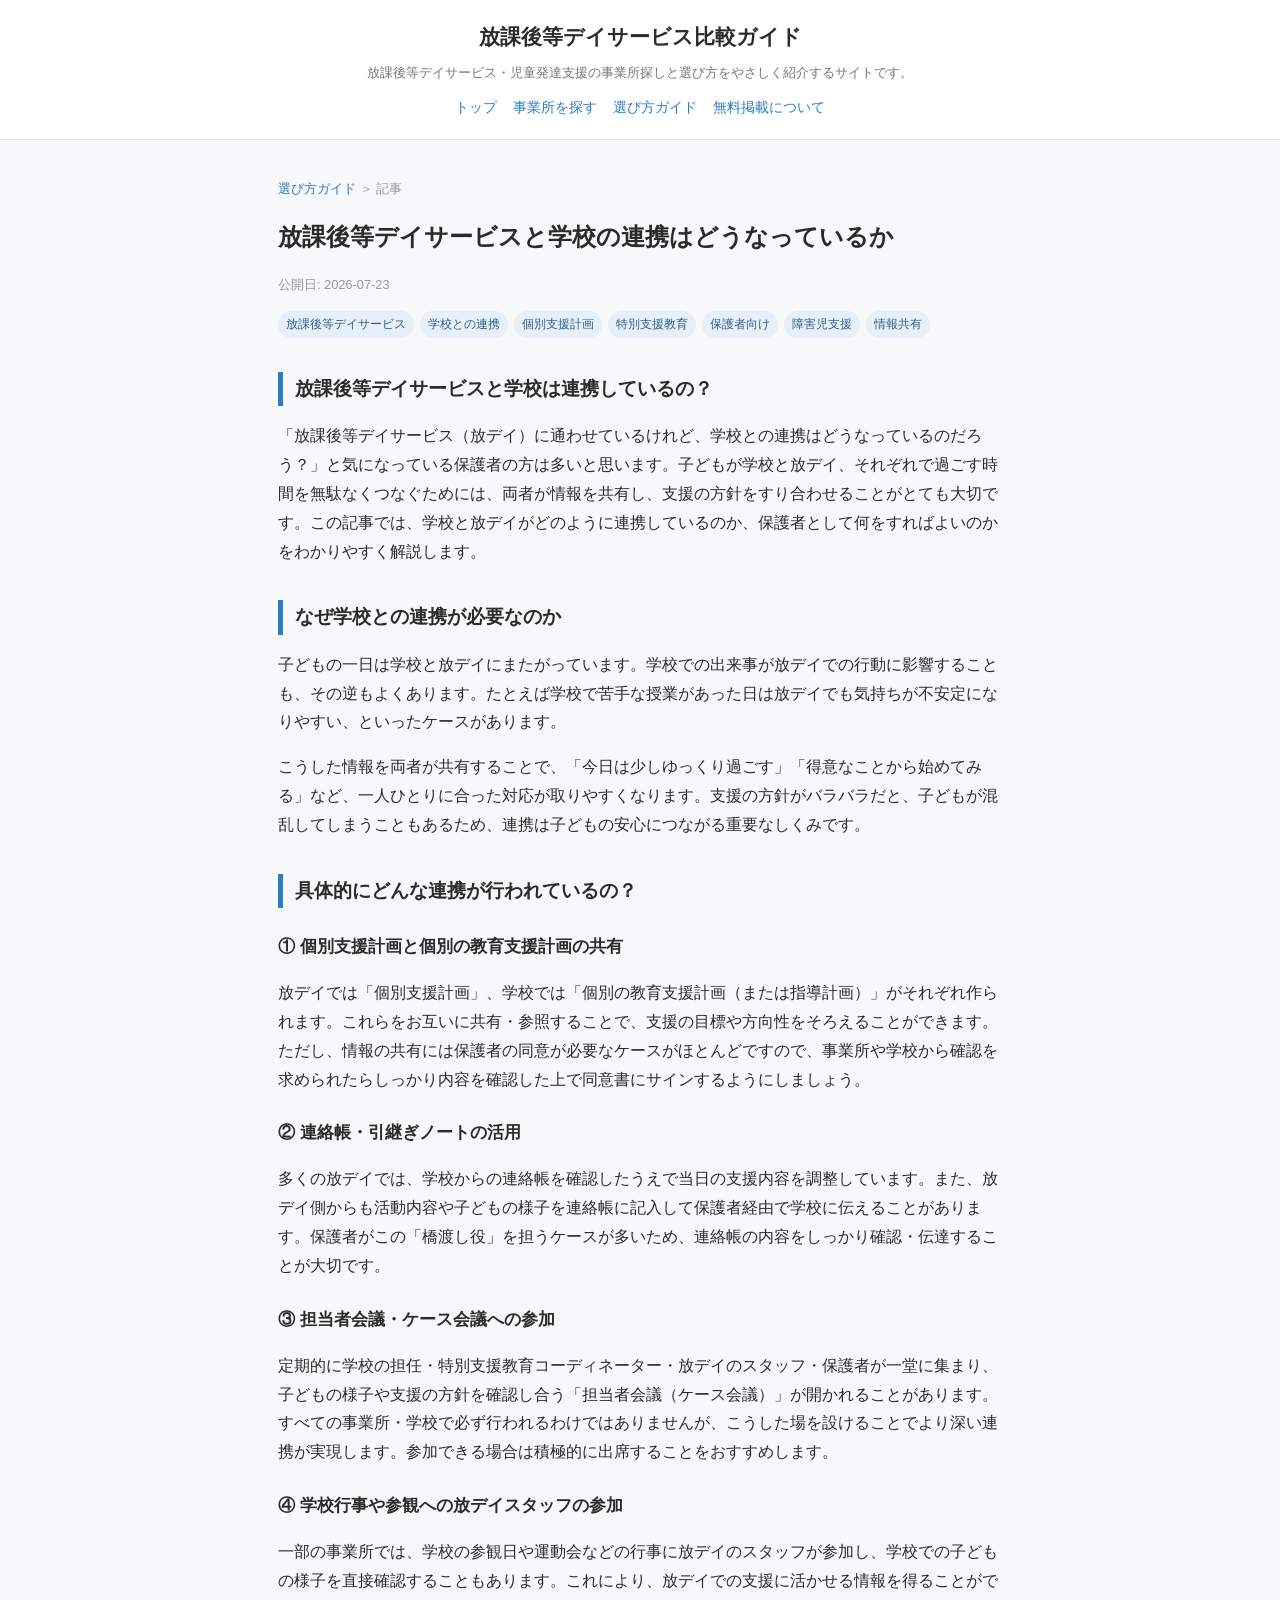
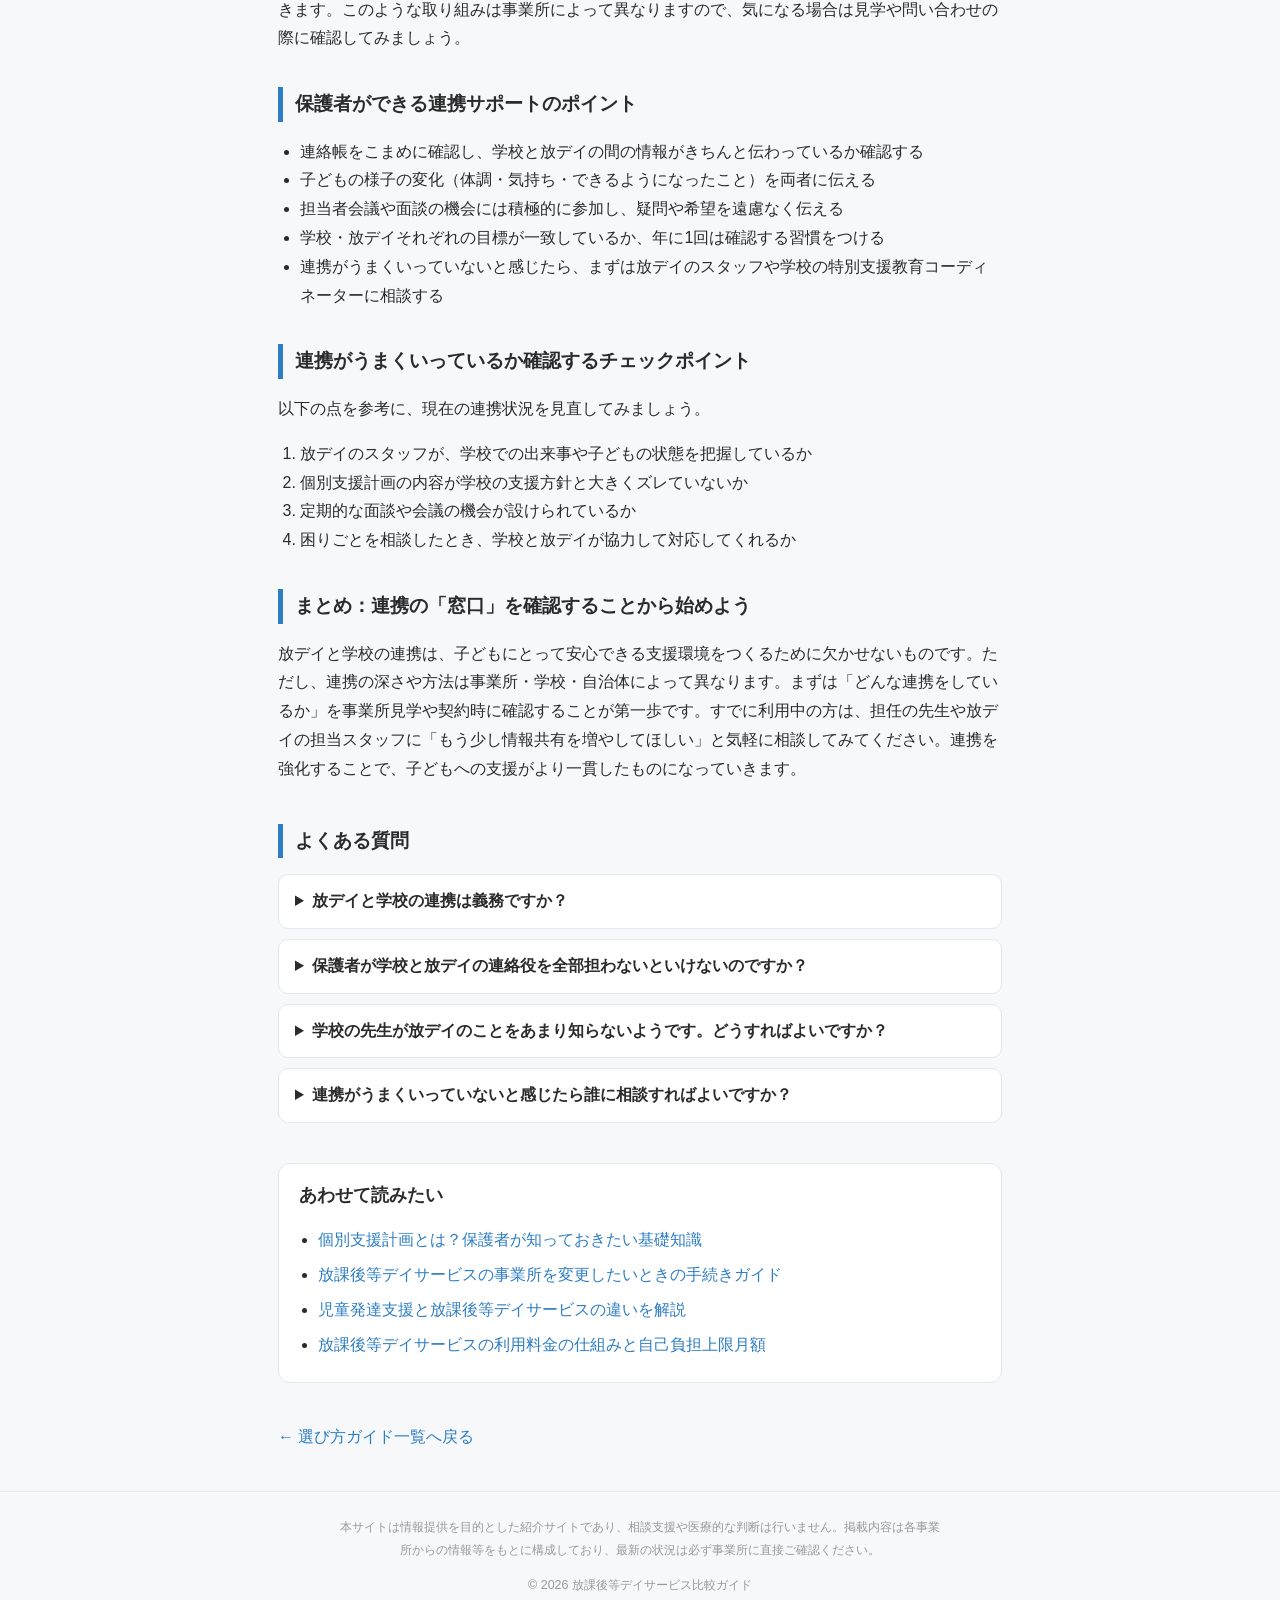
<file: docs/post-008.html>
<!DOCTYPE html>
<html lang="ja">
<head>
<meta charset="utf-8">
<meta name="viewport" content="width=device-width, initial-scale=1">
<title>放課後等デイサービスと学校の連携はどうなっているか</title>
<meta name="description" content="放課後等デイサービスと学校の連携は、子どもの支援を一貫させる上でとても重要です。どんな情報共有が行われ、保護者は何をすればよいか、具体的に解説します。">
<meta name="robots" content="index,follow">
<link rel="canonical" href="https://ham225.github.io/houkago-day-guide/post-008.html">
<meta property="og:title" content="放課後等デイサービスと学校の連携はどうなっているか">
<meta property="og:description" content="放課後等デイサービスと学校の連携は、子どもの支援を一貫させる上でとても重要です。どんな情報共有が行われ、保護者は何をすればよいか、具体的に解説します。">
<meta property="og:type" content="article">
<meta property="og:site_name" content="放課後等デイサービス比較ガイド">
<link rel="stylesheet" href="style.css">
<script type="application/ld+json">{"@context": "https://schema.org", "@type": "Article", "headline": "放課後等デイサービスと学校の連携はどうなっているか", "description": "放課後等デイサービスと学校の連携は、子どもの支援を一貫させる上でとても重要です。どんな情報共有が行われ、保護者は何をすればよいか、具体的に解説します。", "datePublished": "2026-07-23", "dateModified": "2026-07-23", "author": {"@type": "Organization", "name": "放課後等デイサービス比較ガイド編集部"}, "publisher": {"@type": "Organization", "name": "放課後等デイサービス比較ガイド"}, "mainEntityOfPage": "https://ham225.github.io/houkago-day-guide/post-008.html", "inLanguage": "ja"}</script>
<script type="application/ld+json">{"@context": "https://schema.org", "@type": "HowTo", "name": "放課後等デイサービスと学校の連携はどうなっているか", "description": "放課後等デイサービスと学校の連携は、子どもの支援を一貫させる上でとても重要です。どんな情報共有が行われ、保護者は何をすればよいか、具体的に解説します。", "step": [{"@type": "HowToStep", "position": 1, "name": "同意書の内容を確認する", "text": "学校と放デイが情報を共有するには保護者の同意が必要です。同意書を求められた際は、どんな情報が共有されるのかを必ず確認してからサインしましょう。"}, {"@type": "HowToStep", "position": 2, "name": "連絡帳を橋渡しに使う", "text": "学校と放デイをつなぐ連絡帳を毎日確認し、気になることがあれば書き添えるなど、保護者が情報の橋渡し役を意識することが大切です。"}, {"@type": "HowToStep", "position": 3, "name": "担当者会議への参加を確認する", "text": "定期的なケース会議が行われているか事業所に確認しましょう。開催される場合は積極的に参加し、子どもの状況や支援方針を共有する機会にしてください。"}, {"@type": "HowToStep", "position": 4, "name": "個別支援計画を年1回見直す", "text": "放デイの個別支援計画と学校の個別の教育支援計画の目標が一致しているか、年に1回は両者の内容を確認・比較する習慣をつけましょう。"}, {"@type": "HowToStep", "position": 5, "name": "困ったらコーディネーターに相談", "text": "連携がうまくいっていないと感じたら、学校の特別支援教育コーディネーターか放デイのスタッフに相談することが解決への近道です。"}]}</script>
<script type="application/ld+json">{"@context": "https://schema.org", "@type": "FAQPage", "mainEntity": [{"@type": "Question", "name": "放デイと学校の連携は義務ですか？", "acceptedAnswer": {"@type": "Answer", "text": "法律上、放デイには関係機関との連携が求められていますが、具体的な連携の方法や頻度は事業所や学校によって異なります。気になる場合は見学時や契約前に確認するとよいでしょう。"}}, {"@type": "Question", "name": "保護者が学校と放デイの連絡役を全部担わないといけないのですか？", "acceptedAnswer": {"@type": "Answer", "text": "必ずしも保護者がすべてを担う必要はありません。事業所によっては学校と直接連絡を取るケースもあります。負担を感じている場合は、担当スタッフに相談してみましょう。"}}, {"@type": "Question", "name": "学校の先生が放デイのことをあまり知らないようです。どうすればよいですか？", "acceptedAnswer": {"@type": "Answer", "text": "まず担任の先生や特別支援教育コーディネーターに放デイのパンフレットを渡したり、面談の機会に説明するところから始めてみましょう。放デイのスタッフに相談すると一緒に対応策を考えてくれることもあります。"}}, {"@type": "Question", "name": "連携がうまくいっていないと感じたら誰に相談すればよいですか？", "acceptedAnswer": {"@type": "Answer", "text": "まず放デイの担当スタッフか管理者に相談してください。解決しない場合は、お住まいの自治体の障害福祉窓口や相談支援専門員に相談することをおすすめします。"}}]}</script>
<!-- AdSense用: 審査通過後にここへ広告コードを貼る -->
</head>
<body>
<header class="site-header">
  <a class="site-title" href="index.html">放課後等デイサービス比較ガイド</a>
  <p class="site-tagline">放課後等デイサービス・児童発達支援の事業所探しと選び方をやさしく紹介するサイトです。</p>
  <nav class="site-nav">
    <a href="index.html">トップ</a>
    <a href="facilities.html">事業所を探す</a>
    <a href="articles.html">選び方ガイド</a>
    <a href="about-listing.html">無料掲載について</a>
  </nav>
</header>
<main class="container">

<article>
  <p class="crumb"><a href="articles.html">選び方ガイド</a> ＞ 記事</p>
  <h1>放課後等デイサービスと学校の連携はどうなっているか</h1>
  <p class="meta">公開日: 2026-07-23</p>
  <div class="tags"><span class="tag">放課後等デイサービス</span><span class="tag">学校との連携</span><span class="tag">個別支援計画</span><span class="tag">特別支援教育</span><span class="tag">保護者向け</span><span class="tag">障害児支援</span><span class="tag">情報共有</span></div>
  <div class="article-body">
  <h2>放課後等デイサービスと学校は連携しているの？</h2><p>「放課後等デイサービス（放デイ）に通わせているけれど、学校との連携はどうなっているのだろう？」と気になっている保護者の方は多いと思います。子どもが学校と放デイ、それぞれで過ごす時間を無駄なくつなぐためには、両者が情報を共有し、支援の方針をすり合わせることがとても大切です。この記事では、学校と放デイがどのように連携しているのか、保護者として何をすればよいのかをわかりやすく解説します。</p><h2>なぜ学校との連携が必要なのか</h2><p>子どもの一日は学校と放デイにまたがっています。学校での出来事が放デイでの行動に影響することも、その逆もよくあります。たとえば学校で苦手な授業があった日は放デイでも気持ちが不安定になりやすい、といったケースがあります。</p><p>こうした情報を両者が共有することで、「今日は少しゆっくり過ごす」「得意なことから始めてみる」など、一人ひとりに合った対応が取りやすくなります。支援の方針がバラバラだと、子どもが混乱してしまうこともあるため、連携は子どもの安心につながる重要なしくみです。</p><h2>具体的にどんな連携が行われているの？</h2><h3>① 個別支援計画と個別の教育支援計画の共有</h3><p>放デイでは「個別支援計画」、学校では「個別の教育支援計画（または指導計画）」がそれぞれ作られます。これらをお互いに共有・参照することで、支援の目標や方向性をそろえることができます。ただし、情報の共有には保護者の同意が必要なケースがほとんどですので、事業所や学校から確認を求められたらしっかり内容を確認した上で同意書にサインするようにしましょう。</p><h3>② 連絡帳・引継ぎノートの活用</h3><p>多くの放デイでは、学校からの連絡帳を確認したうえで当日の支援内容を調整しています。また、放デイ側からも活動内容や子どもの様子を連絡帳に記入して保護者経由で学校に伝えることがあります。保護者がこの「橋渡し役」を担うケースが多いため、連絡帳の内容をしっかり確認・伝達することが大切です。</p><h3>③ 担当者会議・ケース会議への参加</h3><p>定期的に学校の担任・特別支援教育コーディネーター・放デイのスタッフ・保護者が一堂に集まり、子どもの様子や支援の方針を確認し合う「担当者会議（ケース会議）」が開かれることがあります。すべての事業所・学校で必ず行われるわけではありませんが、こうした場を設けることでより深い連携が実現します。参加できる場合は積極的に出席することをおすすめします。</p><h3>④ 学校行事や参観への放デイスタッフの参加</h3><p>一部の事業所では、学校の参観日や運動会などの行事に放デイのスタッフが参加し、学校での子どもの様子を直接確認することもあります。これにより、放デイでの支援に活かせる情報を得ることができます。このような取り組みは事業所によって異なりますので、気になる場合は見学や問い合わせの際に確認してみましょう。</p><h2>保護者ができる連携サポートのポイント</h2><ul><li>連絡帳をこまめに確認し、学校と放デイの間の情報がきちんと伝わっているか確認する</li><li>子どもの様子の変化（体調・気持ち・できるようになったこと）を両者に伝える</li><li>担当者会議や面談の機会には積極的に参加し、疑問や希望を遠慮なく伝える</li><li>学校・放デイそれぞれの目標が一致しているか、年に1回は確認する習慣をつける</li><li>連携がうまくいっていないと感じたら、まずは放デイのスタッフや学校の特別支援教育コーディネーターに相談する</li></ul><h2>連携がうまくいっているか確認するチェックポイント</h2><p>以下の点を参考に、現在の連携状況を見直してみましょう。</p><ol><li>放デイのスタッフが、学校での出来事や子どもの状態を把握しているか</li><li>個別支援計画の内容が学校の支援方針と大きくズレていないか</li><li>定期的な面談や会議の機会が設けられているか</li><li>困りごとを相談したとき、学校と放デイが協力して対応してくれるか</li></ol><h2>まとめ：連携の「窓口」を確認することから始めよう</h2><p>放デイと学校の連携は、子どもにとって安心できる支援環境をつくるために欠かせないものです。ただし、連携の深さや方法は事業所・学校・自治体によって異なります。まずは「どんな連携をしているか」を事業所見学や契約時に確認することが第一歩です。すでに利用中の方は、担任の先生や放デイの担当スタッフに「もう少し情報共有を増やしてほしい」と気軽に相談してみてください。連携を強化することで、子どもへの支援がより一貫したものになっていきます。</p>
  </div>
  <section class='faq'><h2>よくある質問</h2><details class='faq-item'><summary>放デイと学校の連携は義務ですか？</summary><p>法律上、放デイには関係機関との連携が求められていますが、具体的な連携の方法や頻度は事業所や学校によって異なります。気になる場合は見学時や契約前に確認するとよいでしょう。</p></details><details class='faq-item'><summary>保護者が学校と放デイの連絡役を全部担わないといけないのですか？</summary><p>必ずしも保護者がすべてを担う必要はありません。事業所によっては学校と直接連絡を取るケースもあります。負担を感じている場合は、担当スタッフに相談してみましょう。</p></details><details class='faq-item'><summary>学校の先生が放デイのことをあまり知らないようです。どうすればよいですか？</summary><p>まず担任の先生や特別支援教育コーディネーターに放デイのパンフレットを渡したり、面談の機会に説明するところから始めてみましょう。放デイのスタッフに相談すると一緒に対応策を考えてくれることもあります。</p></details><details class='faq-item'><summary>連携がうまくいっていないと感じたら誰に相談すればよいですか？</summary><p>まず放デイの担当スタッフか管理者に相談してください。解決しない場合は、お住まいの自治体の障害福祉窓口や相談支援専門員に相談することをおすすめします。</p></details></section>
  <nav class='related'><h2>あわせて読みたい</h2><ul><li><a href='post-009.html'>個別支援計画とは？保護者が知っておきたい基礎知識</a></li><li><a href='post-010.html'>放課後等デイサービスの事業所を変更したいときの手続きガイド</a></li><li><a href='post-006.html'>児童発達支援と放課後等デイサービスの違いを解説</a></li><li><a href='post-005.html'>放課後等デイサービスの利用料金の仕組みと自己負担上限月額</a></li></ul></nav>
  <p class="back"><a href="articles.html">← 選び方ガイド一覧へ戻る</a></p>
</article>

</main>
<footer class="site-footer">
  <p class="disclaimer">本サイトは情報提供を目的とした紹介サイトであり、相談支援や医療的な判断は行いません。掲載内容は各事業所からの情報等をもとに構成しており、最新の状況は必ず事業所に直接ご確認ください。</p>
  <p>&copy; 2026 放課後等デイサービス比較ガイド</p>
</footer>
</body>
</html>
</file>
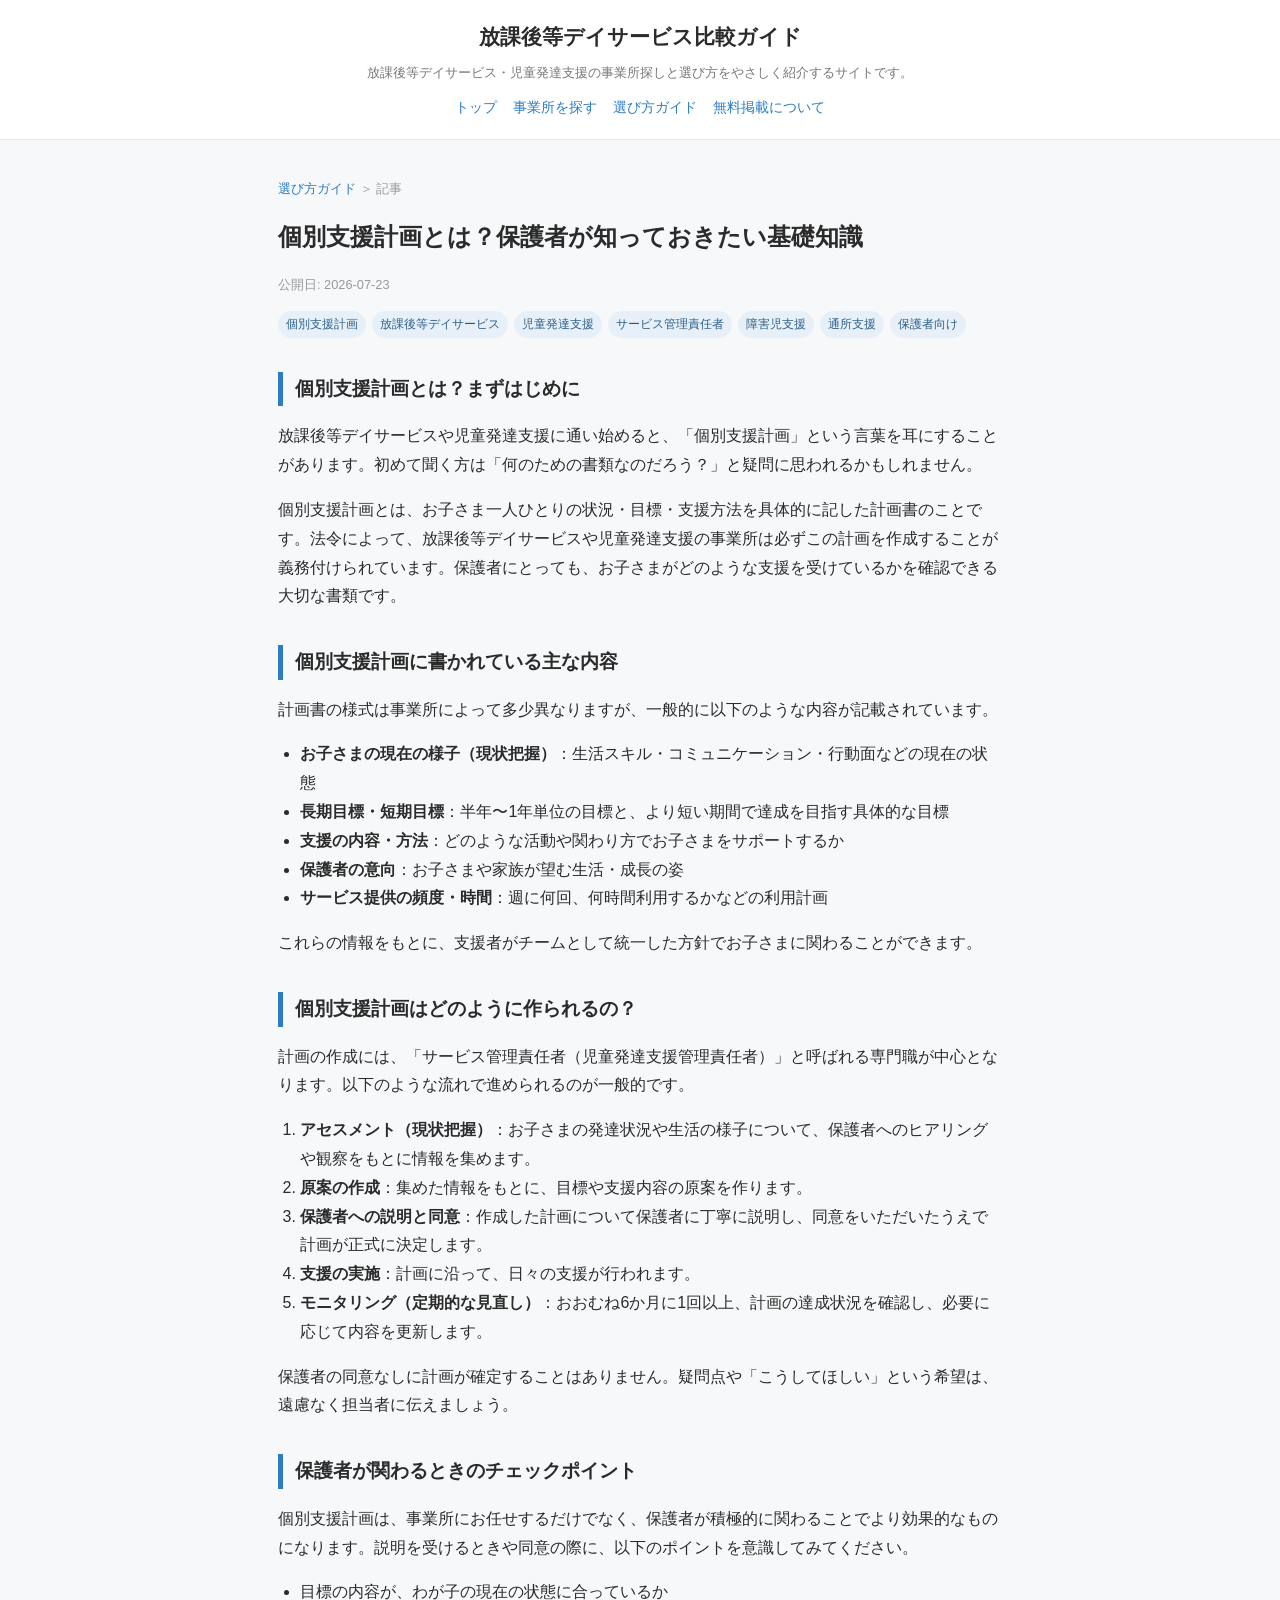
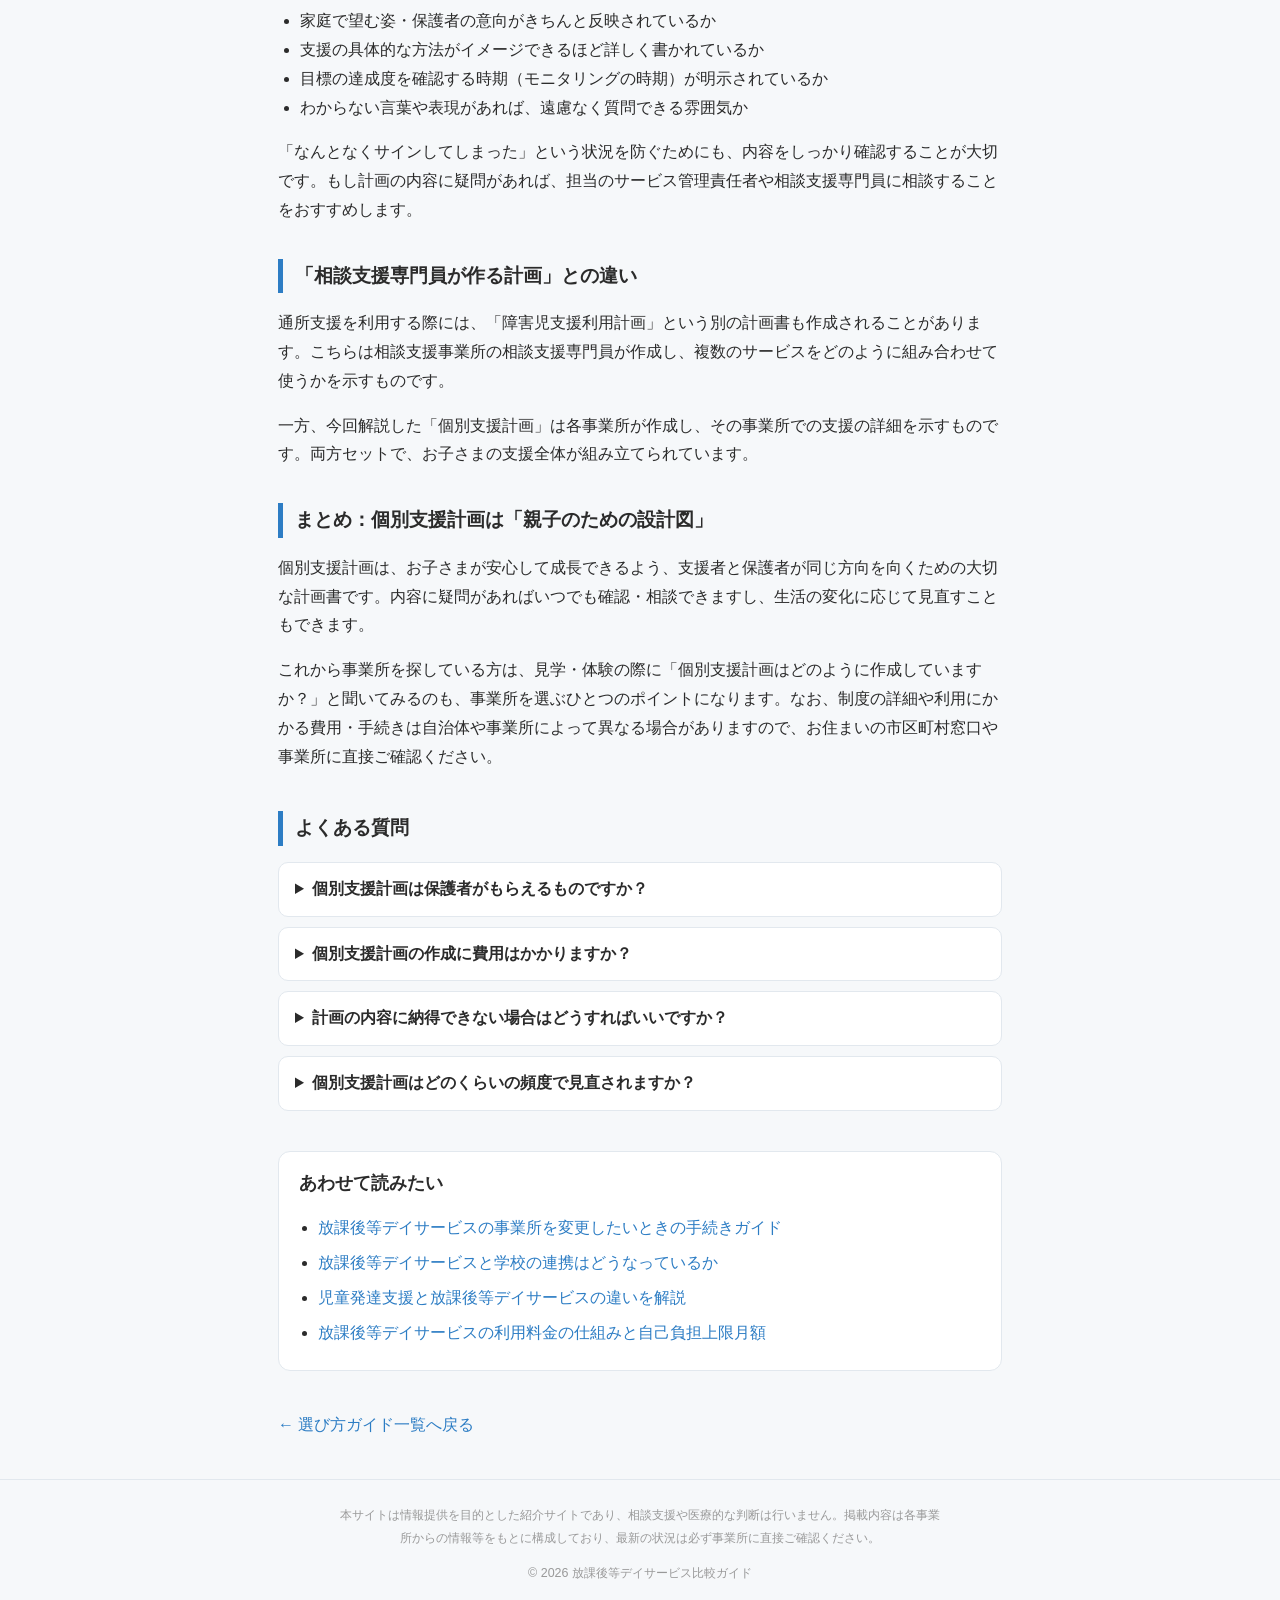
<file: docs/post-009.html>
<!DOCTYPE html>
<html lang="ja">
<head>
<meta charset="utf-8">
<meta name="viewport" content="width=device-width, initial-scale=1">
<title>個別支援計画とは？保護者が知っておきたい基礎知識</title>
<meta name="description" content="個別支援計画は、放課後等デイサービス・児童発達支援で必ず作成されるお子さまへの支援の設計図です。内容・作成の流れ・保護者の関わり方をわかりやすく解説します。">
<meta name="robots" content="index,follow">
<link rel="canonical" href="https://ham225.github.io/houkago-day-guide/post-009.html">
<meta property="og:title" content="個別支援計画とは？保護者が知っておきたい基礎知識">
<meta property="og:description" content="個別支援計画は、放課後等デイサービス・児童発達支援で必ず作成されるお子さまへの支援の設計図です。内容・作成の流れ・保護者の関わり方をわかりやすく解説します。">
<meta property="og:type" content="article">
<meta property="og:site_name" content="放課後等デイサービス比較ガイド">
<link rel="stylesheet" href="style.css">
<script type="application/ld+json">{"@context": "https://schema.org", "@type": "Article", "headline": "個別支援計画とは？保護者が知っておきたい基礎知識", "description": "個別支援計画は、放課後等デイサービス・児童発達支援で必ず作成されるお子さまへの支援の設計図です。内容・作成の流れ・保護者の関わり方をわかりやすく解説します。", "datePublished": "2026-07-23", "dateModified": "2026-07-23", "author": {"@type": "Organization", "name": "放課後等デイサービス比較ガイド編集部"}, "publisher": {"@type": "Organization", "name": "放課後等デイサービス比較ガイド"}, "mainEntityOfPage": "https://ham225.github.io/houkago-day-guide/post-009.html", "inLanguage": "ja"}</script>
<script type="application/ld+json">{"@context": "https://schema.org", "@type": "HowTo", "name": "個別支援計画とは？保護者が知っておきたい基礎知識", "description": "個別支援計画は、放課後等デイサービス・児童発達支援で必ず作成されるお子さまへの支援の設計図です。内容・作成の流れ・保護者の関わり方をわかりやすく解説します。", "step": [{"@type": "HowToStep", "position": 1, "name": "アセスメントに協力する", "text": "お子さまの生活の様子や困りごと、家庭での様子を担当者に具体的に伝えましょう。情報が多いほど、より実態に合った計画が作れます。"}, {"@type": "HowToStep", "position": 2, "name": "原案の内容をしっかり確認する", "text": "目標や支援方法について説明を受けたら、わからない言葉や納得できない点はその場で質問しましょう。同意前に疑問を解消することが大切です。"}, {"@type": "HowToStep", "position": 3, "name": "保護者の意向を伝える", "text": "「家庭でこうなってほしい」「この部分が心配」という希望や不安を担当者に伝え、計画に反映してもらいましょう。"}, {"@type": "HowToStep", "position": 4, "name": "サインの前に全体を読む", "text": "同意書にサインする前に、計画書全体を通して読み、目標・支援内容・利用頻度が適切かどうかを確認してください。"}, {"@type": "HowToStep", "position": 5, "name": "モニタリングに参加する", "text": "6か月ごとなどの定期見直し（モニタリング）の機会には、ぜひ積極的に参加し、日頃の気づきや変化を伝えましょう。"}, {"@type": "HowToStep", "position": 6, "name": "疑問は相談支援専門員にも相談", "text": "計画の内容や事業所との関わりで迷ったときは、相談支援専門員や市区町村の窓口に相談することも選択肢のひとつです。"}]}</script>
<script type="application/ld+json">{"@context": "https://schema.org", "@type": "FAQPage", "mainEntity": [{"@type": "Question", "name": "個別支援計画は保護者がもらえるものですか？", "acceptedAnswer": {"@type": "Answer", "text": "はい、計画書は保護者に交付されます。事業所によって渡し方（書面・データなど）は異なりますが、内容の説明と同意を得ることが義務付けられています。手元にない場合は事業所に確認してみましょう。"}}, {"@type": "Question", "name": "個別支援計画の作成に費用はかかりますか？", "acceptedAnswer": {"@type": "Answer", "text": "個別支援計画の作成は、通所支援サービスの利用料金に含まれており、計画書作成のみで別途費用が発生することは基本的にありません。ただし費用の詳細は自治体や事業所によって異なる場合があります。"}}, {"@type": "Question", "name": "計画の内容に納得できない場合はどうすればいいですか？", "acceptedAnswer": {"@type": "Answer", "text": "保護者が同意しなければ計画は確定しません。担当のサービス管理責任者に修正を依頼することができます。それでも解決しない場合は、相談支援専門員やお住まいの市区町村窓口に相談してください。"}}, {"@type": "Question", "name": "個別支援計画はどのくらいの頻度で見直されますか？", "acceptedAnswer": {"@type": "Answer", "text": "法令上、少なくとも6か月に1回以上のモニタリング（見直し）が義務付けられています。お子さまの状態が大きく変わったときなど、必要に応じてそれ以前に見直しを求めることも可能です。"}}]}</script>
<!-- AdSense用: 審査通過後にここへ広告コードを貼る -->
</head>
<body>
<header class="site-header">
  <a class="site-title" href="index.html">放課後等デイサービス比較ガイド</a>
  <p class="site-tagline">放課後等デイサービス・児童発達支援の事業所探しと選び方をやさしく紹介するサイトです。</p>
  <nav class="site-nav">
    <a href="index.html">トップ</a>
    <a href="facilities.html">事業所を探す</a>
    <a href="articles.html">選び方ガイド</a>
    <a href="about-listing.html">無料掲載について</a>
  </nav>
</header>
<main class="container">

<article>
  <p class="crumb"><a href="articles.html">選び方ガイド</a> ＞ 記事</p>
  <h1>個別支援計画とは？保護者が知っておきたい基礎知識</h1>
  <p class="meta">公開日: 2026-07-23</p>
  <div class="tags"><span class="tag">個別支援計画</span><span class="tag">放課後等デイサービス</span><span class="tag">児童発達支援</span><span class="tag">サービス管理責任者</span><span class="tag">障害児支援</span><span class="tag">通所支援</span><span class="tag">保護者向け</span></div>
  <div class="article-body">
  <h2>個別支援計画とは？まずはじめに</h2><p>放課後等デイサービスや児童発達支援に通い始めると、「個別支援計画」という言葉を耳にすることがあります。初めて聞く方は「何のための書類なのだろう？」と疑問に思われるかもしれません。</p><p>個別支援計画とは、お子さま一人ひとりの状況・目標・支援方法を具体的に記した計画書のことです。法令によって、放課後等デイサービスや児童発達支援の事業所は必ずこの計画を作成することが義務付けられています。保護者にとっても、お子さまがどのような支援を受けているかを確認できる大切な書類です。</p><h2>個別支援計画に書かれている主な内容</h2><p>計画書の様式は事業所によって多少異なりますが、一般的に以下のような内容が記載されています。</p><ul><li><strong>お子さまの現在の様子（現状把握）</strong>：生活スキル・コミュニケーション・行動面などの現在の状態</li><li><strong>長期目標・短期目標</strong>：半年〜1年単位の目標と、より短い期間で達成を目指す具体的な目標</li><li><strong>支援の内容・方法</strong>：どのような活動や関わり方でお子さまをサポートするか</li><li><strong>保護者の意向</strong>：お子さまや家族が望む生活・成長の姿</li><li><strong>サービス提供の頻度・時間</strong>：週に何回、何時間利用するかなどの利用計画</li></ul><p>これらの情報をもとに、支援者がチームとして統一した方針でお子さまに関わることができます。</p><h2>個別支援計画はどのように作られるの？</h2><p>計画の作成には、「サービス管理責任者（児童発達支援管理責任者）」と呼ばれる専門職が中心となります。以下のような流れで進められるのが一般的です。</p><ol><li><strong>アセスメント（現状把握）</strong>：お子さまの発達状況や生活の様子について、保護者へのヒアリングや観察をもとに情報を集めます。</li><li><strong>原案の作成</strong>：集めた情報をもとに、目標や支援内容の原案を作ります。</li><li><strong>保護者への説明と同意</strong>：作成した計画について保護者に丁寧に説明し、同意をいただいたうえで計画が正式に決定します。</li><li><strong>支援の実施</strong>：計画に沿って、日々の支援が行われます。</li><li><strong>モニタリング（定期的な見直し）</strong>：おおむね6か月に1回以上、計画の達成状況を確認し、必要に応じて内容を更新します。</li></ol><p>保護者の同意なしに計画が確定することはありません。疑問点や「こうしてほしい」という希望は、遠慮なく担当者に伝えましょう。</p><h2>保護者が関わるときのチェックポイント</h2><p>個別支援計画は、事業所にお任せするだけでなく、保護者が積極的に関わることでより効果的なものになります。説明を受けるときや同意の際に、以下のポイントを意識してみてください。</p><ul><li>目標の内容が、わが子の現在の状態に合っているか</li><li>家庭で望む姿・保護者の意向がきちんと反映されているか</li><li>支援の具体的な方法がイメージできるほど詳しく書かれているか</li><li>目標の達成度を確認する時期（モニタリングの時期）が明示されているか</li><li>わからない言葉や表現があれば、遠慮なく質問できる雰囲気か</li></ul><p>「なんとなくサインしてしまった」という状況を防ぐためにも、内容をしっかり確認することが大切です。もし計画の内容に疑問があれば、担当のサービス管理責任者や相談支援専門員に相談することをおすすめします。</p><h2>「相談支援専門員が作る計画」との違い</h2><p>通所支援を利用する際には、「障害児支援利用計画」という別の計画書も作成されることがあります。こちらは相談支援事業所の相談支援専門員が作成し、複数のサービスをどのように組み合わせて使うかを示すものです。</p><p>一方、今回解説した「個別支援計画」は各事業所が作成し、その事業所での支援の詳細を示すものです。両方セットで、お子さまの支援全体が組み立てられています。</p><h2>まとめ：個別支援計画は「親子のための設計図」</h2><p>個別支援計画は、お子さまが安心して成長できるよう、支援者と保護者が同じ方向を向くための大切な計画書です。内容に疑問があればいつでも確認・相談できますし、生活の変化に応じて見直すこともできます。</p><p>これから事業所を探している方は、見学・体験の際に「個別支援計画はどのように作成していますか？」と聞いてみるのも、事業所を選ぶひとつのポイントになります。なお、制度の詳細や利用にかかる費用・手続きは自治体や事業所によって異なる場合がありますので、お住まいの市区町村窓口や事業所に直接ご確認ください。</p>
  </div>
  <section class='faq'><h2>よくある質問</h2><details class='faq-item'><summary>個別支援計画は保護者がもらえるものですか？</summary><p>はい、計画書は保護者に交付されます。事業所によって渡し方（書面・データなど）は異なりますが、内容の説明と同意を得ることが義務付けられています。手元にない場合は事業所に確認してみましょう。</p></details><details class='faq-item'><summary>個別支援計画の作成に費用はかかりますか？</summary><p>個別支援計画の作成は、通所支援サービスの利用料金に含まれており、計画書作成のみで別途費用が発生することは基本的にありません。ただし費用の詳細は自治体や事業所によって異なる場合があります。</p></details><details class='faq-item'><summary>計画の内容に納得できない場合はどうすればいいですか？</summary><p>保護者が同意しなければ計画は確定しません。担当のサービス管理責任者に修正を依頼することができます。それでも解決しない場合は、相談支援専門員やお住まいの市区町村窓口に相談してください。</p></details><details class='faq-item'><summary>個別支援計画はどのくらいの頻度で見直されますか？</summary><p>法令上、少なくとも6か月に1回以上のモニタリング（見直し）が義務付けられています。お子さまの状態が大きく変わったときなど、必要に応じてそれ以前に見直しを求めることも可能です。</p></details></section>
  <nav class='related'><h2>あわせて読みたい</h2><ul><li><a href='post-010.html'>放課後等デイサービスの事業所を変更したいときの手続きガイド</a></li><li><a href='post-008.html'>放課後等デイサービスと学校の連携はどうなっているか</a></li><li><a href='post-006.html'>児童発達支援と放課後等デイサービスの違いを解説</a></li><li><a href='post-005.html'>放課後等デイサービスの利用料金の仕組みと自己負担上限月額</a></li></ul></nav>
  <p class="back"><a href="articles.html">← 選び方ガイド一覧へ戻る</a></p>
</article>

</main>
<footer class="site-footer">
  <p class="disclaimer">本サイトは情報提供を目的とした紹介サイトであり、相談支援や医療的な判断は行いません。掲載内容は各事業所からの情報等をもとに構成しており、最新の状況は必ず事業所に直接ご確認ください。</p>
  <p>&copy; 2026 放課後等デイサービス比較ガイド</p>
</footer>
</body>
</html>
</file>
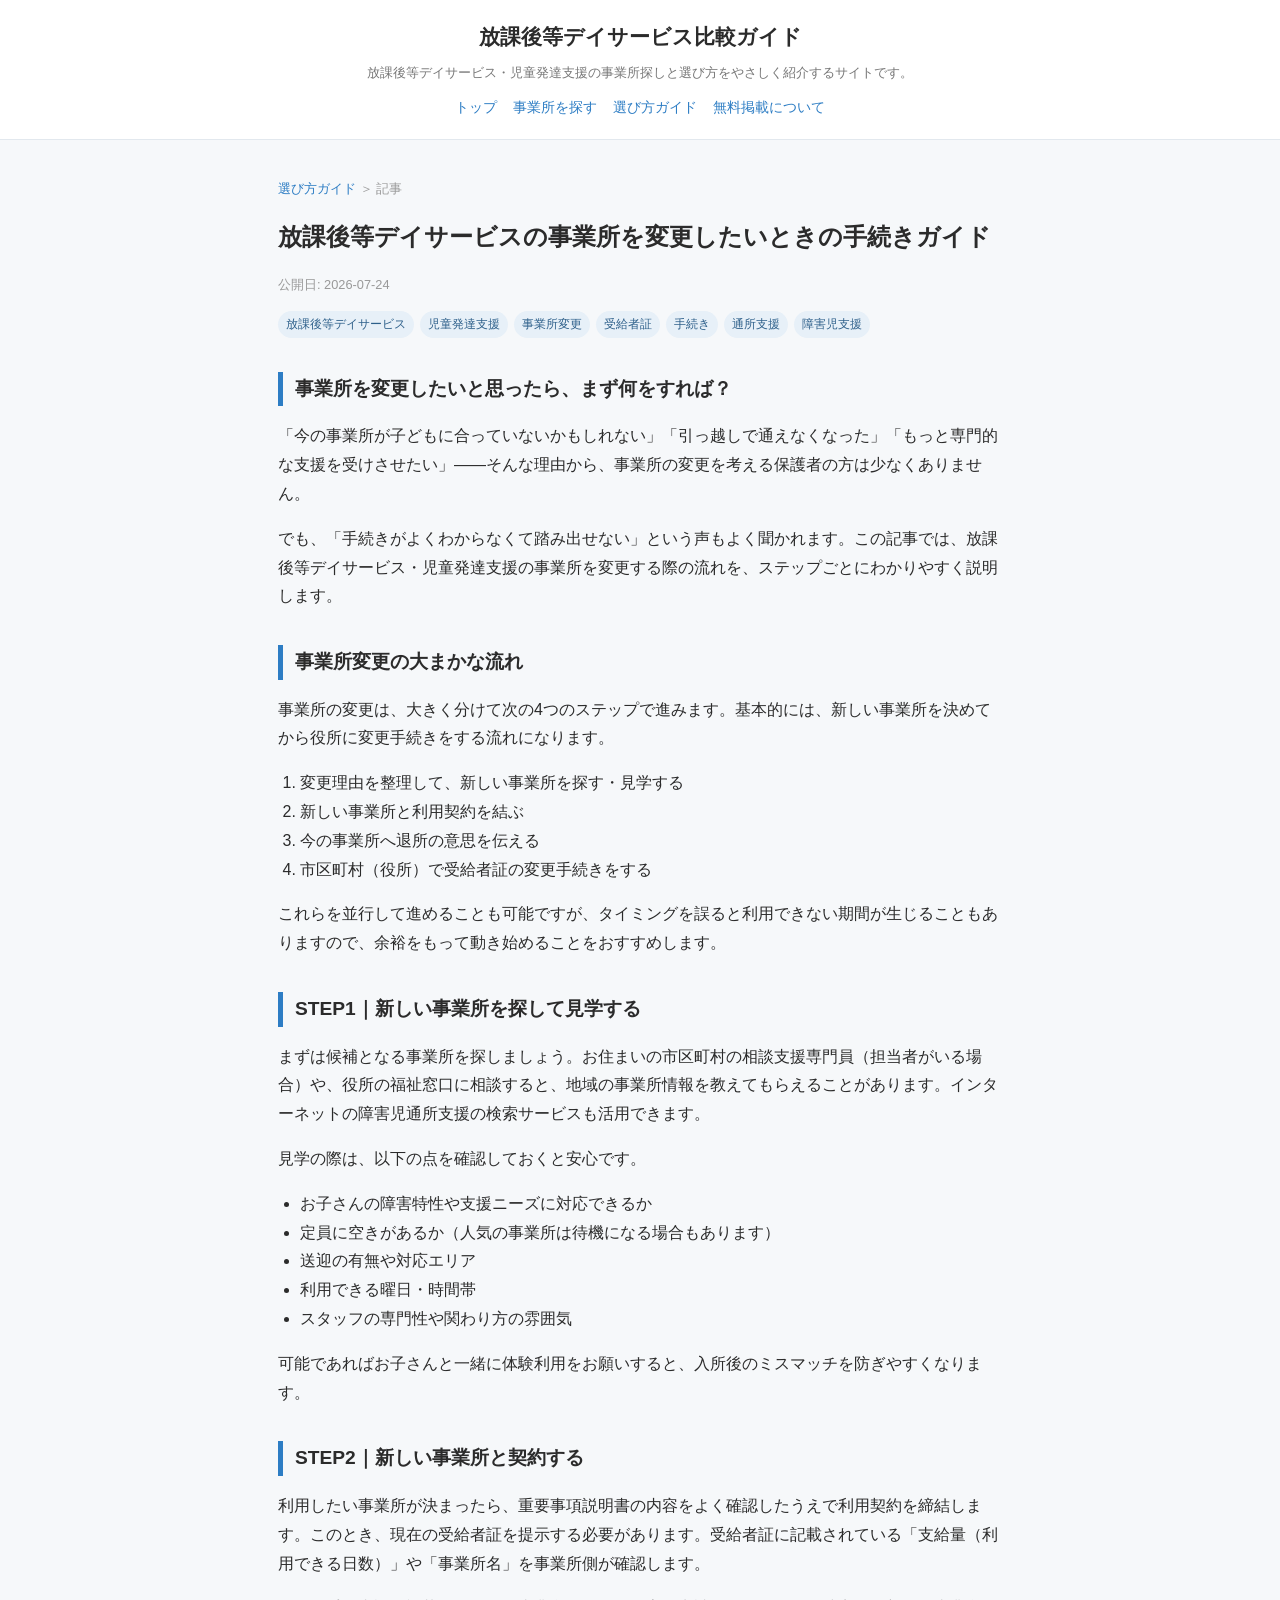
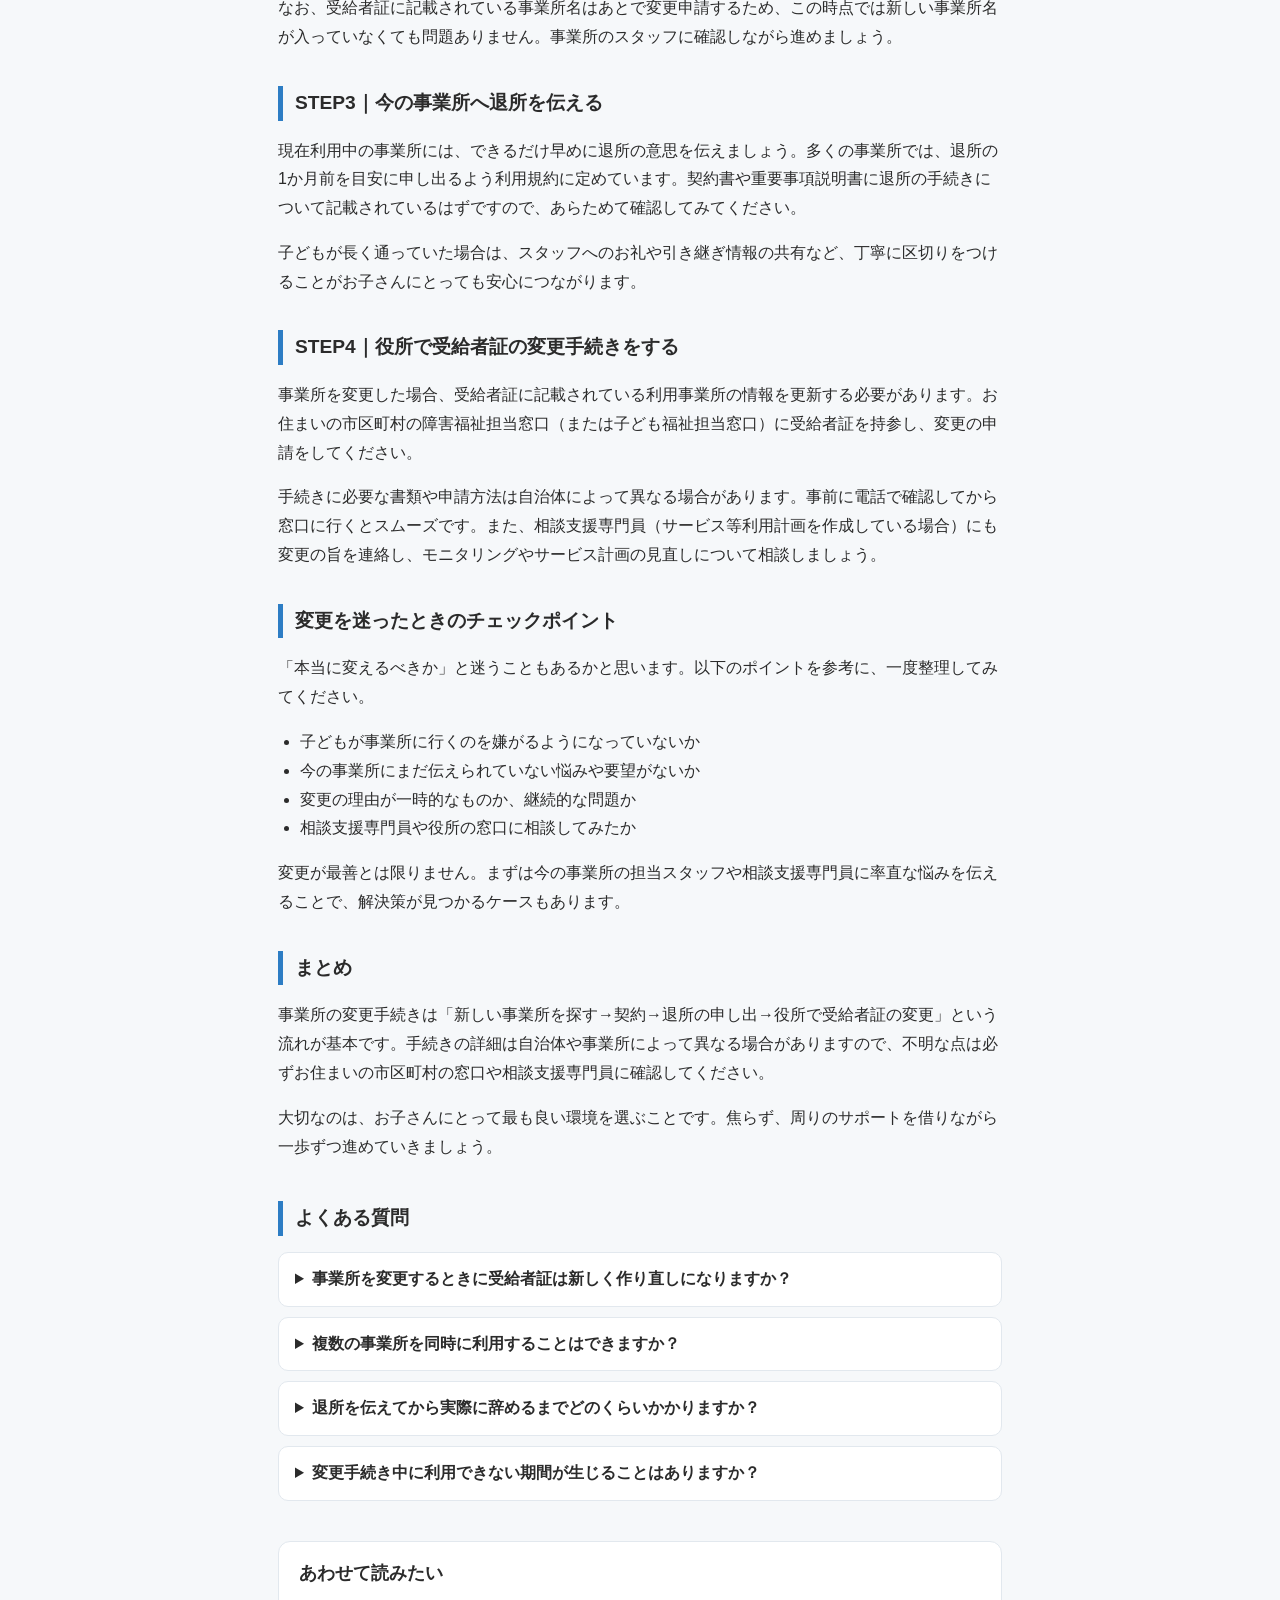
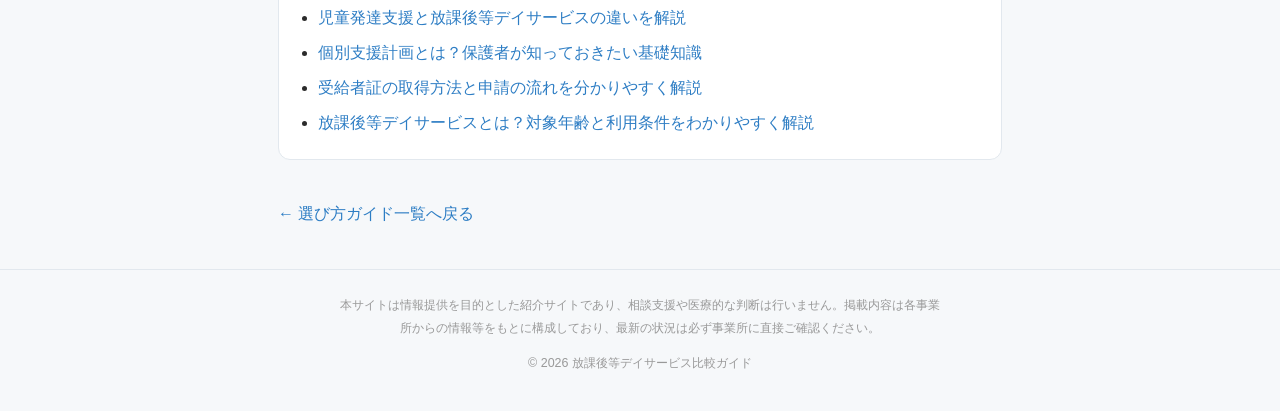
<file: docs/post-010.html>
<!DOCTYPE html>
<html lang="ja">
<head>
<meta charset="utf-8">
<meta name="viewport" content="width=device-width, initial-scale=1">
<title>放課後等デイサービスの事業所を変更したいときの手続きガイド</title>
<meta name="description" content="放課後等デイサービスや児童発達支援の事業所を変えたいと思ったとき、どんな手続きが必要？退所の流れから新しい事業所の探し方、受給者証の変更まで、保護者が迷わないよう具体的に解説します。">
<meta name="robots" content="index,follow">
<link rel="canonical" href="https://ham225.github.io/houkago-day-guide/post-010.html">
<meta property="og:title" content="放課後等デイサービスの事業所を変更したいときの手続きガイド">
<meta property="og:description" content="放課後等デイサービスや児童発達支援の事業所を変えたいと思ったとき、どんな手続きが必要？退所の流れから新しい事業所の探し方、受給者証の変更まで、保護者が迷わないよう具体的に解説します。">
<meta property="og:type" content="article">
<meta property="og:site_name" content="放課後等デイサービス比較ガイド">
<link rel="stylesheet" href="style.css">
<script type="application/ld+json">{"@context": "https://schema.org", "@type": "Article", "headline": "放課後等デイサービスの事業所を変更したいときの手続きガイド", "description": "放課後等デイサービスや児童発達支援の事業所を変えたいと思ったとき、どんな手続きが必要？退所の流れから新しい事業所の探し方、受給者証の変更まで、保護者が迷わないよう具体的に解説します。", "datePublished": "2026-07-24", "dateModified": "2026-07-24", "author": {"@type": "Organization", "name": "放課後等デイサービス比較ガイド編集部"}, "publisher": {"@type": "Organization", "name": "放課後等デイサービス比較ガイド"}, "mainEntityOfPage": "https://ham225.github.io/houkago-day-guide/post-010.html", "inLanguage": "ja"}</script>
<script type="application/ld+json">{"@context": "https://schema.org", "@type": "HowTo", "name": "放課後等デイサービスの事業所を変更したいときの手続きガイド", "description": "放課後等デイサービスや児童発達支援の事業所を変えたいと思ったとき、どんな手続きが必要？退所の流れから新しい事業所の探し方、受給者証の変更まで、保護者が迷わないよう具体的に解説します。", "step": [{"@type": "HowToStep", "position": 1, "name": "変更理由を整理する", "text": "なぜ変更したいのかを明確にしておくと、新しい事業所選びや担当者への説明がスムーズになります。"}, {"@type": "HowToStep", "position": 2, "name": "新しい事業所を探して見学する", "text": "役所の窓口や相談支援専門員に相談し、候補の事業所を見学・体験利用してみましょう。"}, {"@type": "HowToStep", "position": 3, "name": "新しい事業所と契約を結ぶ", "text": "重要事項説明書をしっかり確認し、受給者証を提示したうえで利用契約を締結します。"}, {"@type": "HowToStep", "position": 4, "name": "今の事業所に退所を申し出る", "text": "退所は1か月前を目安に伝えるのが一般的です。利用規約や契約書で事前に確認してください。"}, {"@type": "HowToStep", "position": 5, "name": "役所で受給者証を変更する", "text": "お住まいの市区町村の担当窓口で、受給者証に記載の事業所情報を更新する申請をしましょう。"}, {"@type": "HowToStep", "position": 6, "name": "相談支援専門員へ連絡する", "text": "サービス等利用計画がある場合は、相談支援専門員にも変更を連絡し、計画の見直しを相談しましょう。"}]}</script>
<script type="application/ld+json">{"@context": "https://schema.org", "@type": "FAQPage", "mainEntity": [{"@type": "Question", "name": "事業所を変更するときに受給者証は新しく作り直しになりますか？", "acceptedAnswer": {"@type": "Answer", "text": "受給者証そのものを新しく発行し直すわけではなく、記載内容（利用事業所など）を変更する手続きを行います。手続きの方法は自治体によって異なるため、担当窓口にご確認ください。"}}, {"@type": "Question", "name": "複数の事業所を同時に利用することはできますか？", "acceptedAnswer": {"@type": "Answer", "text": "受給者証の支給量（利用日数）の範囲内であれば、複数の事業所を併用することが可能です。詳細な条件はお住まいの自治体によって異なりますので、役所の窓口にご相談ください。"}}, {"@type": "Question", "name": "退所を伝えてから実際に辞めるまでどのくらいかかりますか？", "acceptedAnswer": {"@type": "Answer", "text": "多くの事業所では退所の1か月前までに申し出ることを求めています。ただし事業所によって異なるため、利用中の契約書や重要事項説明書を確認するか、スタッフに直接確認してみてください。"}}, {"@type": "Question", "name": "変更手続き中に利用できない期間が生じることはありますか？", "acceptedAnswer": {"@type": "Answer", "text": "受給者証の変更手続きのタイミングによっては、一時的に新しい事業所を正式に利用できない期間が生じる場合があります。スムーズに移行できるよう、早めに動き始めることをおすすめします。"}}]}</script>
<!-- AdSense用: 審査通過後にここへ広告コードを貼る -->
</head>
<body>
<header class="site-header">
  <a class="site-title" href="index.html">放課後等デイサービス比較ガイド</a>
  <p class="site-tagline">放課後等デイサービス・児童発達支援の事業所探しと選び方をやさしく紹介するサイトです。</p>
  <nav class="site-nav">
    <a href="index.html">トップ</a>
    <a href="facilities.html">事業所を探す</a>
    <a href="articles.html">選び方ガイド</a>
    <a href="about-listing.html">無料掲載について</a>
  </nav>
</header>
<main class="container">

<article>
  <p class="crumb"><a href="articles.html">選び方ガイド</a> ＞ 記事</p>
  <h1>放課後等デイサービスの事業所を変更したいときの手続きガイド</h1>
  <p class="meta">公開日: 2026-07-24</p>
  <div class="tags"><span class="tag">放課後等デイサービス</span><span class="tag">児童発達支援</span><span class="tag">事業所変更</span><span class="tag">受給者証</span><span class="tag">手続き</span><span class="tag">通所支援</span><span class="tag">障害児支援</span></div>
  <div class="article-body">
  <h2>事業所を変更したいと思ったら、まず何をすれば？</h2><p>「今の事業所が子どもに合っていないかもしれない」「引っ越しで通えなくなった」「もっと専門的な支援を受けさせたい」——そんな理由から、事業所の変更を考える保護者の方は少なくありません。</p><p>でも、「手続きがよくわからなくて踏み出せない」という声もよく聞かれます。この記事では、放課後等デイサービス・児童発達支援の事業所を変更する際の流れを、ステップごとにわかりやすく説明します。</p><h2>事業所変更の大まかな流れ</h2><p>事業所の変更は、大きく分けて次の4つのステップで進みます。基本的には、新しい事業所を決めてから役所に変更手続きをする流れになります。</p><ol><li>変更理由を整理して、新しい事業所を探す・見学する</li><li>新しい事業所と利用契約を結ぶ</li><li>今の事業所へ退所の意思を伝える</li><li>市区町村（役所）で受給者証の変更手続きをする</li></ol><p>これらを並行して進めることも可能ですが、タイミングを誤ると利用できない期間が生じることもありますので、余裕をもって動き始めることをおすすめします。</p><h2>STEP1｜新しい事業所を探して見学する</h2><p>まずは候補となる事業所を探しましょう。お住まいの市区町村の相談支援専門員（担当者がいる場合）や、役所の福祉窓口に相談すると、地域の事業所情報を教えてもらえることがあります。インターネットの障害児通所支援の検索サービスも活用できます。</p><p>見学の際は、以下の点を確認しておくと安心です。</p><ul><li>お子さんの障害特性や支援ニーズに対応できるか</li><li>定員に空きがあるか（人気の事業所は待機になる場合もあります）</li><li>送迎の有無や対応エリア</li><li>利用できる曜日・時間帯</li><li>スタッフの専門性や関わり方の雰囲気</li></ul><p>可能であればお子さんと一緒に体験利用をお願いすると、入所後のミスマッチを防ぎやすくなります。</p><h2>STEP2｜新しい事業所と契約する</h2><p>利用したい事業所が決まったら、重要事項説明書の内容をよく確認したうえで利用契約を締結します。このとき、現在の受給者証を提示する必要があります。受給者証に記載されている「支給量（利用できる日数）」や「事業所名」を事業所側が確認します。</p><p>なお、受給者証に記載されている事業所名はあとで変更申請するため、この時点では新しい事業所名が入っていなくても問題ありません。事業所のスタッフに確認しながら進めましょう。</p><h2>STEP3｜今の事業所へ退所を伝える</h2><p>現在利用中の事業所には、できるだけ早めに退所の意思を伝えましょう。多くの事業所では、退所の1か月前を目安に申し出るよう利用規約に定めています。契約書や重要事項説明書に退所の手続きについて記載されているはずですので、あらためて確認してみてください。</p><p>子どもが長く通っていた場合は、スタッフへのお礼や引き継ぎ情報の共有など、丁寧に区切りをつけることがお子さんにとっても安心につながります。</p><h2>STEP4｜役所で受給者証の変更手続きをする</h2><p>事業所を変更した場合、受給者証に記載されている利用事業所の情報を更新する必要があります。お住まいの市区町村の障害福祉担当窓口（または子ども福祉担当窓口）に受給者証を持参し、変更の申請をしてください。</p><p>手続きに必要な書類や申請方法は自治体によって異なる場合があります。事前に電話で確認してから窓口に行くとスムーズです。また、相談支援専門員（サービス等利用計画を作成している場合）にも変更の旨を連絡し、モニタリングやサービス計画の見直しについて相談しましょう。</p><h2>変更を迷ったときのチェックポイント</h2><p>「本当に変えるべきか」と迷うこともあるかと思います。以下のポイントを参考に、一度整理してみてください。</p><ul><li>子どもが事業所に行くのを嫌がるようになっていないか</li><li>今の事業所にまだ伝えられていない悩みや要望がないか</li><li>変更の理由が一時的なものか、継続的な問題か</li><li>相談支援専門員や役所の窓口に相談してみたか</li></ul><p>変更が最善とは限りません。まずは今の事業所の担当スタッフや相談支援専門員に率直な悩みを伝えることで、解決策が見つかるケースもあります。</p><h2>まとめ</h2><p>事業所の変更手続きは「新しい事業所を探す→契約→退所の申し出→役所で受給者証の変更」という流れが基本です。手続きの詳細は自治体や事業所によって異なる場合がありますので、不明な点は必ずお住まいの市区町村の窓口や相談支援専門員に確認してください。</p><p>大切なのは、お子さんにとって最も良い環境を選ぶことです。焦らず、周りのサポートを借りながら一歩ずつ進めていきましょう。</p>
  </div>
  <section class='faq'><h2>よくある質問</h2><details class='faq-item'><summary>事業所を変更するときに受給者証は新しく作り直しになりますか？</summary><p>受給者証そのものを新しく発行し直すわけではなく、記載内容（利用事業所など）を変更する手続きを行います。手続きの方法は自治体によって異なるため、担当窓口にご確認ください。</p></details><details class='faq-item'><summary>複数の事業所を同時に利用することはできますか？</summary><p>受給者証の支給量（利用日数）の範囲内であれば、複数の事業所を併用することが可能です。詳細な条件はお住まいの自治体によって異なりますので、役所の窓口にご相談ください。</p></details><details class='faq-item'><summary>退所を伝えてから実際に辞めるまでどのくらいかかりますか？</summary><p>多くの事業所では退所の1か月前までに申し出ることを求めています。ただし事業所によって異なるため、利用中の契約書や重要事項説明書を確認するか、スタッフに直接確認してみてください。</p></details><details class='faq-item'><summary>変更手続き中に利用できない期間が生じることはありますか？</summary><p>受給者証の変更手続きのタイミングによっては、一時的に新しい事業所を正式に利用できない期間が生じる場合があります。スムーズに移行できるよう、早めに動き始めることをおすすめします。</p></details></section>
  <nav class='related'><h2>あわせて読みたい</h2><ul><li><a href='post-006.html'>児童発達支援と放課後等デイサービスの違いを解説</a></li><li><a href='post-009.html'>個別支援計画とは？保護者が知っておきたい基礎知識</a></li><li><a href='post-002.html'>受給者証の取得方法と申請の流れを分かりやすく解説</a></li><li><a href='post-001.html'>放課後等デイサービスとは？対象年齢と利用条件をわかりやすく解説</a></li></ul></nav>
  <p class="back"><a href="articles.html">← 選び方ガイド一覧へ戻る</a></p>
</article>

</main>
<footer class="site-footer">
  <p class="disclaimer">本サイトは情報提供を目的とした紹介サイトであり、相談支援や医療的な判断は行いません。掲載内容は各事業所からの情報等をもとに構成しており、最新の状況は必ず事業所に直接ご確認ください。</p>
  <p>&copy; 2026 放課後等デイサービス比較ガイド</p>
</footer>
</body>
</html>
</file>
<file: docs/style.css>
:root{--bg:#f6f8fa;--ink:#2b2b2b;--accent:#2d7dc4;--card:#fff;--line:#e2e8ee}
*{box-sizing:border-box}body{margin:0;font-family:-apple-system,"Hiragino Kaku Gothic ProN","Yu Gothic",sans-serif;
background:var(--bg);color:var(--ink);line-height:1.8}
a{color:var(--accent);text-decoration:none}a:hover{text-decoration:underline}
.site-header{background:#fff;border-bottom:1px solid var(--line);padding:18px 20px;text-align:center}
.site-title{font-size:1.3rem;font-weight:700;color:var(--ink)}
.site-tagline{margin:6px 0 0;font-size:.8rem;color:#777}
.site-nav{margin-top:12px;display:flex;gap:16px;justify-content:center;flex-wrap:wrap;font-size:.85rem}
.container{max-width:760px;margin:0 auto;padding:24px 18px}
.index-h1{font-size:1.5rem}.index-lead{color:#555}
.section-h2{font-size:1.15rem;border-left:5px solid var(--accent);padding-left:12px;margin-top:34px}
.card-list{list-style:none;padding:0;margin:0;display:grid;gap:14px}
.card a{display:block;background:var(--card);border:1px solid var(--line);border-radius:12px;
padding:16px 18px;color:var(--ink)}
.card a:hover{border-color:var(--accent);text-decoration:none}
.card-title{display:block;font-weight:700;font-size:1.05rem}
.card-desc{display:block;color:#666;font-size:.85rem;margin:6px 0}
.card-date{display:block;color:#aaa;font-size:.75rem}
.more{margin-top:10px;font-size:.85rem}
.count{color:#999;font-size:.8rem;text-align:center;margin-top:16px}
article h1{font-size:1.5rem;line-height:1.4}
.crumb{font-size:.8rem;color:#999}.meta{color:#999;font-size:.8rem}
.tags{margin:8px 0 20px}.tag{display:inline-block;background:#e7f0f8;color:#2d5f8a;
font-size:.72rem;padding:3px 8px;border-radius:20px;margin-right:6px}
.fac-table{width:100%;border-collapse:collapse;margin:16px 0}
.fac-table th{text-align:left;color:#666;font-size:.85rem;padding:8px 12px 8px 0;width:110px;vertical-align:top}
.fac-table td{padding:8px 0;border-bottom:1px solid var(--line)}
.article-body h2{border-left:5px solid var(--accent);padding-left:12px;margin-top:34px;font-size:1.2rem}
.article-body h3{margin-top:24px;font-size:1.05rem}
.article-body ul,.article-body ol{padding-left:1.4em}
.back{margin-top:40px}
.faq{margin-top:40px}.faq h2{border-left:5px solid var(--accent);padding-left:12px;font-size:1.2rem}
.faq-item{background:var(--card);border:1px solid var(--line);border-radius:10px;padding:12px 16px;margin:10px 0}
.faq-item summary{font-weight:700;cursor:pointer}
.faq-item p{margin:10px 0 0;color:#555}
.related{margin-top:40px;background:var(--card);border:1px solid var(--line);border-radius:12px;padding:16px 20px}
.related h2{font-size:1.1rem;margin-top:0}
.related ul{margin:0;padding-left:1.2em}.related li{margin:6px 0}
.site-footer{border-top:1px solid var(--line);padding:24px 18px;text-align:center;color:#999;font-size:.78rem}
.disclaimer{max-width:600px;margin:0 auto 10px}
</file>
